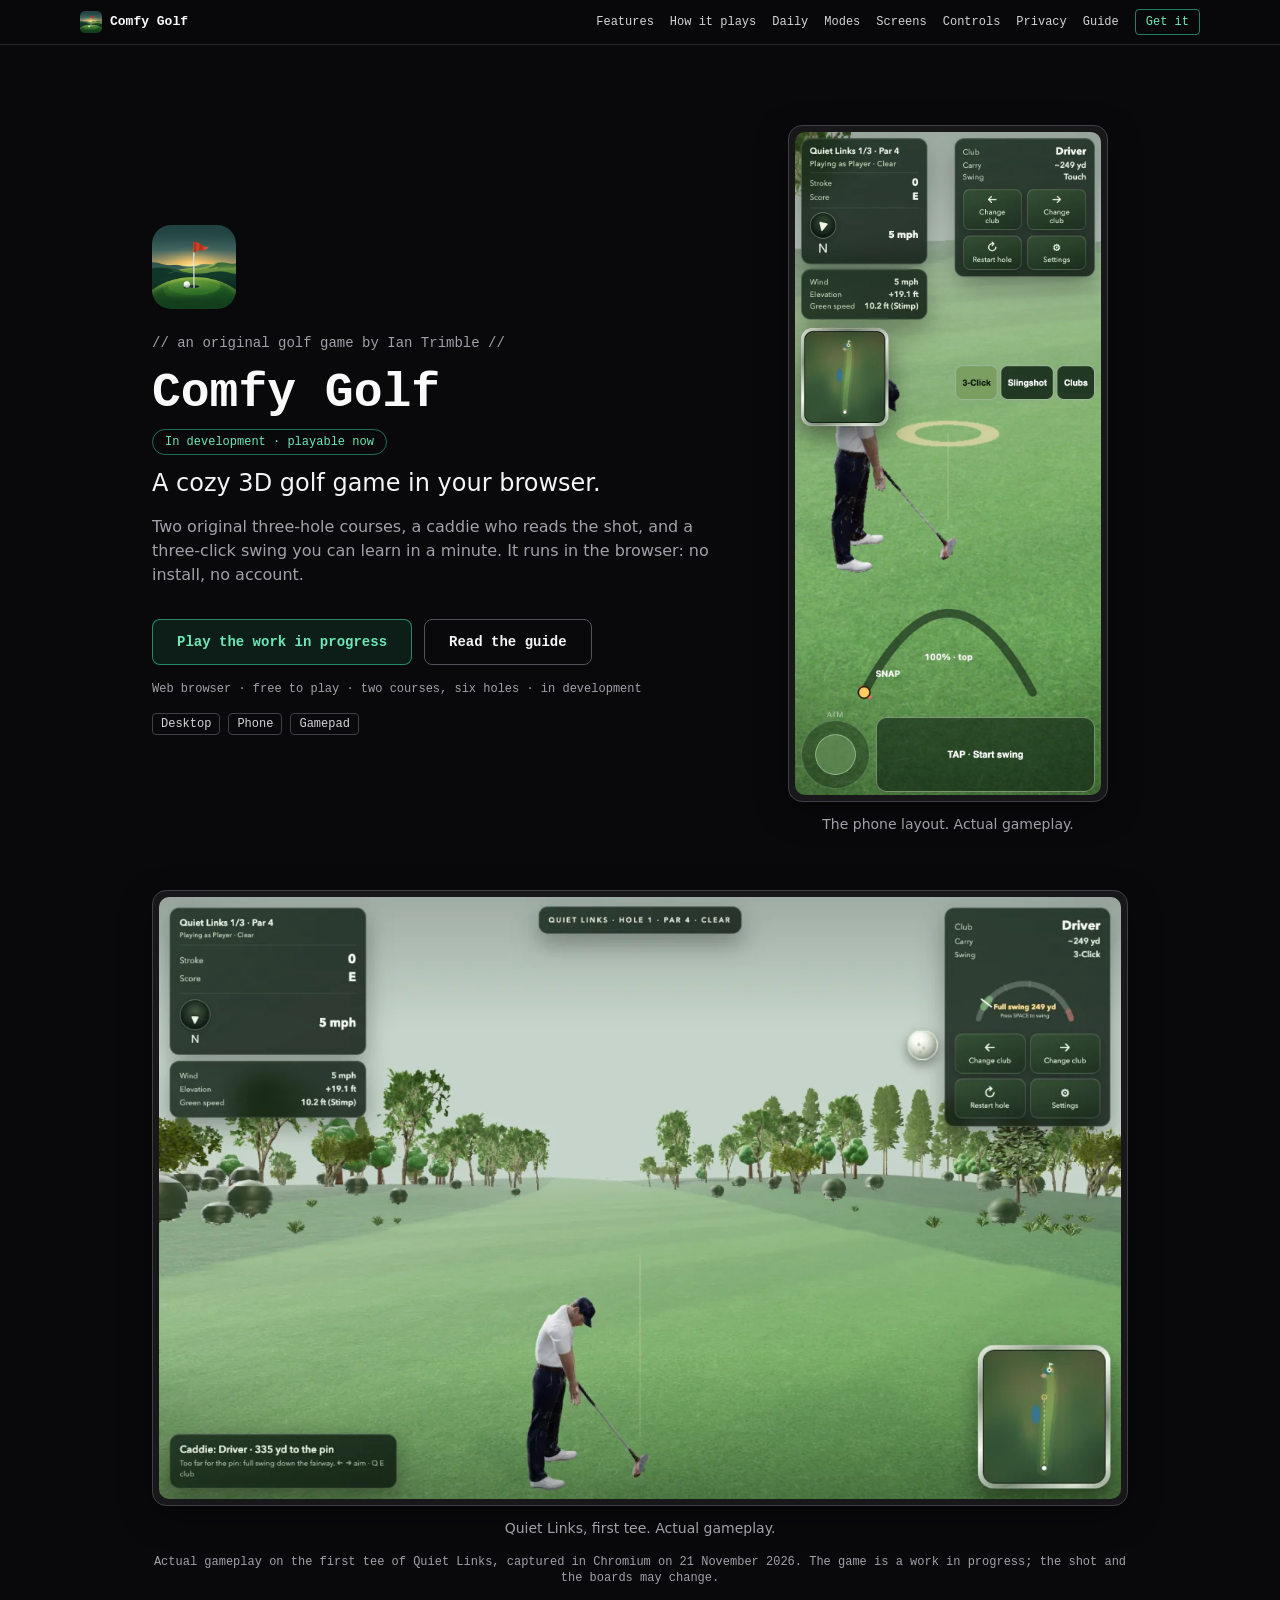
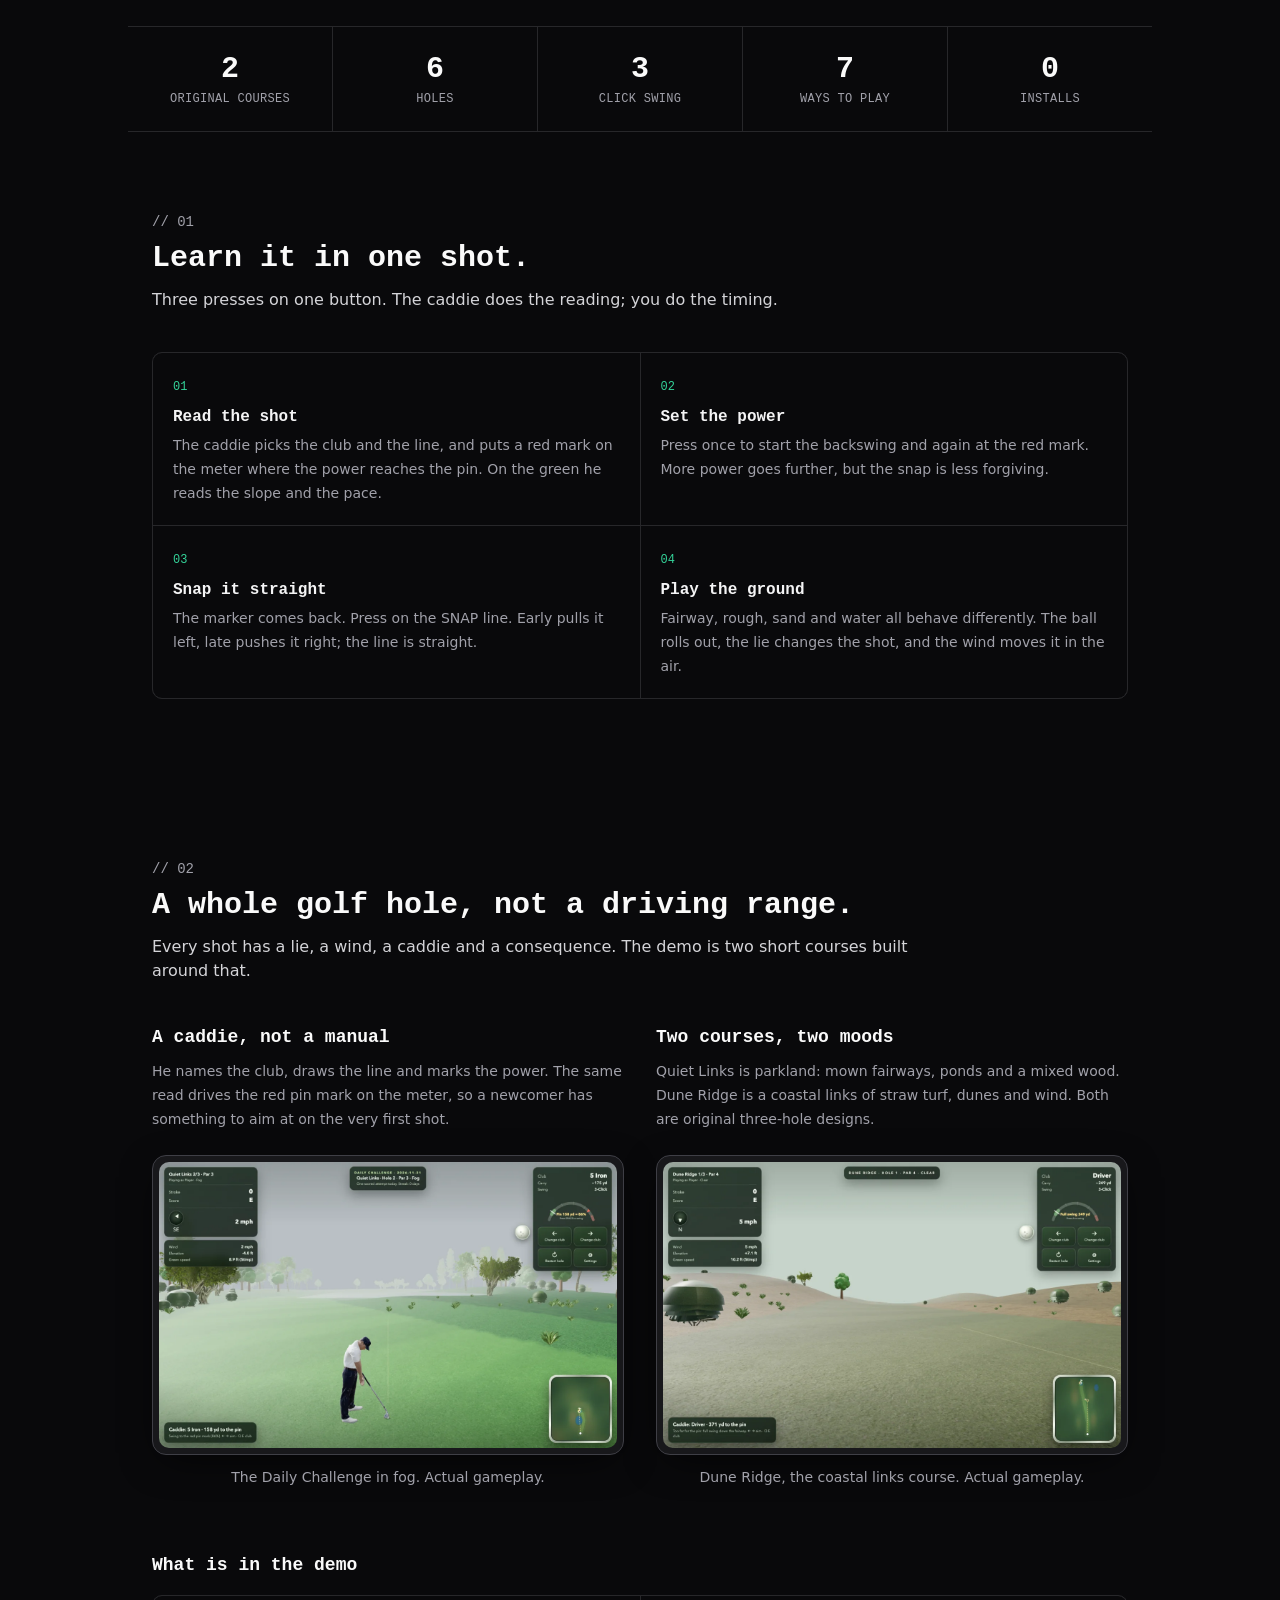
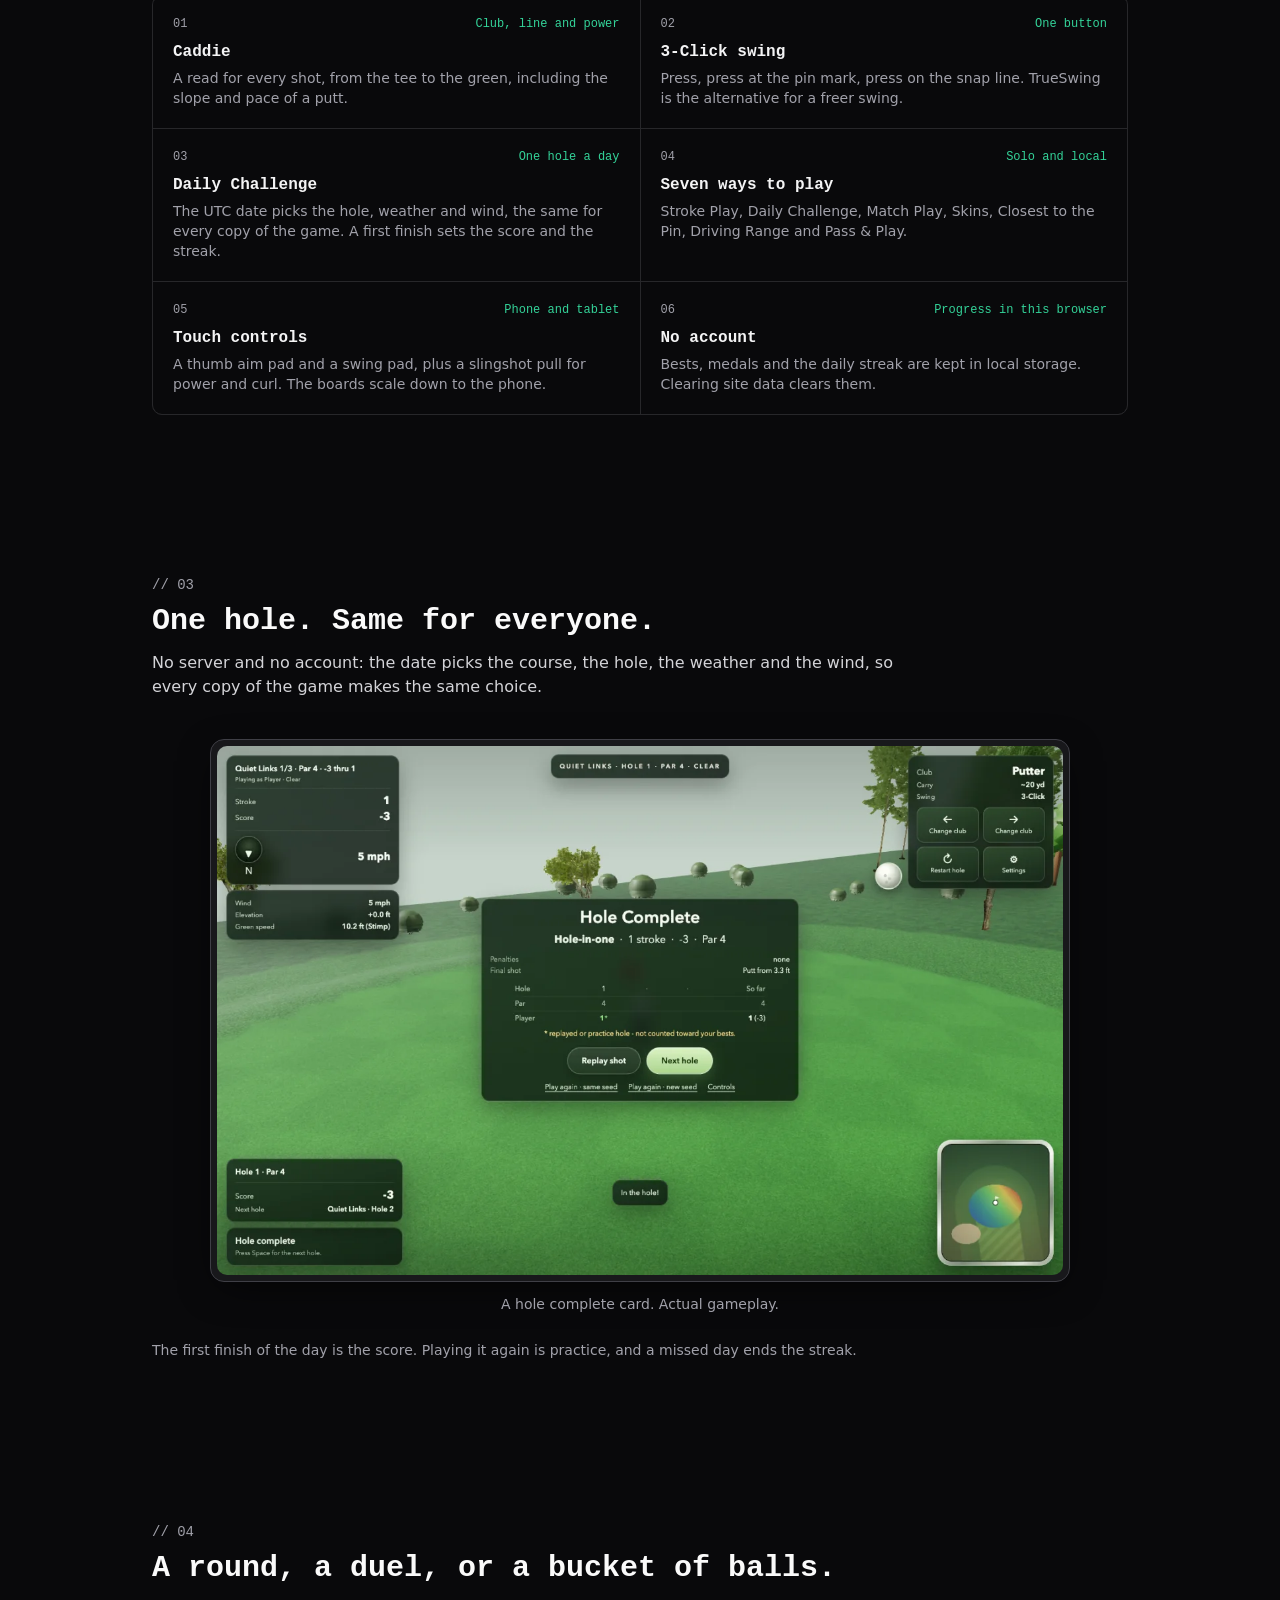
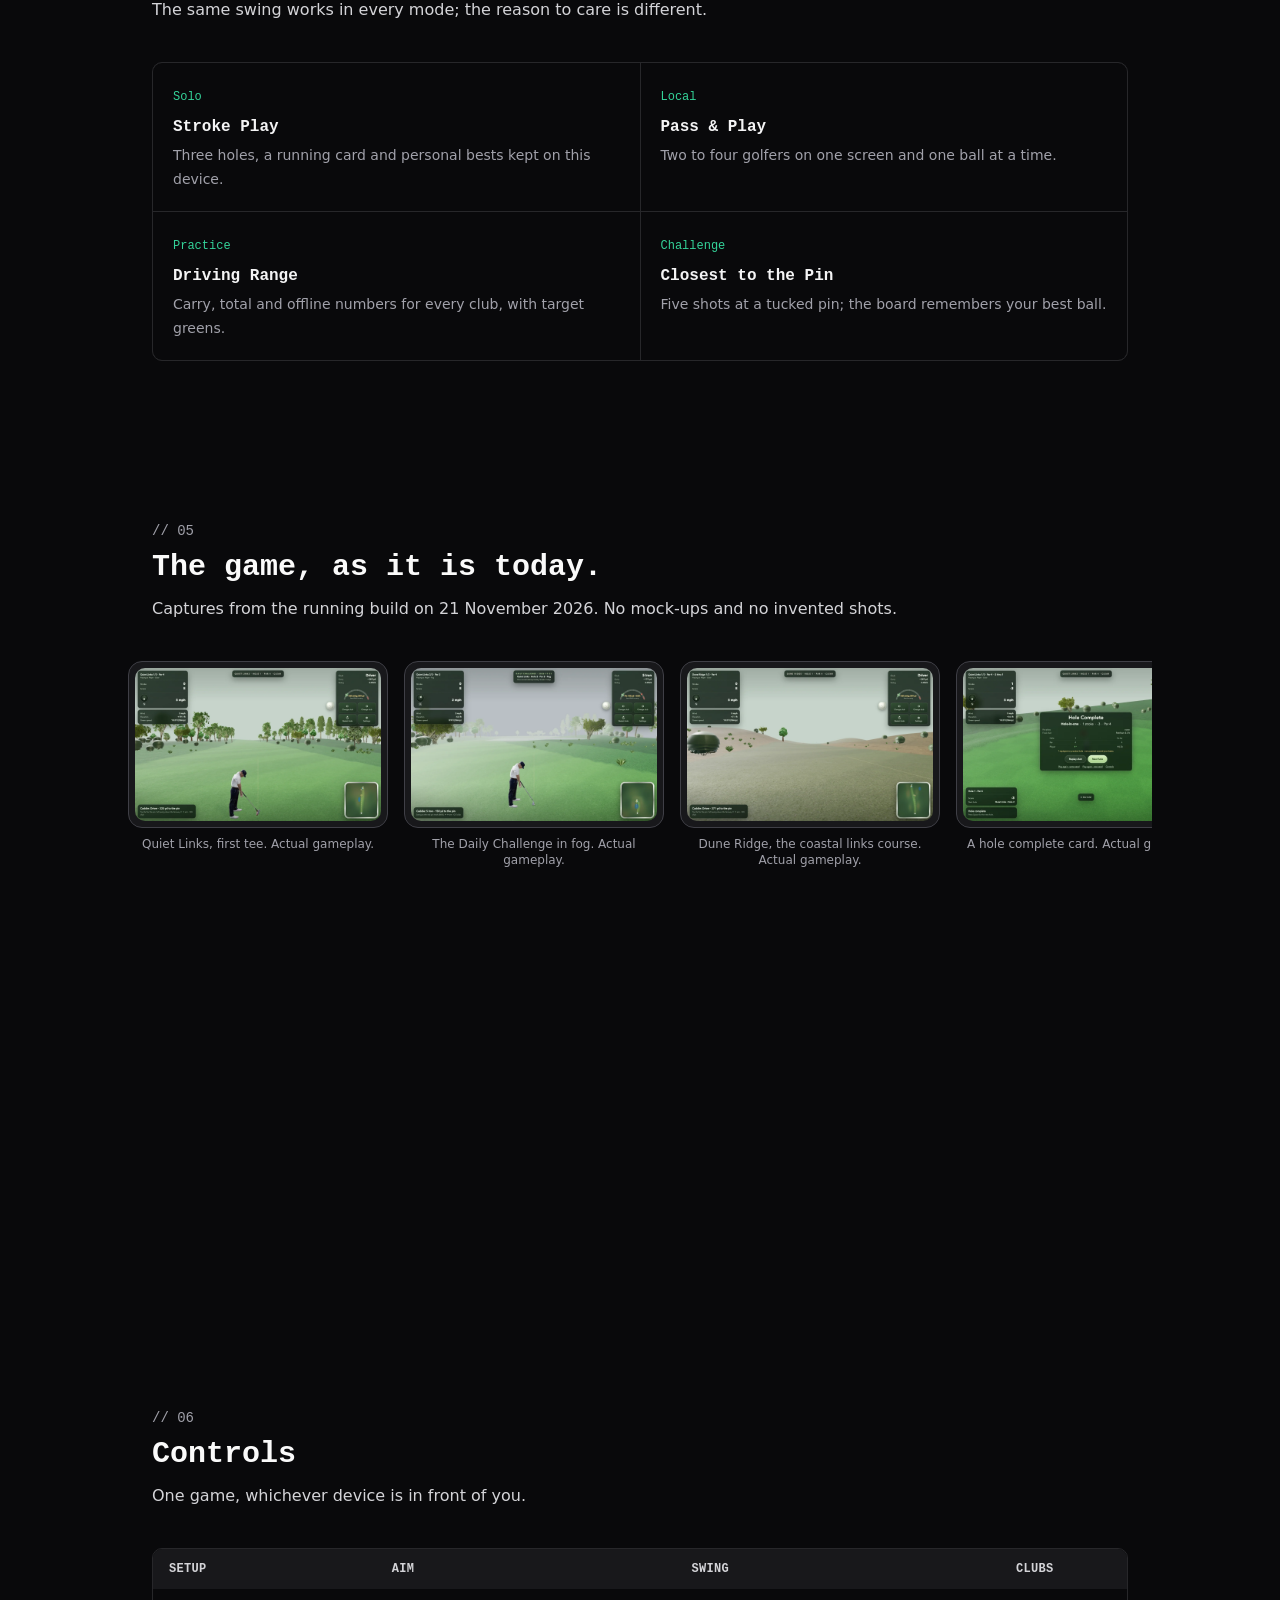
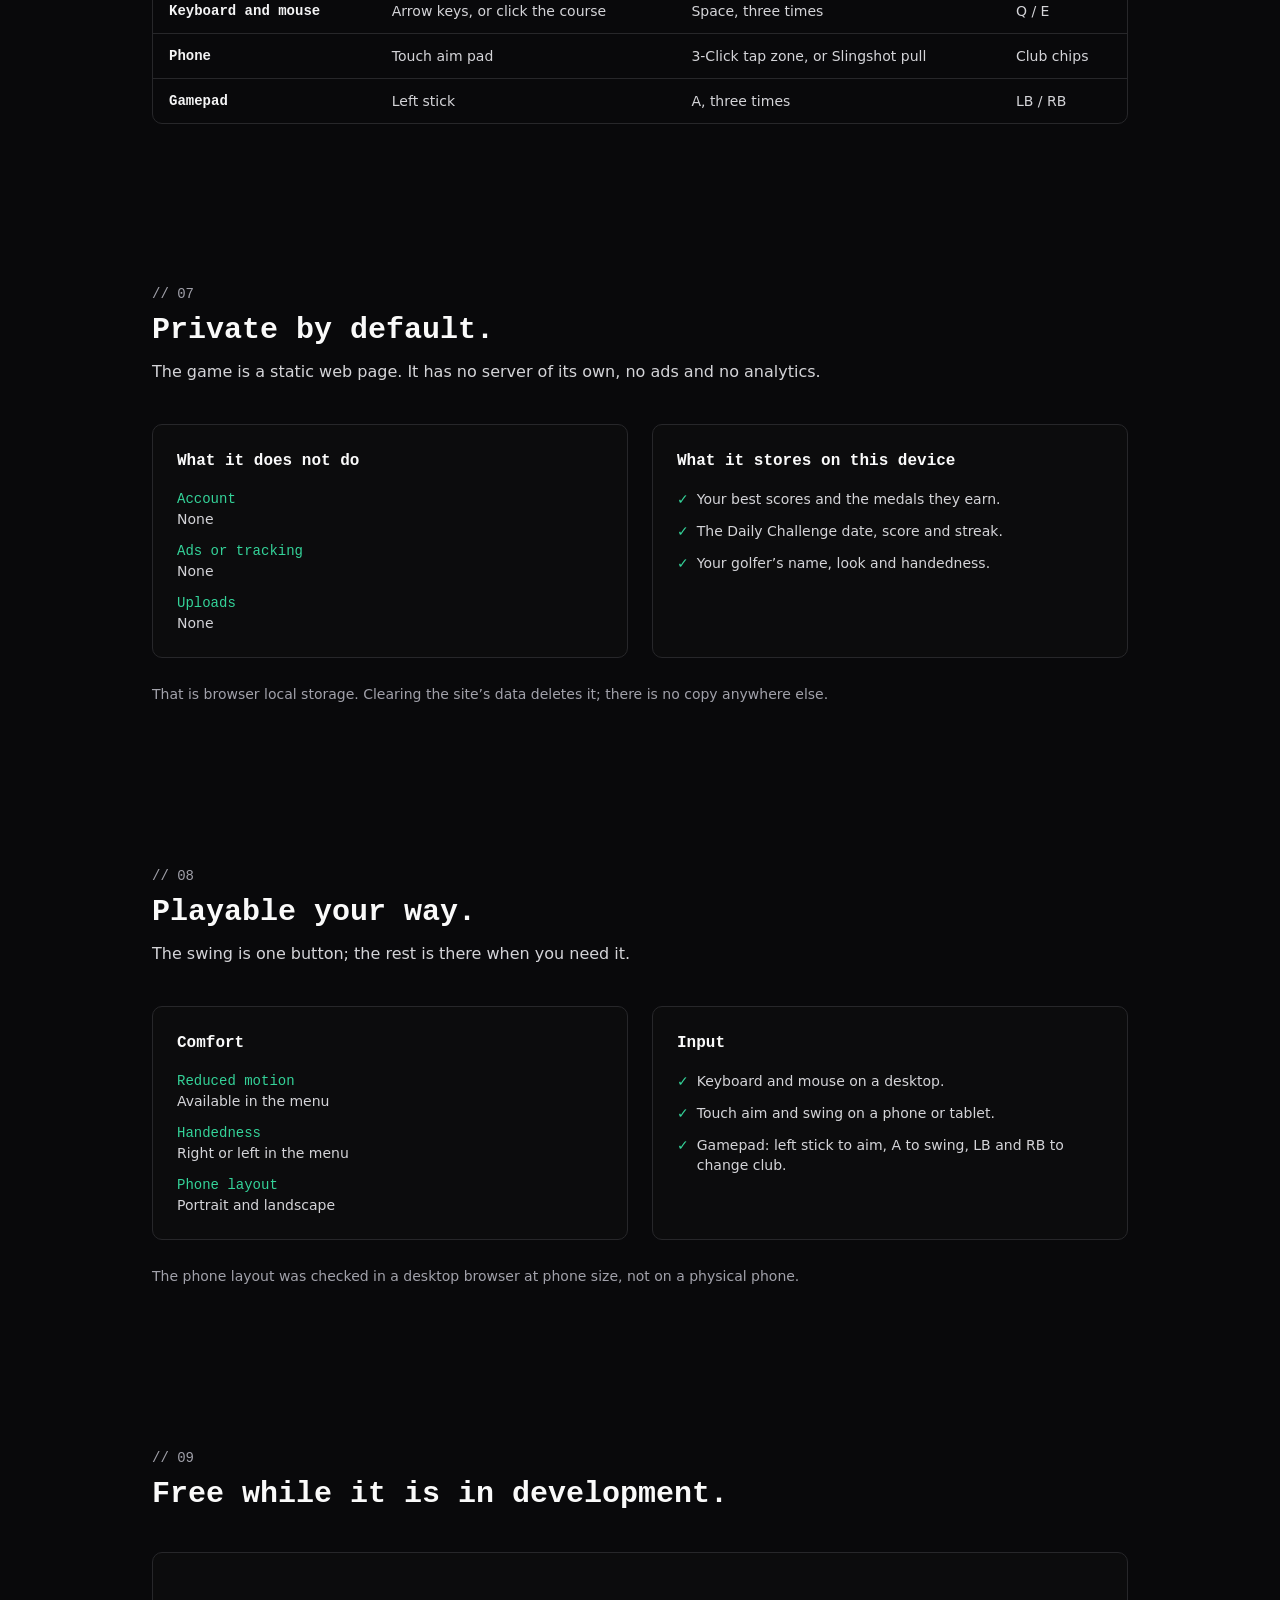
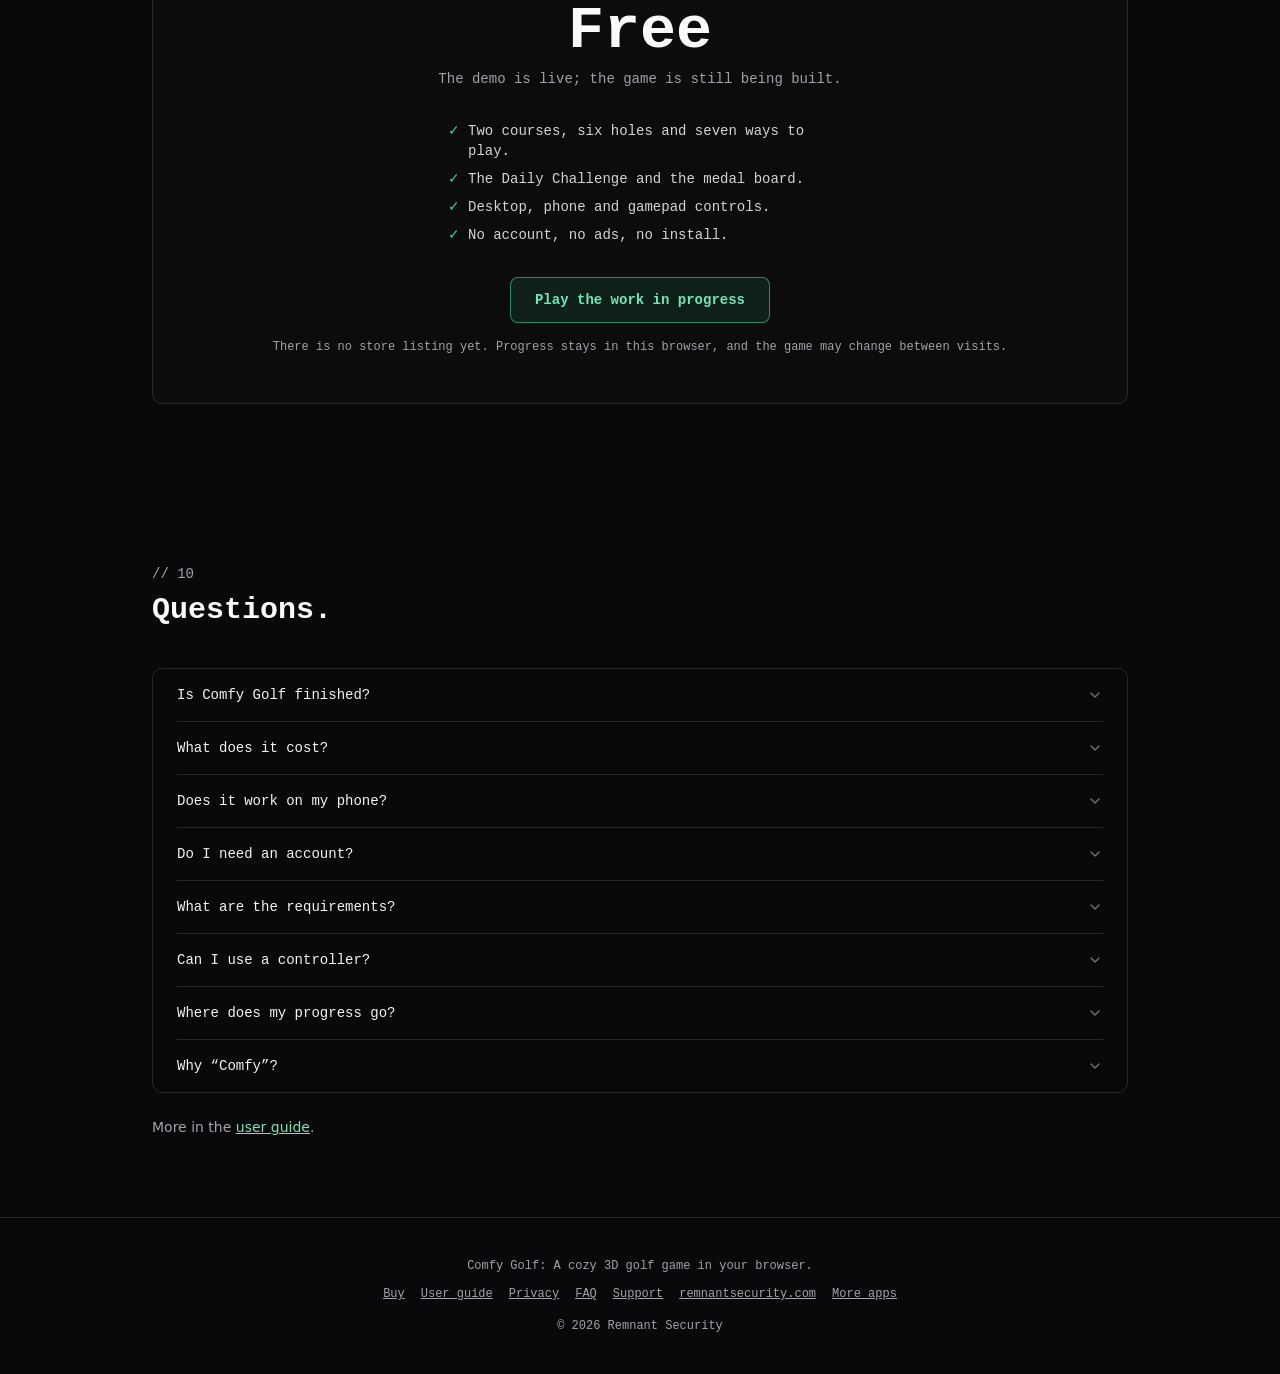
<file: index.html>
<!doctype html>
<html lang="en">
  <head>
    <meta charset="UTF-8" />
    <meta name="viewport" content="width=device-width, initial-scale=1.0, viewport-fit=cover" />
    <title>Comfy Golf: a cozy 3D browser golf game</title>
    <meta name="description" content="Comfy Golf is a work-in-progress 3D golf game you can play in the browser. Two original three-hole courses, a caddie who reads the shot, and a three-click swing. Free, no install, no account." />
    <link rel="canonical" href="https://comfygolf.remnantsecurity.com/" />
    <meta name="theme-color" content="#09090b" />
    <meta name="color-scheme" content="dark" />
    <link rel="icon" type="image/png" sizes="32x32" href="favicon.png" />
    <link rel="icon" type="image/png" sizes="512x512" href="icon-512.png" />
    <link rel="apple-touch-icon" href="apple-touch-icon.png" />

    <meta property="og:type" content="website" />
    <meta property="og:site_name" content="Remnant Security" />
    <meta property="og:url" content="https://comfygolf.remnantsecurity.com/" />
    <meta property="og:title" content="Comfy Golf: a cozy 3D browser golf game" />
    <meta property="og:description" content="Comfy Golf is a work-in-progress 3D golf game you can play in the browser. Two original three-hole courses, a caddie who reads the shot, and a three-click swing. Free, no install, no account." />
    <meta property="og:image" content="https://comfygolf.remnantsecurity.com/og-image.png" />
    <meta property="og:image:width" content="1200" />
    <meta property="og:image:height" content="630" />
    <meta property="og:image:alt" content="Comfy Golf app icon and name." />
    <meta name="twitter:card" content="summary_large_image" />
    <meta name="twitter:title" content="Comfy Golf: a cozy 3D browser golf game" />
    <meta name="twitter:description" content="A work-in-progress 3D browser golf game: two original courses, a caddie and a three-click swing. Free, no install." />
    <meta name="twitter:image" content="https://comfygolf.remnantsecurity.com/og-image.png" />
    <meta name="twitter:image:alt" content="Comfy Golf app icon and name." />

    <script type="application/ld+json">{"@context":"https://schema.org","@type":"VideoGame","name":"Comfy Golf","url":"https://comfygolf.remnantsecurity.com/","image":"https://comfygolf.remnantsecurity.com/og-image.png","applicationCategory":"GameApplication","operatingSystem":"Web browser (desktop, phone and gamepad)","description":"Comfy Golf is a work-in-progress 3D golf game you can play in the browser. Two original three-hole courses, a caddie who reads the shot, and a three-click swing. Free, no install, no account.","publisher":{"@type":"Organization","name":"Remnant Security","url":"https://remnantsecurity.com/"}}</script>
    <script type="module" crossorigin src="./assets/index-Dat_4XAk.js"></script>
    <link rel="stylesheet" crossorigin href="./assets/index-Dh9c6Lfe.css">
  <style>:root{--brand-300:110 231 183;--brand-400:52 211 153}</style></head>
  <body>
    <div id="root"><link rel="preload" as="image" href="icon-64.png"/><link rel="preload" as="image" href="icon-256.png"/><div class="min-h-screen bg-zinc-950 text-zinc-300 antialiased"><a href="#main" class="sr-only focus:not-sr-only focus:fixed focus:left-3 focus:top-3 focus:z-[60] focus:rounded focus:bg-zinc-100 focus:px-3 focus:py-2 focus:text-zinc-950 focus-visible:outline focus-visible:outline-2 focus-visible:outline-offset-2 focus-visible:outline-brand-300">Skip to content</a><header class="sticky top-0 z-50 border-b border-zinc-800 bg-zinc-950/90 backdrop-blur"><div class="mx-auto flex h-11 max-w-6xl items-center justify-between gap-4 px-4"><a href="#top" class="flex items-center gap-2 font-mono text-[13px] font-bold text-zinc-50 focus-visible:outline focus-visible:outline-2 focus-visible:outline-offset-2 focus-visible:outline-brand-300"><img src="icon-64.png" width="22" height="22" alt="" class="rounded-[5px]"/>Comfy Golf</a><nav aria-label="Primary" class="flex items-center gap-4 font-mono text-xs text-zinc-300"><a href="#features" class="hidden hover:text-white md:inline focus-visible:outline focus-visible:outline-2 focus-visible:outline-offset-2 focus-visible:outline-brand-300">Features</a><a href="#play" class="hidden hover:text-white md:inline focus-visible:outline focus-visible:outline-2 focus-visible:outline-offset-2 focus-visible:outline-brand-300">How it plays</a><a href="#daily" class="hidden hover:text-white md:inline focus-visible:outline focus-visible:outline-2 focus-visible:outline-offset-2 focus-visible:outline-brand-300">Daily</a><a href="#modes" class="hidden hover:text-white md:inline focus-visible:outline focus-visible:outline-2 focus-visible:outline-offset-2 focus-visible:outline-brand-300">Modes</a><a href="#screens" class="hidden hover:text-white md:inline focus-visible:outline focus-visible:outline-2 focus-visible:outline-offset-2 focus-visible:outline-brand-300">Screens</a><a href="#controls" class="hidden hover:text-white md:inline focus-visible:outline focus-visible:outline-2 focus-visible:outline-offset-2 focus-visible:outline-brand-300">Controls</a><a href="#privacy" class="hidden hover:text-white md:inline focus-visible:outline focus-visible:outline-2 focus-visible:outline-offset-2 focus-visible:outline-brand-300">Privacy</a><a href="guide/" class="hover:text-white focus-visible:outline focus-visible:outline-2 focus-visible:outline-offset-2 focus-visible:outline-brand-300">Guide</a><a href="#buy" class="rounded border border-brand-400/60 px-2.5 py-1 text-brand-300 hover:bg-brand-400/10 focus-visible:outline focus-visible:outline-2 focus-visible:outline-offset-2 focus-visible:outline-brand-300">Get it</a></nav></div></header><main id="main"><section id="top" class="mx-auto max-w-5xl px-4 pb-10 pt-14 sm:px-6 sm:pt-20"><div class="grid items-center gap-10 md:grid-cols-[1fr_minmax(0,360px)]"><div class="text-center md:text-left"><img src="icon-256.png" width="84" height="84" alt="Comfy Golf app icon" class="mx-auto rounded-[19px] md:mx-0"/><p class="mt-6 font-mono text-xs text-zinc-400 sm:text-sm">// an original golf game by Ian Trimble //</p><h1 class="mt-4 font-mono text-4xl font-bold leading-tight text-zinc-50 sm:text-5xl">Comfy Golf</h1><p class="mt-3 inline-block rounded-full border border-brand-400/50 px-3 py-1 font-mono text-xs text-brand-300">In development · playable now</p><p class="mt-3 text-xl text-zinc-100 sm:text-2xl">A cozy 3D golf game in your browser.</p><p class="mt-4 max-w-xl text-zinc-400 md:max-w-none">Two original three-hole courses, a caddie who reads the shot, and a three-click swing you can learn in a minute. It runs in the browser: no install, no account.</p><div class="mt-8 flex flex-wrap justify-center gap-3 md:justify-start"><a href="play/" class="inline-block rounded-md border border-brand-400/60 bg-brand-400/10 px-6 py-3 font-mono text-sm font-semibold text-brand-300  transition hover:bg-brand-400/20 focus-visible:outline focus-visible:outline-2 focus-visible:outline-offset-2 focus-visible:outline-brand-300">Play the work in progress</a><a href="guide/" class="inline-block rounded-md border border-zinc-600 px-6 py-3 font-mono text-sm font-semibold text-zinc-100 transition hover:border-zinc-400 hover:bg-zinc-800 focus-visible:outline focus-visible:outline-2 focus-visible:outline-offset-2 focus-visible:outline-brand-300 ">Read the guide</a></div><p class="mt-4 font-mono text-xs text-zinc-400">Web browser · free to play · two courses, six holes · in development</p><ul class="mt-4 flex flex-wrap justify-center gap-2 md:justify-start" aria-label="Platforms"><li class="rounded border border-zinc-700 px-2 py-0.5 font-mono text-xs text-zinc-300">Desktop</li><li class="rounded border border-zinc-700 px-2 py-0.5 font-mono text-xs text-zinc-300">Phone</li><li class="rounded border border-zinc-700 px-2 py-0.5 font-mono text-xs text-zinc-300">Gamepad</li></ul></div><figure class="m-0 mx-auto w-full max-w-[320px]"><div class="overflow-hidden rounded-xl border border-zinc-700 bg-zinc-900 p-1.5 shadow-[0_10px_40px_-12px_rgba(0,0,0,0.8)]"><img src="screens/phone-tee.webp" width="393" height="852" loading="lazy" decoding="async" alt="Comfy Golf in a 393 by 852 phone viewport: two score boards, the compass, the round minimap and the touch swing controls." style="aspect-ratio:393 / 852" class="block h-auto w-full rounded-lg object-contain"/></div><figcaption class="mt-3 text-center text-sm text-zinc-400">The phone layout. Actual gameplay.</figcaption></figure></div><div class="mt-14"><figure class="m-0 "><div class="overflow-hidden rounded-xl border border-zinc-700 bg-zinc-900 p-1.5 shadow-[0_10px_40px_-12px_rgba(0,0,0,0.8)]"><img src="screens/desktop-tee.webp" width="1280" height="800" loading="lazy" decoding="async" alt="Comfy Golf on a desktop browser at the first tee of Quiet Links: the score boards, wind rose and arc meter around a fairway lined with trees." style="aspect-ratio:1280 / 800" class="block h-auto w-full rounded-lg object-contain"/></div><figcaption class="mt-3 text-center text-sm text-zinc-400">Quiet Links, first tee. Actual gameplay.</figcaption></figure><p class="mt-4 text-center font-mono text-xs text-zinc-400">Actual gameplay on the first tee of Quiet Links, captured in Chromium on 21 November 2026. The game is a work in progress; the shot and the boards may change.</p></div></section><dl class="mx-auto grid max-w-5xl grid-cols-2 gap-px overflow-hidden border-y border-zinc-800 bg-zinc-800 px-0 sm:grid-cols-3 md:grid-cols-5"><div class="bg-zinc-950 px-4 py-6 text-center"><dd class="font-mono text-3xl font-bold text-zinc-50">2</dd><dt class="mt-1 font-mono text-xs uppercase tracking-wide text-zinc-400">Original courses</dt></div><div class="bg-zinc-950 px-4 py-6 text-center"><dd class="font-mono text-3xl font-bold text-zinc-50">6</dd><dt class="mt-1 font-mono text-xs uppercase tracking-wide text-zinc-400">Holes</dt></div><div class="bg-zinc-950 px-4 py-6 text-center"><dd class="font-mono text-3xl font-bold text-zinc-50">3</dd><dt class="mt-1 font-mono text-xs uppercase tracking-wide text-zinc-400">Click swing</dt></div><div class="bg-zinc-950 px-4 py-6 text-center"><dd class="font-mono text-3xl font-bold text-zinc-50">7</dd><dt class="mt-1 font-mono text-xs uppercase tracking-wide text-zinc-400">Ways to play</dt></div><div class="bg-zinc-950 px-4 py-6 text-center"><dd class="font-mono text-3xl font-bold text-zinc-50">0</dd><dt class="mt-1 font-mono text-xs uppercase tracking-wide text-zinc-400">Installs</dt></div></dl><section id="play" aria-labelledby="play-h" class="mx-auto max-w-5xl scroll-mt-14 px-4 py-16 sm:px-6 sm:py-20"><p class="font-mono text-sm text-zinc-400" aria-hidden="true">// <!-- -->01</p><h2 id="play-h" class="mt-2 font-mono text-2xl font-bold text-zinc-50 sm:text-3xl">Learn it in one shot.</h2><p class="mt-3 max-w-3xl text-zinc-300">Three presses on one button. The caddie does the reading; you do the timing.</p><div class="mt-10"><ol class="grid gap-px overflow-hidden rounded-lg border border-zinc-800 bg-zinc-800 sm:grid-cols-2"><li class="bg-zinc-950 p-5"><span class="font-mono text-xs text-brand-400" aria-hidden="true">01</span><h3 class="mt-2 font-mono text-base font-semibold text-zinc-100">Read the shot</h3><p class="mt-1 text-sm leading-6 text-zinc-400">The caddie picks the club and the line, and puts a red mark on the meter where the power reaches the pin. On the green he reads the slope and the pace.</p></li><li class="bg-zinc-950 p-5"><span class="font-mono text-xs text-brand-400" aria-hidden="true">02</span><h3 class="mt-2 font-mono text-base font-semibold text-zinc-100">Set the power</h3><p class="mt-1 text-sm leading-6 text-zinc-400">Press once to start the backswing and again at the red mark. More power goes further, but the snap is less forgiving.</p></li><li class="bg-zinc-950 p-5"><span class="font-mono text-xs text-brand-400" aria-hidden="true">03</span><h3 class="mt-2 font-mono text-base font-semibold text-zinc-100">Snap it straight</h3><p class="mt-1 text-sm leading-6 text-zinc-400">The marker comes back. Press on the SNAP line. Early pulls it left, late pushes it right; the line is straight.</p></li><li class="bg-zinc-950 p-5"><span class="font-mono text-xs text-brand-400" aria-hidden="true">04</span><h3 class="mt-2 font-mono text-base font-semibold text-zinc-100">Play the ground</h3><p class="mt-1 text-sm leading-6 text-zinc-400">Fairway, rough, sand and water all behave differently. The ball rolls out, the lie changes the shot, and the wind moves it in the air.</p></li></ol></div></section><section id="features" aria-labelledby="features-h" class="mx-auto max-w-5xl scroll-mt-14 px-4 py-16 sm:px-6 sm:py-20"><p class="font-mono text-sm text-zinc-400" aria-hidden="true">// <!-- -->02</p><h2 id="features-h" class="mt-2 font-mono text-2xl font-bold text-zinc-50 sm:text-3xl">A whole golf hole, not a driving range.</h2><p class="mt-3 max-w-3xl text-zinc-300">Every shot has a lie, a wind, a caddie and a consequence. The demo is two short courses built around that.</p><div class="mt-10"><div class="grid gap-8 md:grid-cols-2"><div><h3 class="font-mono text-lg font-semibold text-zinc-50">A caddie, not a manual</h3><p class="mt-2 text-sm leading-6 text-zinc-400">He names the club, draws the line and marks the power. The same read drives the red pin mark on the meter, so a newcomer has something to aim at on the very first shot.</p><figure class="m-0 mt-6"><div class="overflow-hidden rounded-xl border border-zinc-700 bg-zinc-900 p-1.5 shadow-[0_10px_40px_-12px_rgba(0,0,0,0.8)]"><img src="screens/daily.webp" width="1280" height="800" loading="lazy" decoding="async" alt="The Daily Challenge on Quiet Links hole 2 in fog, with the daily banner, the caddie line and the red pin mark on the arc meter." style="aspect-ratio:1280 / 800" class="block h-auto w-full rounded-lg object-contain"/></div><figcaption class="mt-3 text-center text-sm text-zinc-400">The Daily Challenge in fog. Actual gameplay.</figcaption></figure></div><div><h3 class="font-mono text-lg font-semibold text-zinc-50">Two courses, two moods</h3><p class="mt-2 text-sm leading-6 text-zinc-400">Quiet Links is parkland: mown fairways, ponds and a mixed wood. Dune Ridge is a coastal links of straw turf, dunes and wind. Both are original three-hole designs.</p><figure class="m-0 mt-6"><div class="overflow-hidden rounded-xl border border-zinc-700 bg-zinc-900 p-1.5 shadow-[0_10px_40px_-12px_rgba(0,0,0,0.8)]"><img src="screens/links-tee.webp" width="1280" height="800" loading="lazy" decoding="async" alt="Dune Ridge first tee: straw-coloured links turf, low dunes and the same score boards and arc meter." style="aspect-ratio:1280 / 800" class="block h-auto w-full rounded-lg object-contain"/></div><figcaption class="mt-3 text-center text-sm text-zinc-400">Dune Ridge, the coastal links course. Actual gameplay.</figcaption></figure></div></div><h3 class="mb-4 mt-16 font-mono text-lg font-semibold text-zinc-50">What is in the demo</h3><div class="grid grid-cols-1 gap-px overflow-hidden rounded-lg border border-zinc-800 bg-zinc-800 sm:grid-cols-2"><div class="bg-zinc-950 p-5"><div class="flex items-baseline justify-between gap-3"><span class="font-mono text-xs text-zinc-400" aria-hidden="true">01</span><span class="text-right font-mono text-xs text-brand-400">Club, line and power</span></div><h4 class="mt-2 font-mono text-base font-semibold text-zinc-100">Caddie</h4><p class="mt-1 text-sm text-zinc-400">A read for every shot, from the tee to the green, including the slope and pace of a putt.</p></div><div class="bg-zinc-950 p-5"><div class="flex items-baseline justify-between gap-3"><span class="font-mono text-xs text-zinc-400" aria-hidden="true">02</span><span class="text-right font-mono text-xs text-brand-400">One button</span></div><h4 class="mt-2 font-mono text-base font-semibold text-zinc-100">3-Click swing</h4><p class="mt-1 text-sm text-zinc-400">Press, press at the pin mark, press on the snap line. TrueSwing is the alternative for a freer swing.</p></div><div class="bg-zinc-950 p-5"><div class="flex items-baseline justify-between gap-3"><span class="font-mono text-xs text-zinc-400" aria-hidden="true">03</span><span class="text-right font-mono text-xs text-brand-400">One hole a day</span></div><h4 class="mt-2 font-mono text-base font-semibold text-zinc-100">Daily Challenge</h4><p class="mt-1 text-sm text-zinc-400">The UTC date picks the hole, weather and wind, the same for every copy of the game. A first finish sets the score and the streak.</p></div><div class="bg-zinc-950 p-5"><div class="flex items-baseline justify-between gap-3"><span class="font-mono text-xs text-zinc-400" aria-hidden="true">04</span><span class="text-right font-mono text-xs text-brand-400">Solo and local</span></div><h4 class="mt-2 font-mono text-base font-semibold text-zinc-100">Seven ways to play</h4><p class="mt-1 text-sm text-zinc-400">Stroke Play, Daily Challenge, Match Play, Skins, Closest to the Pin, Driving Range and Pass &amp; Play.</p></div><div class="bg-zinc-950 p-5"><div class="flex items-baseline justify-between gap-3"><span class="font-mono text-xs text-zinc-400" aria-hidden="true">05</span><span class="text-right font-mono text-xs text-brand-400">Phone and tablet</span></div><h4 class="mt-2 font-mono text-base font-semibold text-zinc-100">Touch controls</h4><p class="mt-1 text-sm text-zinc-400">A thumb aim pad and a swing pad, plus a slingshot pull for power and curl. The boards scale down to the phone.</p></div><div class="bg-zinc-950 p-5"><div class="flex items-baseline justify-between gap-3"><span class="font-mono text-xs text-zinc-400" aria-hidden="true">06</span><span class="text-right font-mono text-xs text-brand-400">Progress in this browser</span></div><h4 class="mt-2 font-mono text-base font-semibold text-zinc-100">No account</h4><p class="mt-1 text-sm text-zinc-400">Bests, medals and the daily streak are kept in local storage. Clearing site data clears them.</p></div></div></div></section><section id="daily" aria-labelledby="daily-h" class="mx-auto max-w-5xl scroll-mt-14 px-4 py-16 sm:px-6 sm:py-20"><p class="font-mono text-sm text-zinc-400" aria-hidden="true">// <!-- -->03</p><h2 id="daily-h" class="mt-2 font-mono text-2xl font-bold text-zinc-50 sm:text-3xl">One hole. Same for everyone.</h2><p class="mt-3 max-w-3xl text-zinc-300">No server and no account: the date picks the course, the hole, the weather and the wind, so every copy of the game makes the same choice.</p><div class="mt-10"><figure class="m-0 mx-auto mt-10 w-full" style="max-width:860px"><div class="overflow-hidden rounded-xl border border-zinc-700 bg-zinc-900 p-1.5 shadow-[0_10px_40px_-12px_rgba(0,0,0,0.8)]"><img src="screens/result.webp" width="1280" height="800" loading="lazy" decoding="async" alt="A hole complete card over the green: hole-in-one, one stroke, and the bottom-left summary with the next hole." style="aspect-ratio:1280 / 800" class="block h-auto w-full rounded-lg object-contain"/></div><figcaption class="mt-3 text-center text-sm text-zinc-400">A hole complete card. Actual gameplay.</figcaption></figure><p class="mt-6 max-w-3xl text-sm leading-6 text-zinc-400">The first finish of the day is the score. Playing it again is practice, and a missed day ends the streak.</p></div></section><section id="modes" aria-labelledby="modes-h" class="mx-auto max-w-5xl scroll-mt-14 px-4 py-16 sm:px-6 sm:py-20"><p class="font-mono text-sm text-zinc-400" aria-hidden="true">// <!-- -->04</p><h2 id="modes-h" class="mt-2 font-mono text-2xl font-bold text-zinc-50 sm:text-3xl">A round, a duel, or a bucket of balls.</h2><p class="mt-3 max-w-3xl text-zinc-300">The same swing works in every mode; the reason to care is different.</p><div class="mt-10"><div class="grid gap-px overflow-hidden rounded-lg border border-zinc-800 bg-zinc-800 sm:grid-cols-2"><div class="bg-zinc-950 p-5"><span class="font-mono text-xs text-brand-400">Solo</span><h3 class="mt-2 font-mono text-base font-semibold text-zinc-100">Stroke Play</h3><p class="mt-1 text-sm leading-6 text-zinc-400">Three holes, a running card and personal bests kept on this device.</p></div><div class="bg-zinc-950 p-5"><span class="font-mono text-xs text-brand-400">Local</span><h3 class="mt-2 font-mono text-base font-semibold text-zinc-100">Pass &amp; Play</h3><p class="mt-1 text-sm leading-6 text-zinc-400">Two to four golfers on one screen and one ball at a time.</p></div><div class="bg-zinc-950 p-5"><span class="font-mono text-xs text-brand-400">Practice</span><h3 class="mt-2 font-mono text-base font-semibold text-zinc-100">Driving Range</h3><p class="mt-1 text-sm leading-6 text-zinc-400">Carry, total and offline numbers for every club, with target greens.</p></div><div class="bg-zinc-950 p-5"><span class="font-mono text-xs text-brand-400">Challenge</span><h3 class="mt-2 font-mono text-base font-semibold text-zinc-100">Closest to the Pin</h3><p class="mt-1 text-sm leading-6 text-zinc-400">Five shots at a tucked pin; the board remembers your best ball.</p></div></div></div></section><section id="screens" aria-labelledby="screens-h" class="mx-auto max-w-5xl scroll-mt-14 px-4 py-16 sm:px-6 sm:py-20"><p class="font-mono text-sm text-zinc-400" aria-hidden="true">// <!-- -->05</p><h2 id="screens-h" class="mt-2 font-mono text-2xl font-bold text-zinc-50 sm:text-3xl">The game, as it is today.</h2><p class="mt-3 max-w-3xl text-zinc-300">Captures from the running build on 21 November 2026. No mock-ups and no invented shots.</p><div class="mt-10"><div role="region" aria-label="The game, as it is today." tabindex="0" class="-mx-4 flex snap-x snap-mandatory gap-4 overflow-x-auto px-4 pb-4 focus-visible:outline focus-visible:outline-2 focus-visible:outline-offset-2 focus-visible:outline-brand-300 sm:-mx-6 sm:px-6"><figure class="m-0 w-[220px] shrink-0 snap-start sm:w-[260px]"><div class="overflow-hidden rounded-xl border border-zinc-700 bg-zinc-900 p-1.5"><img src="screens/desktop-tee.webp" width="1280" height="800" loading="lazy" decoding="async" alt="Comfy Golf on a desktop browser at the first tee of Quiet Links: the score boards, wind rose and arc meter around a fairway lined with trees." style="aspect-ratio:1280 / 800" class="block h-auto w-full rounded-lg object-cover"/></div><figcaption class="mt-2 text-center text-xs text-zinc-400">Quiet Links, first tee. Actual gameplay.</figcaption></figure><figure class="m-0 w-[220px] shrink-0 snap-start sm:w-[260px]"><div class="overflow-hidden rounded-xl border border-zinc-700 bg-zinc-900 p-1.5"><img src="screens/daily.webp" width="1280" height="800" loading="lazy" decoding="async" alt="The Daily Challenge on Quiet Links hole 2 in fog, with the daily banner, the caddie line and the red pin mark on the arc meter." style="aspect-ratio:1280 / 800" class="block h-auto w-full rounded-lg object-cover"/></div><figcaption class="mt-2 text-center text-xs text-zinc-400">The Daily Challenge in fog. Actual gameplay.</figcaption></figure><figure class="m-0 w-[220px] shrink-0 snap-start sm:w-[260px]"><div class="overflow-hidden rounded-xl border border-zinc-700 bg-zinc-900 p-1.5"><img src="screens/links-tee.webp" width="1280" height="800" loading="lazy" decoding="async" alt="Dune Ridge first tee: straw-coloured links turf, low dunes and the same score boards and arc meter." style="aspect-ratio:1280 / 800" class="block h-auto w-full rounded-lg object-cover"/></div><figcaption class="mt-2 text-center text-xs text-zinc-400">Dune Ridge, the coastal links course. Actual gameplay.</figcaption></figure><figure class="m-0 w-[220px] shrink-0 snap-start sm:w-[260px]"><div class="overflow-hidden rounded-xl border border-zinc-700 bg-zinc-900 p-1.5"><img src="screens/result.webp" width="1280" height="800" loading="lazy" decoding="async" alt="A hole complete card over the green: hole-in-one, one stroke, and the bottom-left summary with the next hole." style="aspect-ratio:1280 / 800" class="block h-auto w-full rounded-lg object-cover"/></div><figcaption class="mt-2 text-center text-xs text-zinc-400">A hole complete card. Actual gameplay.</figcaption></figure><figure class="m-0 w-[220px] shrink-0 snap-start sm:w-[260px]"><div class="overflow-hidden rounded-xl border border-zinc-700 bg-zinc-900 p-1.5"><img src="screens/phone-tee.webp" width="393" height="852" loading="lazy" decoding="async" alt="Comfy Golf in a 393 by 852 phone viewport: two score boards, the compass, the round minimap and the touch swing controls." style="aspect-ratio:393 / 852" class="block h-auto w-full rounded-lg object-cover"/></div><figcaption class="mt-2 text-center text-xs text-zinc-400">The phone layout. Actual gameplay.</figcaption></figure><figure class="m-0 w-[220px] shrink-0 snap-start sm:w-[260px]"><div class="overflow-hidden rounded-xl border border-zinc-700 bg-zinc-900 p-1.5"><img src="screens/phone-green.webp" width="393" height="852" loading="lazy" decoding="async" alt="The phone view on the green: the minimap has closed in on a blue-to-red height map of the putting surface." style="aspect-ratio:393 / 852" class="block h-auto w-full rounded-lg object-cover"/></div><figcaption class="mt-2 text-center text-xs text-zinc-400">The green map, close up. Actual gameplay.</figcaption></figure></div></div></section><section id="controls" aria-labelledby="controls-h" class="mx-auto max-w-5xl scroll-mt-14 px-4 py-16 sm:px-6 sm:py-20"><p class="font-mono text-sm text-zinc-400" aria-hidden="true">// <!-- -->06</p><h2 id="controls-h" class="mt-2 font-mono text-2xl font-bold text-zinc-50 sm:text-3xl">Controls</h2><p class="mt-3 max-w-3xl text-zinc-300">One game, whichever device is in front of you.</p><div class="mt-10"><div class="overflow-x-auto rounded-lg border border-zinc-800" role="region" aria-label="Controls" tabindex="0"><table class="w-full text-left text-sm"><thead class="bg-zinc-900 font-mono text-xs uppercase tracking-wide text-zinc-300"><tr><th scope="col" class="px-4 py-3">Setup</th><th scope="col" class="px-4 py-3">Aim</th><th scope="col" class="px-4 py-3">Swing</th><th scope="col" class="px-4 py-3">Clubs</th></tr></thead><tbody class="divide-y divide-zinc-800 text-zinc-300"><tr><th scope="row" class="px-4 py-3 font-mono font-semibold text-zinc-100">Keyboard and mouse</th><td class="px-4 py-3">Arrow keys, or click the course</td><td class="px-4 py-3">Space, three times</td><td class="px-4 py-3">Q / E</td></tr><tr><th scope="row" class="px-4 py-3 font-mono font-semibold text-zinc-100">Phone</th><td class="px-4 py-3">Touch aim pad</td><td class="px-4 py-3">3-Click tap zone, or Slingshot pull</td><td class="px-4 py-3">Club chips</td></tr><tr><th scope="row" class="px-4 py-3 font-mono font-semibold text-zinc-100">Gamepad</th><td class="px-4 py-3">Left stick</td><td class="px-4 py-3">A, three times</td><td class="px-4 py-3">LB / RB</td></tr></tbody></table></div></div></section><section id="privacy" aria-labelledby="privacy-h" class="mx-auto max-w-5xl scroll-mt-14 px-4 py-16 sm:px-6 sm:py-20"><p class="font-mono text-sm text-zinc-400" aria-hidden="true">// <!-- -->07</p><h2 id="privacy-h" class="mt-2 font-mono text-2xl font-bold text-zinc-50 sm:text-3xl">Private by default.</h2><p class="mt-3 max-w-3xl text-zinc-300">The game is a static web page. It has no server of its own, no ads and no analytics.</p><div class="mt-10"><div class="grid gap-6 md:grid-cols-2"><div class="rounded-lg border border-zinc-800 bg-[#0c0c0d] p-6"><h3 class="font-mono text-base font-semibold text-zinc-50">What it does not do</h3><dl class="mt-4 space-y-3 text-sm"><div><dt class="font-mono text-brand-400">Account</dt><dd class="text-zinc-300">None</dd></div><div><dt class="font-mono text-brand-400">Ads or tracking</dt><dd class="text-zinc-300">None</dd></div><div><dt class="font-mono text-brand-400">Uploads</dt><dd class="text-zinc-300">None</dd></div></dl></div><div class="rounded-lg border border-zinc-800 bg-[#0c0c0d] p-6"><h3 class="font-mono text-base font-semibold text-zinc-50">What it stores on this device</h3><ul class="mt-4 space-y-3 text-sm text-zinc-300"><li class="flex gap-2"><span class="text-brand-400" aria-hidden="true">✓</span><span>Your best scores and the medals they earn.</span></li><li class="flex gap-2"><span class="text-brand-400" aria-hidden="true">✓</span><span>The Daily Challenge date, score and streak.</span></li><li class="flex gap-2"><span class="text-brand-400" aria-hidden="true">✓</span><span>Your golfer’s name, look and handedness.</span></li></ul></div></div><p class="mt-6 max-w-3xl text-sm leading-6 text-zinc-400">That is browser local storage. Clearing the site’s data deletes it; there is no copy anywhere else.</p></div></section><section id="accessibility" aria-labelledby="accessibility-h" class="mx-auto max-w-5xl scroll-mt-14 px-4 py-16 sm:px-6 sm:py-20"><p class="font-mono text-sm text-zinc-400" aria-hidden="true">// <!-- -->08</p><h2 id="accessibility-h" class="mt-2 font-mono text-2xl font-bold text-zinc-50 sm:text-3xl">Playable your way.</h2><p class="mt-3 max-w-3xl text-zinc-300">The swing is one button; the rest is there when you need it.</p><div class="mt-10"><div class="grid gap-6 md:grid-cols-2"><div class="rounded-lg border border-zinc-800 bg-[#0c0c0d] p-6"><h3 class="font-mono text-base font-semibold text-zinc-50">Comfort</h3><dl class="mt-4 space-y-3 text-sm"><div><dt class="font-mono text-brand-400">Reduced motion</dt><dd class="text-zinc-300">Available in the menu</dd></div><div><dt class="font-mono text-brand-400">Handedness</dt><dd class="text-zinc-300">Right or left in the menu</dd></div><div><dt class="font-mono text-brand-400">Phone layout</dt><dd class="text-zinc-300">Portrait and landscape</dd></div></dl></div><div class="rounded-lg border border-zinc-800 bg-[#0c0c0d] p-6"><h3 class="font-mono text-base font-semibold text-zinc-50">Input</h3><ul class="mt-4 space-y-3 text-sm text-zinc-300"><li class="flex gap-2"><span class="text-brand-400" aria-hidden="true">✓</span><span>Keyboard and mouse on a desktop.</span></li><li class="flex gap-2"><span class="text-brand-400" aria-hidden="true">✓</span><span>Touch aim and swing on a phone or tablet.</span></li><li class="flex gap-2"><span class="text-brand-400" aria-hidden="true">✓</span><span>Gamepad: left stick to aim, A to swing, LB and RB to change club.</span></li></ul></div></div><p class="mt-6 max-w-3xl text-sm leading-6 text-zinc-400">The phone layout was checked in a desktop browser at phone size, not on a physical phone.</p></div></section><section id="buy" aria-labelledby="buy-h" class="mx-auto max-w-5xl scroll-mt-14 px-4 py-16 sm:px-6 sm:py-20"><p class="font-mono text-sm text-zinc-400" aria-hidden="true">// <!-- -->09</p><h2 id="buy-h" class="mt-2 font-mono text-2xl font-bold text-zinc-50 sm:text-3xl">Free while it is in development.</h2><div class="mt-10"><div class="rounded-lg border border-zinc-800 bg-[#0c0c0d] p-8 text-center sm:p-12"><p class="font-mono text-6xl font-bold text-zinc-50">Free</p><p class="mt-2 font-mono text-sm text-zinc-400">The demo is live; the game is still being built.</p><ul class="mx-auto mt-8 max-w-sm space-y-2 text-left font-mono text-sm text-zinc-300"><li class="flex gap-2"><span class="text-brand-400" aria-hidden="true">✓</span><span>Two courses, six holes and seven ways to play.</span></li><li class="flex gap-2"><span class="text-brand-400" aria-hidden="true">✓</span><span>The Daily Challenge and the medal board.</span></li><li class="flex gap-2"><span class="text-brand-400" aria-hidden="true">✓</span><span>Desktop, phone and gamepad controls.</span></li><li class="flex gap-2"><span class="text-brand-400" aria-hidden="true">✓</span><span>No account, no ads, no install.</span></li></ul><a href="play/" class="inline-block rounded-md border border-brand-400/60 bg-brand-400/10 px-6 py-3 font-mono text-sm font-semibold text-brand-300 mt-8 transition hover:bg-brand-400/20 focus-visible:outline focus-visible:outline-2 focus-visible:outline-offset-2 focus-visible:outline-brand-300">Play the work in progress</a><p class="mt-4 font-mono text-xs text-zinc-400">There is no store listing yet. Progress stays in this browser, and the game may change between visits.</p></div></div></section><section id="faq" aria-labelledby="faq-h" class="mx-auto max-w-5xl scroll-mt-14 px-4 py-16 sm:px-6 sm:py-20"><p class="font-mono text-sm text-zinc-400" aria-hidden="true">// <!-- -->10</p><h2 id="faq-h" class="mt-2 font-mono text-2xl font-bold text-zinc-50 sm:text-3xl">Questions.</h2><div class="mt-10"><div data-slot="accordion" class="rounded-lg border border-zinc-800 px-4 sm:px-6" data-orientation="vertical"><div data-state="closed" data-orientation="vertical" data-slot="accordion-item" class="border-b last:border-b-0 border-zinc-800"><h3 data-orientation="vertical" data-state="closed" class="flex"><button type="button" aria-controls="radix-_R_25ir_" aria-expanded="false" data-state="closed" data-orientation="vertical" id="radix-_R_5ir_" data-slot="accordion-trigger" class="focus-visible:border-ring focus-visible:ring-ring/50 flex flex-1 items-start justify-between gap-4 rounded-md py-4 font-medium transition-all outline-none focus-visible:ring-[3px] disabled:pointer-events-none disabled:opacity-50 [&amp;[data-state=open]&gt;svg]:rotate-180 text-left font-mono text-sm text-zinc-100 hover:no-underline focus-visible:outline-2 focus-visible:outline-offset-2 focus-visible:outline-brand-300" data-radix-collection-item="">Is Comfy Golf finished?<svg xmlns="http://www.w3.org/2000/svg" width="24" height="24" viewBox="0 0 24 24" fill="none" stroke="currentColor" stroke-width="2" stroke-linecap="round" stroke-linejoin="round" class="lucide lucide-chevron-down text-muted-foreground pointer-events-none size-4 shrink-0 translate-y-0.5 transition-transform duration-200" aria-hidden="true"><path d="m6 9 6 6 6-6"></path></svg></button></h3><div data-state="closed" id="radix-_R_25ir_" hidden="" role="region" aria-labelledby="radix-_R_5ir_" data-orientation="vertical" data-slot="accordion-content" class="data-[state=closed]:animate-accordion-up data-[state=open]:animate-accordion-down overflow-hidden text-sm" style="--radix-accordion-content-height:var(--radix-collapsible-content-height);--radix-accordion-content-width:var(--radix-collapsible-content-width)"></div></div><div data-state="closed" data-orientation="vertical" data-slot="accordion-item" class="border-b last:border-b-0 border-zinc-800"><h3 data-orientation="vertical" data-state="closed" class="flex"><button type="button" aria-controls="radix-_R_29ir_" aria-expanded="false" data-state="closed" data-orientation="vertical" id="radix-_R_9ir_" data-slot="accordion-trigger" class="focus-visible:border-ring focus-visible:ring-ring/50 flex flex-1 items-start justify-between gap-4 rounded-md py-4 font-medium transition-all outline-none focus-visible:ring-[3px] disabled:pointer-events-none disabled:opacity-50 [&amp;[data-state=open]&gt;svg]:rotate-180 text-left font-mono text-sm text-zinc-100 hover:no-underline focus-visible:outline-2 focus-visible:outline-offset-2 focus-visible:outline-brand-300" data-radix-collection-item="">What does it cost?<svg xmlns="http://www.w3.org/2000/svg" width="24" height="24" viewBox="0 0 24 24" fill="none" stroke="currentColor" stroke-width="2" stroke-linecap="round" stroke-linejoin="round" class="lucide lucide-chevron-down text-muted-foreground pointer-events-none size-4 shrink-0 translate-y-0.5 transition-transform duration-200" aria-hidden="true"><path d="m6 9 6 6 6-6"></path></svg></button></h3><div data-state="closed" id="radix-_R_29ir_" hidden="" role="region" aria-labelledby="radix-_R_9ir_" data-orientation="vertical" data-slot="accordion-content" class="data-[state=closed]:animate-accordion-up data-[state=open]:animate-accordion-down overflow-hidden text-sm" style="--radix-accordion-content-height:var(--radix-collapsible-content-height);--radix-accordion-content-width:var(--radix-collapsible-content-width)"></div></div><div data-state="closed" data-orientation="vertical" data-slot="accordion-item" class="border-b last:border-b-0 border-zinc-800"><h3 data-orientation="vertical" data-state="closed" class="flex"><button type="button" aria-controls="radix-_R_2dir_" aria-expanded="false" data-state="closed" data-orientation="vertical" id="radix-_R_dir_" data-slot="accordion-trigger" class="focus-visible:border-ring focus-visible:ring-ring/50 flex flex-1 items-start justify-between gap-4 rounded-md py-4 font-medium transition-all outline-none focus-visible:ring-[3px] disabled:pointer-events-none disabled:opacity-50 [&amp;[data-state=open]&gt;svg]:rotate-180 text-left font-mono text-sm text-zinc-100 hover:no-underline focus-visible:outline-2 focus-visible:outline-offset-2 focus-visible:outline-brand-300" data-radix-collection-item="">Does it work on my phone?<svg xmlns="http://www.w3.org/2000/svg" width="24" height="24" viewBox="0 0 24 24" fill="none" stroke="currentColor" stroke-width="2" stroke-linecap="round" stroke-linejoin="round" class="lucide lucide-chevron-down text-muted-foreground pointer-events-none size-4 shrink-0 translate-y-0.5 transition-transform duration-200" aria-hidden="true"><path d="m6 9 6 6 6-6"></path></svg></button></h3><div data-state="closed" id="radix-_R_2dir_" hidden="" role="region" aria-labelledby="radix-_R_dir_" data-orientation="vertical" data-slot="accordion-content" class="data-[state=closed]:animate-accordion-up data-[state=open]:animate-accordion-down overflow-hidden text-sm" style="--radix-accordion-content-height:var(--radix-collapsible-content-height);--radix-accordion-content-width:var(--radix-collapsible-content-width)"></div></div><div data-state="closed" data-orientation="vertical" data-slot="accordion-item" class="border-b last:border-b-0 border-zinc-800"><h3 data-orientation="vertical" data-state="closed" class="flex"><button type="button" aria-controls="radix-_R_2hir_" aria-expanded="false" data-state="closed" data-orientation="vertical" id="radix-_R_hir_" data-slot="accordion-trigger" class="focus-visible:border-ring focus-visible:ring-ring/50 flex flex-1 items-start justify-between gap-4 rounded-md py-4 font-medium transition-all outline-none focus-visible:ring-[3px] disabled:pointer-events-none disabled:opacity-50 [&amp;[data-state=open]&gt;svg]:rotate-180 text-left font-mono text-sm text-zinc-100 hover:no-underline focus-visible:outline-2 focus-visible:outline-offset-2 focus-visible:outline-brand-300" data-radix-collection-item="">Do I need an account?<svg xmlns="http://www.w3.org/2000/svg" width="24" height="24" viewBox="0 0 24 24" fill="none" stroke="currentColor" stroke-width="2" stroke-linecap="round" stroke-linejoin="round" class="lucide lucide-chevron-down text-muted-foreground pointer-events-none size-4 shrink-0 translate-y-0.5 transition-transform duration-200" aria-hidden="true"><path d="m6 9 6 6 6-6"></path></svg></button></h3><div data-state="closed" id="radix-_R_2hir_" hidden="" role="region" aria-labelledby="radix-_R_hir_" data-orientation="vertical" data-slot="accordion-content" class="data-[state=closed]:animate-accordion-up data-[state=open]:animate-accordion-down overflow-hidden text-sm" style="--radix-accordion-content-height:var(--radix-collapsible-content-height);--radix-accordion-content-width:var(--radix-collapsible-content-width)"></div></div><div data-state="closed" data-orientation="vertical" data-slot="accordion-item" class="border-b last:border-b-0 border-zinc-800"><h3 data-orientation="vertical" data-state="closed" class="flex"><button type="button" aria-controls="radix-_R_2lir_" aria-expanded="false" data-state="closed" data-orientation="vertical" id="radix-_R_lir_" data-slot="accordion-trigger" class="focus-visible:border-ring focus-visible:ring-ring/50 flex flex-1 items-start justify-between gap-4 rounded-md py-4 font-medium transition-all outline-none focus-visible:ring-[3px] disabled:pointer-events-none disabled:opacity-50 [&amp;[data-state=open]&gt;svg]:rotate-180 text-left font-mono text-sm text-zinc-100 hover:no-underline focus-visible:outline-2 focus-visible:outline-offset-2 focus-visible:outline-brand-300" data-radix-collection-item="">What are the requirements?<svg xmlns="http://www.w3.org/2000/svg" width="24" height="24" viewBox="0 0 24 24" fill="none" stroke="currentColor" stroke-width="2" stroke-linecap="round" stroke-linejoin="round" class="lucide lucide-chevron-down text-muted-foreground pointer-events-none size-4 shrink-0 translate-y-0.5 transition-transform duration-200" aria-hidden="true"><path d="m6 9 6 6 6-6"></path></svg></button></h3><div data-state="closed" id="radix-_R_2lir_" hidden="" role="region" aria-labelledby="radix-_R_lir_" data-orientation="vertical" data-slot="accordion-content" class="data-[state=closed]:animate-accordion-up data-[state=open]:animate-accordion-down overflow-hidden text-sm" style="--radix-accordion-content-height:var(--radix-collapsible-content-height);--radix-accordion-content-width:var(--radix-collapsible-content-width)"></div></div><div data-state="closed" data-orientation="vertical" data-slot="accordion-item" class="border-b last:border-b-0 border-zinc-800"><h3 data-orientation="vertical" data-state="closed" class="flex"><button type="button" aria-controls="radix-_R_2pir_" aria-expanded="false" data-state="closed" data-orientation="vertical" id="radix-_R_pir_" data-slot="accordion-trigger" class="focus-visible:border-ring focus-visible:ring-ring/50 flex flex-1 items-start justify-between gap-4 rounded-md py-4 font-medium transition-all outline-none focus-visible:ring-[3px] disabled:pointer-events-none disabled:opacity-50 [&amp;[data-state=open]&gt;svg]:rotate-180 text-left font-mono text-sm text-zinc-100 hover:no-underline focus-visible:outline-2 focus-visible:outline-offset-2 focus-visible:outline-brand-300" data-radix-collection-item="">Can I use a controller?<svg xmlns="http://www.w3.org/2000/svg" width="24" height="24" viewBox="0 0 24 24" fill="none" stroke="currentColor" stroke-width="2" stroke-linecap="round" stroke-linejoin="round" class="lucide lucide-chevron-down text-muted-foreground pointer-events-none size-4 shrink-0 translate-y-0.5 transition-transform duration-200" aria-hidden="true"><path d="m6 9 6 6 6-6"></path></svg></button></h3><div data-state="closed" id="radix-_R_2pir_" hidden="" role="region" aria-labelledby="radix-_R_pir_" data-orientation="vertical" data-slot="accordion-content" class="data-[state=closed]:animate-accordion-up data-[state=open]:animate-accordion-down overflow-hidden text-sm" style="--radix-accordion-content-height:var(--radix-collapsible-content-height);--radix-accordion-content-width:var(--radix-collapsible-content-width)"></div></div><div data-state="closed" data-orientation="vertical" data-slot="accordion-item" class="border-b last:border-b-0 border-zinc-800"><h3 data-orientation="vertical" data-state="closed" class="flex"><button type="button" aria-controls="radix-_R_2tir_" aria-expanded="false" data-state="closed" data-orientation="vertical" id="radix-_R_tir_" data-slot="accordion-trigger" class="focus-visible:border-ring focus-visible:ring-ring/50 flex flex-1 items-start justify-between gap-4 rounded-md py-4 font-medium transition-all outline-none focus-visible:ring-[3px] disabled:pointer-events-none disabled:opacity-50 [&amp;[data-state=open]&gt;svg]:rotate-180 text-left font-mono text-sm text-zinc-100 hover:no-underline focus-visible:outline-2 focus-visible:outline-offset-2 focus-visible:outline-brand-300" data-radix-collection-item="">Where does my progress go?<svg xmlns="http://www.w3.org/2000/svg" width="24" height="24" viewBox="0 0 24 24" fill="none" stroke="currentColor" stroke-width="2" stroke-linecap="round" stroke-linejoin="round" class="lucide lucide-chevron-down text-muted-foreground pointer-events-none size-4 shrink-0 translate-y-0.5 transition-transform duration-200" aria-hidden="true"><path d="m6 9 6 6 6-6"></path></svg></button></h3><div data-state="closed" id="radix-_R_2tir_" hidden="" role="region" aria-labelledby="radix-_R_tir_" data-orientation="vertical" data-slot="accordion-content" class="data-[state=closed]:animate-accordion-up data-[state=open]:animate-accordion-down overflow-hidden text-sm" style="--radix-accordion-content-height:var(--radix-collapsible-content-height);--radix-accordion-content-width:var(--radix-collapsible-content-width)"></div></div><div data-state="closed" data-orientation="vertical" data-slot="accordion-item" class="border-b last:border-b-0 border-zinc-800"><h3 data-orientation="vertical" data-state="closed" class="flex"><button type="button" aria-controls="radix-_R_31ir_" aria-expanded="false" data-state="closed" data-orientation="vertical" id="radix-_R_11ir_" data-slot="accordion-trigger" class="focus-visible:border-ring focus-visible:ring-ring/50 flex flex-1 items-start justify-between gap-4 rounded-md py-4 font-medium transition-all outline-none focus-visible:ring-[3px] disabled:pointer-events-none disabled:opacity-50 [&amp;[data-state=open]&gt;svg]:rotate-180 text-left font-mono text-sm text-zinc-100 hover:no-underline focus-visible:outline-2 focus-visible:outline-offset-2 focus-visible:outline-brand-300" data-radix-collection-item="">Why “Comfy”?<svg xmlns="http://www.w3.org/2000/svg" width="24" height="24" viewBox="0 0 24 24" fill="none" stroke="currentColor" stroke-width="2" stroke-linecap="round" stroke-linejoin="round" class="lucide lucide-chevron-down text-muted-foreground pointer-events-none size-4 shrink-0 translate-y-0.5 transition-transform duration-200" aria-hidden="true"><path d="m6 9 6 6 6-6"></path></svg></button></h3><div data-state="closed" id="radix-_R_31ir_" hidden="" role="region" aria-labelledby="radix-_R_11ir_" data-orientation="vertical" data-slot="accordion-content" class="data-[state=closed]:animate-accordion-up data-[state=open]:animate-accordion-down overflow-hidden text-sm" style="--radix-accordion-content-height:var(--radix-collapsible-content-height);--radix-accordion-content-width:var(--radix-collapsible-content-width)"></div></div></div><p class="mt-6 text-sm text-zinc-400">More in the <a class="text-brand-300 underline focus-visible:outline focus-visible:outline-2 focus-visible:outline-offset-2 focus-visible:outline-brand-300" href="guide/">user guide</a>.</p></div></section></main><footer class="border-t border-zinc-800 px-4 py-10 text-center font-mono text-xs text-zinc-400"><p>Comfy Golf<!-- -->: <!-- -->A cozy 3D golf game in your browser.</p><p class="mt-3 flex flex-wrap justify-center gap-x-4 gap-y-2"><a href="#buy" class="underline hover:text-zinc-200 focus-visible:outline focus-visible:outline-2 focus-visible:outline-offset-2 focus-visible:outline-brand-300">Buy</a><a href="guide/" class="underline hover:text-zinc-200 focus-visible:outline focus-visible:outline-2 focus-visible:outline-offset-2 focus-visible:outline-brand-300">User guide</a><a href="#privacy" class="underline hover:text-zinc-200 focus-visible:outline focus-visible:outline-2 focus-visible:outline-offset-2 focus-visible:outline-brand-300">Privacy</a><a href="#faq" class="underline hover:text-zinc-200 focus-visible:outline focus-visible:outline-2 focus-visible:outline-offset-2 focus-visible:outline-brand-300">FAQ</a><a href="mailto:iantrimble@remnantsecurity.com" class="underline hover:text-zinc-200 focus-visible:outline focus-visible:outline-2 focus-visible:outline-offset-2 focus-visible:outline-brand-300">Support</a><a href="https://remnantsecurity.com/" class="underline hover:text-zinc-200 focus-visible:outline focus-visible:outline-2 focus-visible:outline-offset-2 focus-visible:outline-brand-300">remnantsecurity.com</a><a href="https://apps.remnantsecurity.com/" class="underline hover:text-zinc-200 focus-visible:outline focus-visible:outline-2 focus-visible:outline-offset-2 focus-visible:outline-brand-300">More apps</a></p><p class="mt-4">© <!-- -->2026<!-- --> <!-- -->Remnant Security</p></footer></div></div>
    <noscript>
      <h1>Comfy Golf</h1>
      <p>A cozy 3D golf game in your browser. A work-in-progress 3D browser golf game: two original courses, a caddie and a three-click swing. Free, no install. Web browser (desktop, phone and gamepad), Free to play.</p>
      <p><a href="guide/">User guide</a> · <a href="https://remnantsecurity.com/">Remnant Security</a></p>
    </noscript>
    <script src="ct.js"></script>
    <script src="posthog.js"></script>
  </body>
</html>
</file>
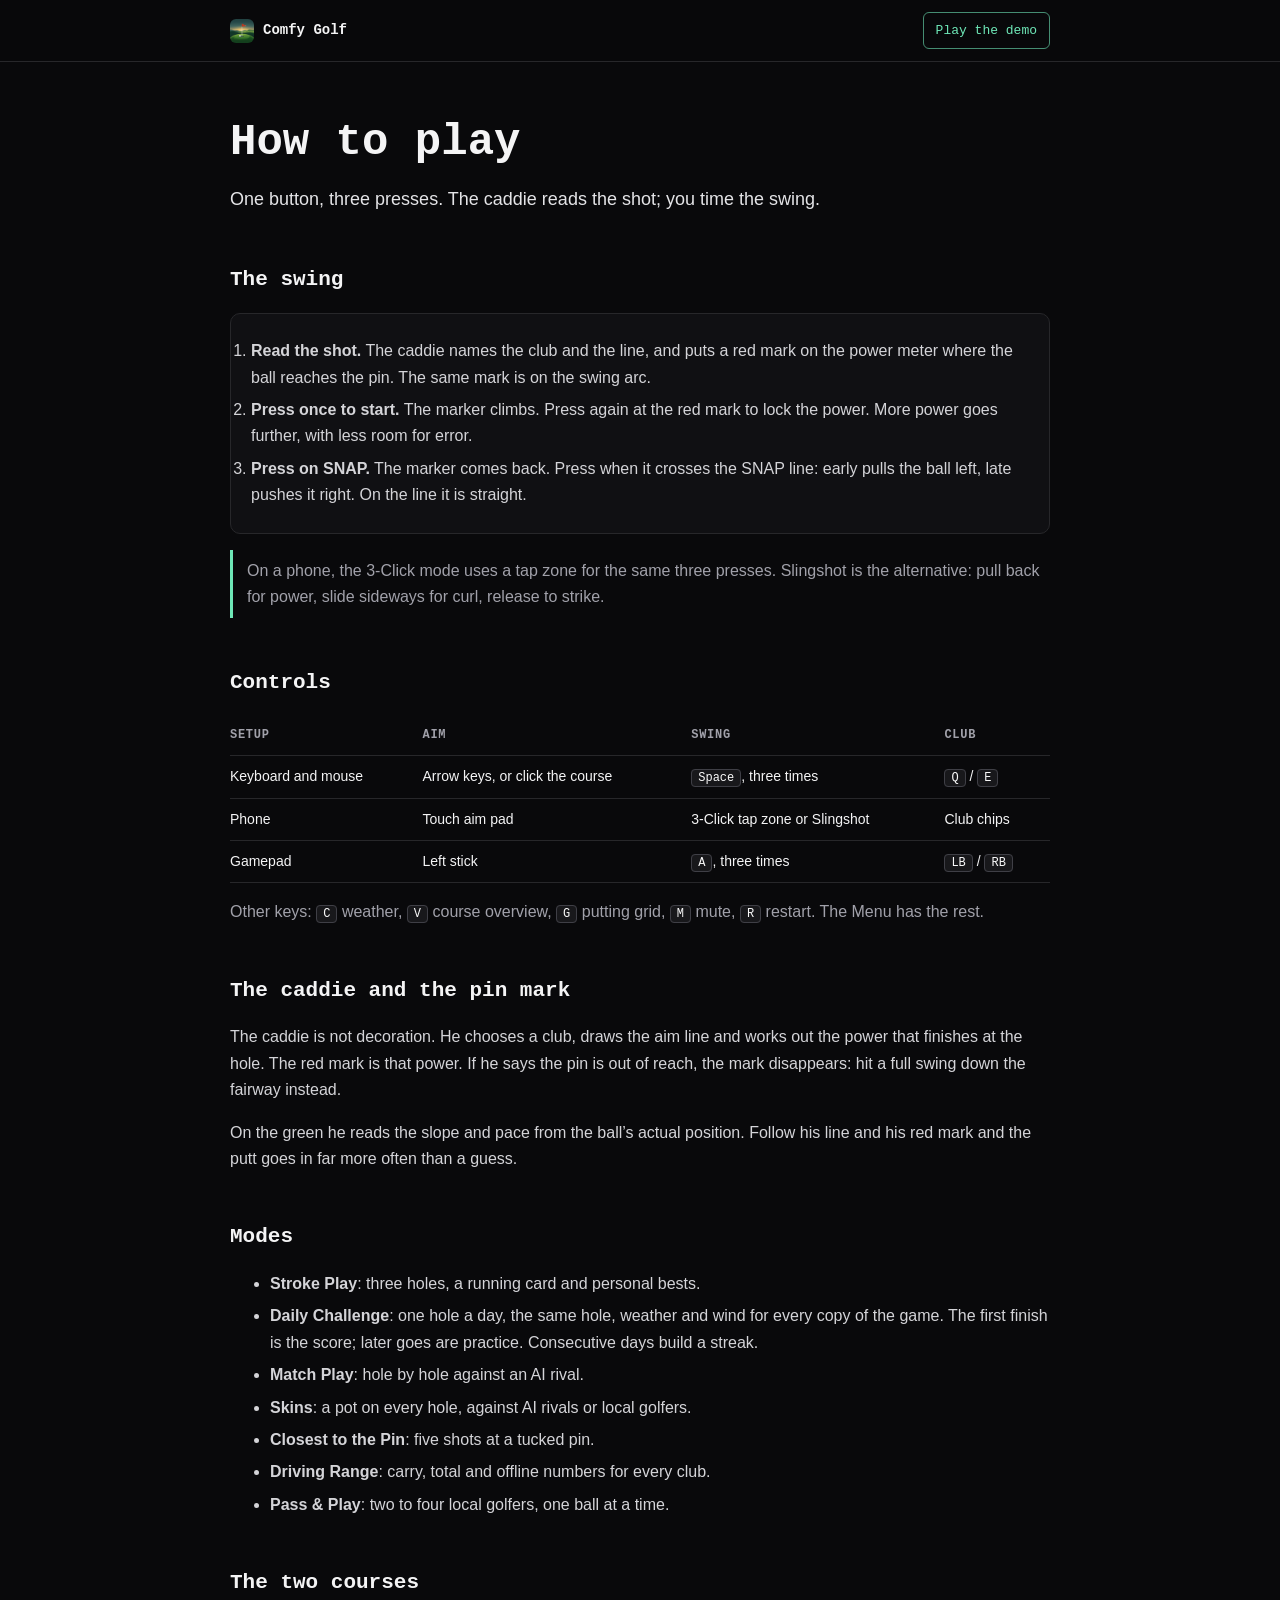
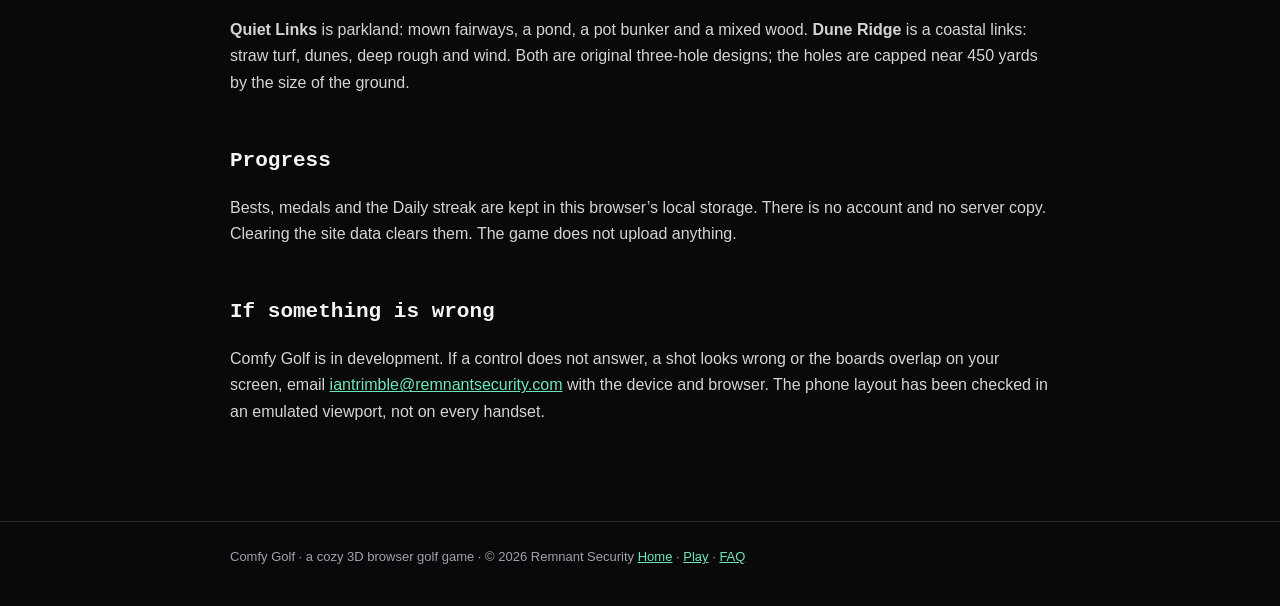
<file: guide/index.html>
<!doctype html>
<html lang="en">
<head>
  <meta charset="utf-8" />
  <meta name="viewport" content="width=device-width, initial-scale=1.0, viewport-fit=cover" />
  <title>How to play Comfy Golf</title>
  <meta name="description" content="The controls, the three-click swing, the caddie and the modes in Comfy Golf, the cozy 3D browser golf game." />
  <link rel="canonical" href="https://comfygolf.remnantsecurity.com/guide/" />
  <meta name="theme-color" content="#09090b" />
  <link rel="icon" type="image/png" sizes="32x32" href="../icon-32.png" />
  <style>
    :root { color-scheme: dark; --bg:#09090b; --panel:#101013; --line:#27272a; --ink:#f4f4f5; --dim:#a1a1aa; --green:#6ee7b7; }
    * { box-sizing:border-box; }
    html,body { margin:0; background:var(--bg); color:var(--ink); }
    body { font:16px/1.65 -apple-system,BlinkMacSystemFont,"Segoe UI",sans-serif; }
    a { color:var(--green); }
    header { position:sticky; top:0; z-index:2; background:rgba(9,9,11,.92); border-bottom:1px solid var(--line); backdrop-filter:blur(10px); }
    .bar { max-width:860px; margin:0 auto; padding:12px 20px; display:flex; align-items:center; justify-content:space-between; gap:16px; }
    .brand { display:flex; align-items:center; gap:9px; color:var(--ink); text-decoration:none; font-weight:700; font-family:ui-monospace,SFMono-Regular,Menlo,monospace; font-size:14px; }
    .brand img { width:24px; height:24px; border-radius:6px; }
    .bar a.play { font-family:ui-monospace,SFMono-Regular,Menlo,monospace; font-size:13px; text-decoration:none; border:1px solid rgba(110,231,183,.6); border-radius:6px; padding:7px 12px; }
    main { max-width:860px; margin:0 auto; padding:56px 20px 80px; }
    h1 { font-family:ui-monospace,SFMono-Regular,Menlo,monospace; font-size:clamp(30px,6vw,44px); line-height:1.1; margin:0 0 14px; }
    h2 { font-family:ui-monospace,SFMono-Regular,Menlo,monospace; font-size:21px; margin:48px 0 12px; }
    h3 { font-family:ui-monospace,SFMono-Regular,Menlo,monospace; font-size:16px; margin:24px 0 6px; }
    p, li { color:#d4d4d8; }
    .lede { font-size:18px; color:#e4e4e7; }
    .dim { color:var(--dim); }
    .card { border:1px solid var(--line); background:var(--panel); border-radius:10px; padding:18px 20px; }
    ol { padding-left:22px; }
    li { margin:6px 0; }
    table { width:100%; border-collapse:collapse; margin:16px 0 8px; font-size:14px; }
    th,td { text-align:left; border-bottom:1px solid var(--line); padding:9px 10px 9px 0; vertical-align:top; }
    th { color:var(--dim); font-weight:600; font-family:ui-monospace,SFMono-Regular,Menlo,monospace; font-size:12px; text-transform:uppercase; letter-spacing:.06em; }
    kbd { font-family:ui-monospace,SFMono-Regular,Menlo,monospace; font-size:12px; background:#18181b; border:1px solid #3f3f46; border-radius:4px; padding:1px 6px; color:#fafafa; }
    .note { border-left:3px solid var(--green); padding:8px 0 8px 14px; color:var(--dim); }
    footer { border-top:1px solid var(--line); color:var(--dim); font-size:13px; }
    footer .bar { display:block; padding-top:24px; padding-bottom:40px; }
  </style>
</head>
<body>
  <header>
    <div class="bar">
      <a class="brand" href="../"><img src="../icon-64.png" alt="" /> Comfy Golf</a>
      <a class="play" href="../play/">Play the demo</a>
    </div>
  </header>
  <main>
    <h1>How to play</h1>
    <p class="lede">One button, three presses. The caddie reads the shot; you time the swing.</p>

    <h2>The swing</h2>
    <ol class="card">
      <li><strong>Read the shot.</strong> The caddie names the club and the line, and puts a red mark on the power meter where the ball reaches the pin. The same mark is on the swing arc.</li>
      <li><strong>Press once to start.</strong> The marker climbs. Press again at the red mark to lock the power. More power goes further, with less room for error.</li>
      <li><strong>Press on SNAP.</strong> The marker comes back. Press when it crosses the SNAP line: early pulls the ball left, late pushes it right. On the line it is straight.</li>
    </ol>
    <p class="note">On a phone, the 3-Click mode uses a tap zone for the same three presses. Slingshot is the alternative: pull back for power, slide sideways for curl, release to strike.</p>

    <h2>Controls</h2>
    <table>
      <thead><tr><th>Setup</th><th>Aim</th><th>Swing</th><th>Club</th></tr></thead>
      <tbody>
        <tr><td>Keyboard and mouse</td><td>Arrow keys, or click the course</td><td><kbd>Space</kbd>, three times</td><td><kbd>Q</kbd> / <kbd>E</kbd></td></tr>
        <tr><td>Phone</td><td>Touch aim pad</td><td>3-Click tap zone or Slingshot</td><td>Club chips</td></tr>
        <tr><td>Gamepad</td><td>Left stick</td><td><kbd>A</kbd>, three times</td><td><kbd>LB</kbd> / <kbd>RB</kbd></td></tr>
      </tbody>
    </table>
    <p class="dim">Other keys: <kbd>C</kbd> weather, <kbd>V</kbd> course overview, <kbd>G</kbd> putting grid, <kbd>M</kbd> mute, <kbd>R</kbd> restart. The Menu has the rest.</p>

    <h2>The caddie and the pin mark</h2>
    <p>The caddie is not decoration. He chooses a club, draws the aim line and works out the power that finishes at the hole. The red mark is that power. If he says the pin is out of reach, the mark disappears: hit a full swing down the fairway instead.</p>
    <p>On the green he reads the slope and pace from the ball’s actual position. Follow his line and his red mark and the putt goes in far more often than a guess.</p>

    <h2>Modes</h2>
    <ul>
      <li><strong>Stroke Play</strong>: three holes, a running card and personal bests.</li>
      <li><strong>Daily Challenge</strong>: one hole a day, the same hole, weather and wind for every copy of the game. The first finish is the score; later goes are practice. Consecutive days build a streak.</li>
      <li><strong>Match Play</strong>: hole by hole against an AI rival.</li>
      <li><strong>Skins</strong>: a pot on every hole, against AI rivals or local golfers.</li>
      <li><strong>Closest to the Pin</strong>: five shots at a tucked pin.</li>
      <li><strong>Driving Range</strong>: carry, total and offline numbers for every club.</li>
      <li><strong>Pass &amp; Play</strong>: two to four local golfers, one ball at a time.</li>
    </ul>

    <h2>The two courses</h2>
    <p><strong>Quiet Links</strong> is parkland: mown fairways, a pond, a pot bunker and a mixed wood. <strong>Dune Ridge</strong> is a coastal links: straw turf, dunes, deep rough and wind. Both are original three-hole designs; the holes are capped near 450 yards by the size of the ground.</p>

    <h2>Progress</h2>
    <p>Bests, medals and the Daily streak are kept in this browser’s local storage. There is no account and no server copy. Clearing the site data clears them. The game does not upload anything.</p>

    <h2>If something is wrong</h2>
    <p>Comfy Golf is in development. If a control does not answer, a shot looks wrong or the boards overlap on your screen, email <a href="mailto:iantrimble@remnantsecurity.com">iantrimble@remnantsecurity.com</a> with the device and browser. The phone layout has been checked in an emulated viewport, not on every handset.</p>
  </main>
  <footer>
    <div class="bar">
      <span>Comfy Golf · a cozy 3D browser golf game · © 2026 Remnant Security</span>
      <span><a href="../">Home</a> · <a href="../play/">Play</a> · <a href="../#faq">FAQ</a></span>
    </div>
  </footer>
  <script src="../ct.js"></script>
  <script src="../posthog.js"></script>
</body>
</html>
</file>
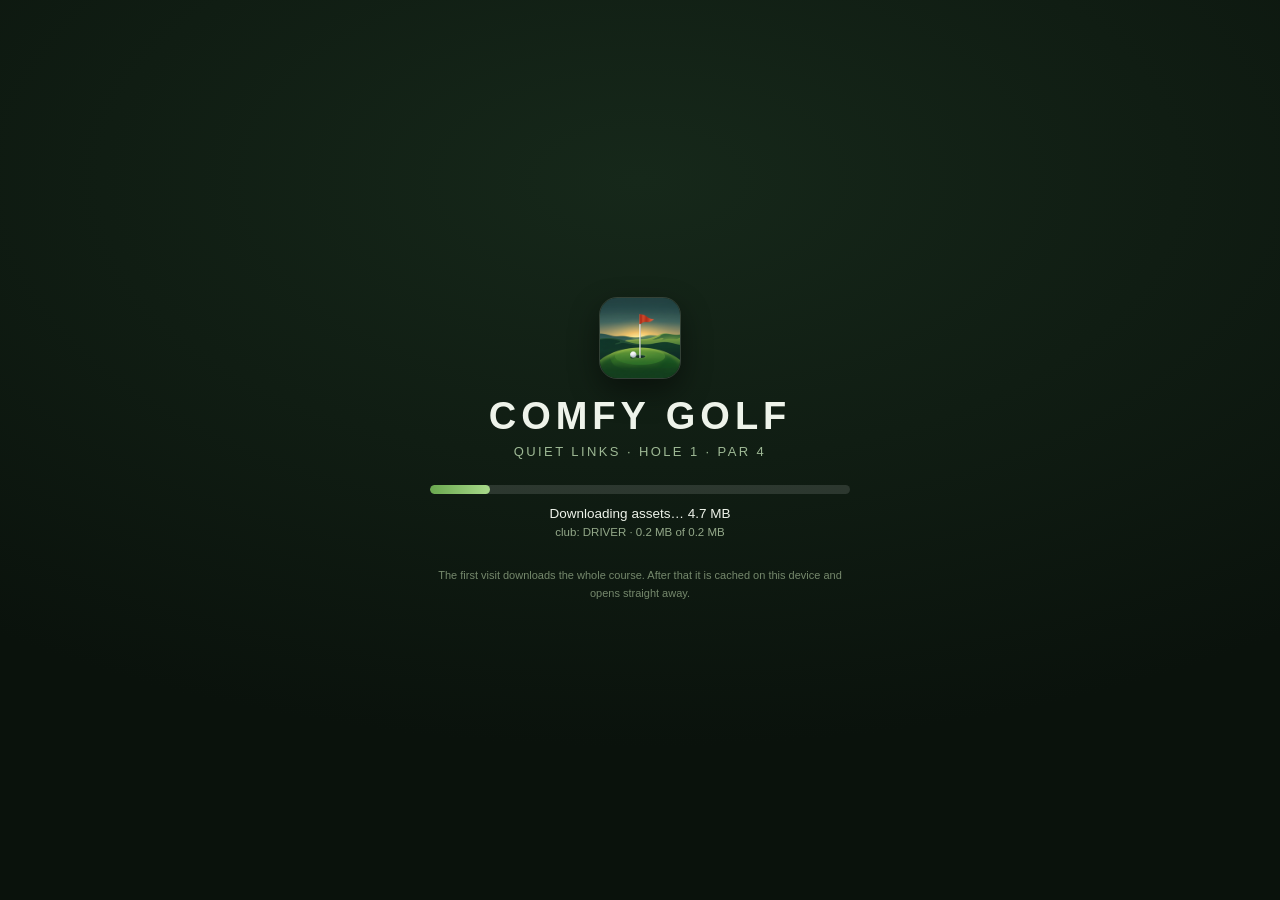
<file: play/index.html>
<!doctype html>
<html lang="en">
  <head>
    <meta charset="utf-8" />
    <!-- viewport-fit=cover so the HUD can sit under the notch; the
         maximum-scale/user-scalable pair stops a double tap on the game
         from zooming the page instead of reaching the control. -->
    <meta name="viewport" content="width=device-width, initial-scale=1, maximum-scale=1, user-scalable=no, viewport-fit=cover" />
    <meta name="apple-mobile-web-app-capable" content="yes" />
    <meta name="mobile-web-app-capable" content="yes" />
    <meta name="apple-mobile-web-app-status-bar-style" content="black-translucent" />
    <meta name="apple-mobile-web-app-title" content="Comfy Golf" />
    <meta name="theme-color" content="#0a120c" />
    <title>Comfy Golf</title>
    <link rel="icon" href="./favicon.svg" type="image/svg+xml" />
    <link rel="icon" href="./favicon.ico" sizes="any" />
    <link rel="icon" type="image/png" sizes="32x32" href="./icons/favicon-32x32.png" />
    <link rel="icon" type="image/png" sizes="16x16" href="./icons/favicon-16x16.png" />
    <link rel="apple-touch-icon" sizes="180x180" href="./icons/apple-touch-icon.png" />
    <link rel="manifest" href="./manifest.webmanifest" />
    <style>
      html, body { margin:0; padding:0; height:100%; overflow:hidden; background:#0a120c; }
      /* The page never scrolls: a drag on the game is a gesture, not a
         scroll, and iOS would otherwise rubber-band the page. */
      body { overscroll-behavior:none; -webkit-user-select:none; user-select:none; -webkit-touch-callout:none;
             font-family:-apple-system,BlinkMacSystemFont,"Segoe UI",sans-serif; color:#eef3ea; }
      #app { position:fixed; inset:0; }
      #viewport { display:block; width:100%; height:100%; touch-action:none; user-select:none; -webkit-user-select:none; -webkit-touch-callout:none; }

      /* The loading screen is STATIC: it lives in the markup, not in the
         script, so it is on screen while the JS bundle itself is still
         downloading - the part a player on a phone waits through with no
         feedback at all. */
      #loading { position:fixed; inset:0; z-index:60; display:flex; align-items:center; justify-content:center;
                 background:radial-gradient(120% 90% at 50% 20%, #16281a 0%, #0a120c 70%);
                 padding:calc(env(safe-area-inset-top, 0px) + 20px) 24px calc(env(safe-area-inset-bottom, 0px) + 20px); }
      #loading.done { opacity:0; pointer-events:none; transition:opacity .32s ease; }
      .ld-wrap { width:min(420px, 100%); text-align:center; }
      .ld-icon { display:block; width:80px; height:80px; margin:0 auto 16px; border-radius:18px;
                 border:1px solid rgba(255,255,255,.14); box-shadow:0 12px 30px rgba(0,0,0,.45); }
      .ld-brand { font-size:clamp(26px, 8vw, 38px); font-weight:800; letter-spacing:5px; margin-bottom:6px; }
      .ld-hole { color:#9db894; font-size:13px; letter-spacing:2.4px; margin-bottom:26px; }
      .ld-bar { height:9px; border-radius:5px; background:rgba(255,255,255,.12); overflow:hidden; }
      .ld-bar i { display:block; height:100%; width:0%; border-radius:5px;
                  background:linear-gradient(90deg, #6aa84f, #a8d98a); transition:width .25s ease; }
      .ld-line { margin-top:12px; font-size:13.5px; }
      .ld-detail { margin-top:5px; font-size:11.5px; color:#93a889; min-height:15px;
                   overflow:hidden; text-overflow:ellipsis; white-space:nowrap; }
      .ld-foot { margin-top:26px; font-size:11px; color:#75886c; line-height:1.6; }
      .ld-err { margin-top:14px; font-size:12px; color:#ffb347; }
      @media (prefers-reduced-motion: reduce) { .ld-bar i { transition:none; } }
    </style>
    <script type="module" crossorigin src="./assets/index-VPKOZjaS.js"></script>
  </head>
  <body>
    <div id="app">
      <canvas id="viewport"></canvas>
      <div id="hud"></div>
    </div>

    <div id="loading">
      <div class="ld-wrap">
        <img class="ld-icon" src="./icons/icon-192.png" alt="Comfy Golf" width="80" height="80" />
        <div class="ld-brand">COMFY GOLF</div>
        <!-- Filled in by LoadingScreen.setHole once the script knows which
             hole the URL asked for. Until then it must not name one: it
             used to say "HOLE 1 · PAR 4" over ?course=dune-ridge&hole=2. -->
        <div class="ld-hole" id="ldHole">PARKLAND &amp; LINKS GOLF</div>
        <div class="ld-bar"><i id="ldFill"></i></div>
        <div class="ld-line" id="ldLine">Starting…</div>
        <div class="ld-detail" id="ldDetail"></div>
        <div class="ld-err" id="ldErr" hidden></div>
        <div class="ld-foot">The first visit downloads the whole course. After that it is
          cached on this device and opens straight away.</div>
      </div>
    </div>

    <script src="../posthog.js"></script>
  </body>
</html>
</file>
<file: assets/index-Dh9c6Lfe.css>
*,:before,:after{--tw-border-spacing-x: 0;--tw-border-spacing-y: 0;--tw-translate-x: 0;--tw-translate-y: 0;--tw-rotate: 0;--tw-skew-x: 0;--tw-skew-y: 0;--tw-scale-x: 1;--tw-scale-y: 1;--tw-pan-x: ;--tw-pan-y: ;--tw-pinch-zoom: ;--tw-scroll-snap-strictness: proximity;--tw-gradient-from-position: ;--tw-gradient-via-position: ;--tw-gradient-to-position: ;--tw-ordinal: ;--tw-slashed-zero: ;--tw-numeric-figure: ;--tw-numeric-spacing: ;--tw-numeric-fraction: ;--tw-ring-inset: ;--tw-ring-offset-width: 0px;--tw-ring-offset-color: #fff;--tw-ring-color: rgb(59 130 246 / .5);--tw-ring-offset-shadow: 0 0 #0000;--tw-ring-shadow: 0 0 #0000;--tw-shadow: 0 0 #0000;--tw-shadow-colored: 0 0 #0000;--tw-blur: ;--tw-brightness: ;--tw-contrast: ;--tw-grayscale: ;--tw-hue-rotate: ;--tw-invert: ;--tw-saturate: ;--tw-sepia: ;--tw-drop-shadow: ;--tw-backdrop-blur: ;--tw-backdrop-brightness: ;--tw-backdrop-contrast: ;--tw-backdrop-grayscale: ;--tw-backdrop-hue-rotate: ;--tw-backdrop-invert: ;--tw-backdrop-opacity: ;--tw-backdrop-saturate: ;--tw-backdrop-sepia: ;--tw-contain-size: ;--tw-contain-layout: ;--tw-contain-paint: ;--tw-contain-style: }::backdrop{--tw-border-spacing-x: 0;--tw-border-spacing-y: 0;--tw-translate-x: 0;--tw-translate-y: 0;--tw-rotate: 0;--tw-skew-x: 0;--tw-skew-y: 0;--tw-scale-x: 1;--tw-scale-y: 1;--tw-pan-x: ;--tw-pan-y: ;--tw-pinch-zoom: ;--tw-scroll-snap-strictness: proximity;--tw-gradient-from-position: ;--tw-gradient-via-position: ;--tw-gradient-to-position: ;--tw-ordinal: ;--tw-slashed-zero: ;--tw-numeric-figure: ;--tw-numeric-spacing: ;--tw-numeric-fraction: ;--tw-ring-inset: ;--tw-ring-offset-width: 0px;--tw-ring-offset-color: #fff;--tw-ring-color: rgb(59 130 246 / .5);--tw-ring-offset-shadow: 0 0 #0000;--tw-ring-shadow: 0 0 #0000;--tw-shadow: 0 0 #0000;--tw-shadow-colored: 0 0 #0000;--tw-blur: ;--tw-brightness: ;--tw-contrast: ;--tw-grayscale: ;--tw-hue-rotate: ;--tw-invert: ;--tw-saturate: ;--tw-sepia: ;--tw-drop-shadow: ;--tw-backdrop-blur: ;--tw-backdrop-brightness: ;--tw-backdrop-contrast: ;--tw-backdrop-grayscale: ;--tw-backdrop-hue-rotate: ;--tw-backdrop-invert: ;--tw-backdrop-opacity: ;--tw-backdrop-saturate: ;--tw-backdrop-sepia: ;--tw-contain-size: ;--tw-contain-layout: ;--tw-contain-paint: ;--tw-contain-style: }*,:before,:after{box-sizing:border-box;border-width:0;border-style:solid;border-color:#e5e7eb}:before,:after{--tw-content: ""}html,:host{line-height:1.5;-webkit-text-size-adjust:100%;-moz-tab-size:4;-o-tab-size:4;tab-size:4;font-family:ui-sans-serif,system-ui,sans-serif,"Apple Color Emoji","Segoe UI Emoji",Segoe UI Symbol,"Noto Color Emoji";font-feature-settings:normal;font-variation-settings:normal;-webkit-tap-highlight-color:transparent}body{margin:0;line-height:inherit}hr{height:0;color:inherit;border-top-width:1px}abbr:where([title]){-webkit-text-decoration:underline dotted;text-decoration:underline dotted}h1,h2,h3,h4,h5,h6{font-size:inherit;font-weight:inherit}a{color:inherit;text-decoration:inherit}b,strong{font-weight:bolder}code,kbd,samp,pre{font-family:ui-monospace,SFMono-Regular,Menlo,Monaco,Consolas,Liberation Mono,Courier New,monospace;font-feature-settings:normal;font-variation-settings:normal;font-size:1em}small{font-size:80%}sub,sup{font-size:75%;line-height:0;position:relative;vertical-align:baseline}sub{bottom:-.25em}sup{top:-.5em}table{text-indent:0;border-color:inherit;border-collapse:collapse}button,input,optgroup,select,textarea{font-family:inherit;font-feature-settings:inherit;font-variation-settings:inherit;font-size:100%;font-weight:inherit;line-height:inherit;letter-spacing:inherit;color:inherit;margin:0;padding:0}button,select{text-transform:none}button,input:where([type=button]),input:where([type=reset]),input:where([type=submit]){-webkit-appearance:button;background-color:transparent;background-image:none}:-moz-focusring{outline:auto}:-moz-ui-invalid{box-shadow:none}progress{vertical-align:baseline}::-webkit-inner-spin-button,::-webkit-outer-spin-button{height:auto}[type=search]{-webkit-appearance:textfield;outline-offset:-2px}::-webkit-search-decoration{-webkit-appearance:none}::-webkit-file-upload-button{-webkit-appearance:button;font:inherit}summary{display:list-item}blockquote,dl,dd,h1,h2,h3,h4,h5,h6,hr,figure,p,pre{margin:0}fieldset{margin:0;padding:0}legend{padding:0}ol,ul,menu{list-style:none;margin:0;padding:0}dialog{padding:0}textarea{resize:vertical}input::-moz-placeholder,textarea::-moz-placeholder{opacity:1;color:#9ca3af}input::placeholder,textarea::placeholder{opacity:1;color:#9ca3af}button,[role=button]{cursor:pointer}:disabled{cursor:default}img,svg,video,canvas,audio,iframe,embed,object{display:block;vertical-align:middle}img,video{max-width:100%;height:auto}[hidden]:where(:not([hidden=until-found])){display:none}:root{--brand-300: 110 231 183;--brand-400: 52 211 153;--background: 0 0% 100%;--foreground: 240 10% 3.9%;--card: 0 0% 100%;--card-foreground: 240 10% 3.9%;--popover: 0 0% 100%;--popover-foreground: 240 10% 3.9%;--primary: 240 5.9% 10%;--primary-foreground: 0 0% 98%;--secondary: 240 4.8% 95.9%;--secondary-foreground: 240 5.9% 10%;--muted: 240 4.8% 95.9%;--muted-foreground: 240 3.8% 46.1%;--accent: 240 4.8% 95.9%;--accent-foreground: 240 5.9% 10%;--destructive: 0 84.2% 60.2%;--destructive-foreground: 0 0% 98%;--border: 240 5.9% 90%;--input: 240 5.9% 90%;--ring: 240 5.9% 10%;--radius: .625rem;--sidebar-background: 0 0% 98%;--sidebar-foreground: 240 5.3% 26.1%;--sidebar-primary: 240 5.9% 10%;--sidebar-primary-foreground: 0 0% 98%;--sidebar-accent: 240 4.8% 95.9%;--sidebar-accent-foreground: 240 5.9% 10%;--sidebar-border: 220 13% 91%;--sidebar-ring: 217.2 91.2% 59.8%}.dark{--background: 240 10% 3.9%;--foreground: 0 0% 98%;--card: 240 10% 3.9%;--card-foreground: 0 0% 98%;--popover: 240 10% 3.9%;--popover-foreground: 0 0% 98%;--primary: 0 0% 98%;--primary-foreground: 240 5.9% 10%;--secondary: 240 3.7% 15.9%;--secondary-foreground: 0 0% 98%;--muted: 240 3.7% 15.9%;--muted-foreground: 240 5% 64.9%;--accent: 240 3.7% 15.9%;--accent-foreground: 0 0% 98%;--destructive: 0 62.8% 30.6%;--destructive-foreground: 0 0% 98%;--border: 240 3.7% 15.9%;--input: 240 3.7% 15.9%;--ring: 240 4.9% 83.9%;--sidebar-background: 240 5.9% 10%;--sidebar-foreground: 240 4.8% 95.9%;--sidebar-primary: 224.3 76.3% 48%;--sidebar-primary-foreground: 0 0% 100%;--sidebar-accent: 240 3.7% 15.9%;--sidebar-accent-foreground: 240 4.8% 95.9%;--sidebar-border: 240 3.7% 15.9%;--sidebar-ring: 217.2 91.2% 59.8%}*{border-color:hsl(var(--border))}body{background-color:hsl(var(--background));color:hsl(var(--foreground))}.sr-only{position:absolute;width:1px;height:1px;padding:0;margin:-1px;overflow:hidden;clip:rect(0,0,0,0);white-space:nowrap;border-width:0}.pointer-events-none{pointer-events:none}.visible{visibility:visible}.invisible{visibility:hidden}.collapse{visibility:collapse}.static{position:static}.fixed{position:fixed}.absolute{position:absolute}.relative{position:relative}.sticky{position:sticky}.inset-0{inset:0}.inset-x-0{left:0;right:0}.inset-y-0{top:0;bottom:0}.-bottom-12{bottom:-3rem}.-left-12{left:-3rem}.-right-12{right:-3rem}.-top-12{top:-3rem}.bottom-0{bottom:0}.bottom-4{bottom:1rem}.left-0{left:0}.left-1\/2{left:50%}.left-2{left:.5rem}.left-\[50\%\]{left:50%}.right-0{right:0}.right-1{right:.25rem}.right-2{right:.5rem}.right-3{right:.75rem}.right-4{right:1rem}.top-0{top:0}.top-1\.5{top:.375rem}.top-1\/2{top:50%}.top-3\.5{top:.875rem}.top-4{top:1rem}.top-\[1px\]{top:1px}.top-\[50\%\]{top:50%}.top-\[60\%\]{top:60%}.top-full{top:100%}.isolate{isolation:isolate}.z-10{z-index:10}.z-20{z-index:20}.z-50{z-index:50}.z-\[1\]{z-index:1}.order-first{order:-9999}.order-last{order:9999}.col-start-2{grid-column-start:2}.row-span-2{grid-row:span 2 / span 2}.row-start-1{grid-row-start:1}.\!m-0{margin:0!important}.m-0{margin:0}.-mx-1{margin-left:-.25rem;margin-right:-.25rem}.-mx-4{margin-left:-1rem;margin-right:-1rem}.-my-2{margin-top:-.5rem;margin-bottom:-.5rem}.mx-2{margin-left:.5rem;margin-right:.5rem}.mx-3\.5{margin-left:.875rem;margin-right:.875rem}.mx-auto{margin-left:auto;margin-right:auto}.my-0{margin-top:0;margin-bottom:0}.my-0\.5{margin-top:.125rem;margin-bottom:.125rem}.my-1{margin-top:.25rem;margin-bottom:.25rem}.-ml-4{margin-left:-1rem}.-mt-4{margin-top:-1rem}.mb-2{margin-bottom:.5rem}.mb-3{margin-bottom:.75rem}.mb-4{margin-bottom:1rem}.ml-1{margin-left:.25rem}.ml-4{margin-left:1rem}.ml-auto{margin-left:auto}.mt-1{margin-top:.25rem}.mt-1\.5{margin-top:.375rem}.mt-10{margin-top:2.5rem}.mt-14{margin-top:3.5rem}.mt-16{margin-top:4rem}.mt-2{margin-top:.5rem}.mt-3{margin-top:.75rem}.mt-4{margin-top:1rem}.mt-5{margin-top:1.25rem}.mt-6{margin-top:1.5rem}.mt-8{margin-top:2rem}.mt-auto{margin-top:auto}.line-clamp-1{overflow:hidden;display:-webkit-box;-webkit-box-orient:vertical;-webkit-line-clamp:1}.line-clamp-2{overflow:hidden;display:-webkit-box;-webkit-box-orient:vertical;-webkit-line-clamp:2}.block{display:block}.inline-block{display:inline-block}.flex{display:flex}.inline-flex{display:inline-flex}.table{display:table}.table-caption{display:table-caption}.table-cell{display:table-cell}.table-row{display:table-row}.grid{display:grid}.hidden{display:none}.aspect-square{aspect-ratio:1 / 1}.aspect-video{aspect-ratio:16 / 9}.size-10{width:2.5rem;height:2.5rem}.size-2{width:.5rem;height:.5rem}.size-2\.5{width:.625rem;height:.625rem}.size-3{width:.75rem;height:.75rem}.size-3\.5{width:.875rem;height:.875rem}.size-4{width:1rem;height:1rem}.size-6{width:1.5rem;height:1.5rem}.size-7{width:1.75rem;height:1.75rem}.size-8{width:2rem;height:2rem}.size-9{width:2.25rem;height:2.25rem}.size-auto{width:auto;height:auto}.size-full{width:100%;height:100%}.h-1\.5{height:.375rem}.h-10{height:2.5rem}.h-11{height:2.75rem}.h-12{height:3rem}.h-2{height:.5rem}.h-2\.5{height:.625rem}.h-4{height:1rem}.h-5{height:1.25rem}.h-6{height:1.5rem}.h-7{height:1.75rem}.h-8{height:2rem}.h-9{height:2.25rem}.h-\[1\.15rem\]{height:1.15rem}.h-\[calc\(100\%-1px\)\]{height:calc(100% - 1px)}.h-\[var\(--radix-navigation-menu-viewport-height\)\]{height:var(--radix-navigation-menu-viewport-height)}.h-\[var\(--radix-select-trigger-height\)\]{height:var(--radix-select-trigger-height)}.h-auto{height:auto}.h-full{height:100%}.h-px{height:1px}.h-svh{height:100svh}.max-h-\[300px\]{max-height:300px}.min-h-0{min-height:0px}.min-h-16{min-height:4rem}.min-h-4{min-height:1rem}.min-h-screen{min-height:100vh}.min-h-svh{min-height:100svh}.w-0{width:0px}.w-1{width:.25rem}.w-2{width:.5rem}.w-2\.5{width:.625rem}.w-3{width:.75rem}.w-3\/4{width:75%}.w-4{width:1rem}.w-5{width:1.25rem}.w-64{width:16rem}.w-72{width:18rem}.w-8{width:2rem}.w-9{width:2.25rem}.w-\[100px\]{width:100px}.w-\[220px\]{width:220px}.w-auto{width:auto}.w-fit{width:-moz-fit-content;width:fit-content}.w-full{width:100%}.w-max{width:-moz-max-content;width:max-content}.w-px{width:1px}.min-w-0{min-width:0px}.min-w-10{min-width:2.5rem}.min-w-5{min-width:1.25rem}.min-w-8{min-width:2rem}.min-w-9{min-width:2.25rem}.min-w-\[12rem\]{min-width:12rem}.min-w-\[8rem\]{min-width:8rem}.min-w-\[var\(--radix-select-trigger-width\)\]{min-width:var(--radix-select-trigger-width)}.max-w-3xl{max-width:48rem}.max-w-5xl{max-width:64rem}.max-w-6xl{max-width:72rem}.max-w-\[320px\]{max-width:320px}.max-w-\[calc\(100\%-2rem\)\]{max-width:calc(100% - 2rem)}.max-w-max{max-width:-moz-max-content;max-width:max-content}.max-w-sm{max-width:24rem}.max-w-xl{max-width:36rem}.flex-1{flex:1 1 0%}.shrink-0{flex-shrink:0}.grow{flex-grow:1}.grow-0{flex-grow:0}.basis-full{flex-basis:100%}.caption-bottom{caption-side:bottom}.border-collapse{border-collapse:collapse}.-translate-x-1\/2{--tw-translate-x: -50%;transform:translate(var(--tw-translate-x),var(--tw-translate-y)) rotate(var(--tw-rotate)) skew(var(--tw-skew-x)) skewY(var(--tw-skew-y)) scaleX(var(--tw-scale-x)) scaleY(var(--tw-scale-y))}.-translate-x-px{--tw-translate-x: -1px;transform:translate(var(--tw-translate-x),var(--tw-translate-y)) rotate(var(--tw-rotate)) skew(var(--tw-skew-x)) skewY(var(--tw-skew-y)) scaleX(var(--tw-scale-x)) scaleY(var(--tw-scale-y))}.-translate-y-1\/2{--tw-translate-y: -50%;transform:translate(var(--tw-translate-x),var(--tw-translate-y)) rotate(var(--tw-rotate)) skew(var(--tw-skew-x)) skewY(var(--tw-skew-y)) scaleX(var(--tw-scale-x)) scaleY(var(--tw-scale-y))}.translate-x-\[-50\%\]{--tw-translate-x: -50%;transform:translate(var(--tw-translate-x),var(--tw-translate-y)) rotate(var(--tw-rotate)) skew(var(--tw-skew-x)) skewY(var(--tw-skew-y)) scaleX(var(--tw-scale-x)) scaleY(var(--tw-scale-y))}.translate-x-px{--tw-translate-x: 1px;transform:translate(var(--tw-translate-x),var(--tw-translate-y)) rotate(var(--tw-rotate)) skew(var(--tw-skew-x)) skewY(var(--tw-skew-y)) scaleX(var(--tw-scale-x)) scaleY(var(--tw-scale-y))}.translate-y-0\.5{--tw-translate-y: .125rem;transform:translate(var(--tw-translate-x),var(--tw-translate-y)) rotate(var(--tw-rotate)) skew(var(--tw-skew-x)) skewY(var(--tw-skew-y)) scaleX(var(--tw-scale-x)) scaleY(var(--tw-scale-y))}.translate-y-\[-50\%\]{--tw-translate-y: -50%;transform:translate(var(--tw-translate-x),var(--tw-translate-y)) rotate(var(--tw-rotate)) skew(var(--tw-skew-x)) skewY(var(--tw-skew-y)) scaleX(var(--tw-scale-x)) scaleY(var(--tw-scale-y))}.translate-y-\[calc\(-50\%_-_2px\)\]{--tw-translate-y: calc(-50% - 2px) ;transform:translate(var(--tw-translate-x),var(--tw-translate-y)) rotate(var(--tw-rotate)) skew(var(--tw-skew-x)) skewY(var(--tw-skew-y)) scaleX(var(--tw-scale-x)) scaleY(var(--tw-scale-y))}.rotate-45{--tw-rotate: 45deg;transform:translate(var(--tw-translate-x),var(--tw-translate-y)) rotate(var(--tw-rotate)) skew(var(--tw-skew-x)) skewY(var(--tw-skew-y)) scaleX(var(--tw-scale-x)) scaleY(var(--tw-scale-y))}.rotate-90{--tw-rotate: 90deg;transform:translate(var(--tw-translate-x),var(--tw-translate-y)) rotate(var(--tw-rotate)) skew(var(--tw-skew-x)) skewY(var(--tw-skew-y)) scaleX(var(--tw-scale-x)) scaleY(var(--tw-scale-y))}.transform{transform:translate(var(--tw-translate-x),var(--tw-translate-y)) rotate(var(--tw-rotate)) skew(var(--tw-skew-x)) skewY(var(--tw-skew-y)) scaleX(var(--tw-scale-x)) scaleY(var(--tw-scale-y))}@keyframes caret-blink{0%,70%,to{opacity:1}20%,50%{opacity:0}}.animate-caret-blink{animation:caret-blink 1.25s ease-out infinite}@keyframes pulse{50%{opacity:.5}}.animate-pulse{animation:pulse 2s cubic-bezier(.4,0,.6,1) infinite}@keyframes spin{to{transform:rotate(360deg)}}.animate-spin{animation:spin 1s linear infinite}.cursor-default{cursor:default}.cursor-text{cursor:text}.touch-none{touch-action:none}.select-none{-webkit-user-select:none;-moz-user-select:none;user-select:none}.resize-none{resize:none}.snap-x{scroll-snap-type:x var(--tw-scroll-snap-strictness)}.snap-mandatory{--tw-scroll-snap-strictness: mandatory}.snap-start{scroll-snap-align:start}.scroll-my-1{scroll-margin-top:.25rem;scroll-margin-bottom:.25rem}.scroll-mt-14{scroll-margin-top:3.5rem}.scroll-py-1{scroll-padding-top:.25rem;scroll-padding-bottom:.25rem}.list-disc{list-style-type:disc}.list-none{list-style-type:none}.auto-rows-min{grid-auto-rows:min-content}.grid-cols-1{grid-template-columns:repeat(1,minmax(0,1fr))}.grid-cols-2{grid-template-columns:repeat(2,minmax(0,1fr))}.grid-cols-\[0_1fr\]{grid-template-columns:0 1fr}.grid-rows-\[auto_auto\]{grid-template-rows:auto auto}.flex-row{flex-direction:row}.flex-col{flex-direction:column}.flex-col-reverse{flex-direction:column-reverse}.flex-wrap{flex-wrap:wrap}.place-content-center{place-content:center}.items-start{align-items:flex-start}.items-end{align-items:flex-end}.items-center{align-items:center}.items-baseline{align-items:baseline}.items-stretch{align-items:stretch}.justify-start{justify-content:flex-start}.justify-center{justify-content:center}.justify-between{justify-content:space-between}.justify-items-start{justify-items:start}.gap-0\.5{gap:.125rem}.gap-1{gap:.25rem}.gap-1\.5{gap:.375rem}.gap-10{gap:2.5rem}.gap-2{gap:.5rem}.gap-2\.5{gap:.625rem}.gap-3{gap:.75rem}.gap-4{gap:1rem}.gap-6{gap:1.5rem}.gap-7{gap:1.75rem}.gap-8{gap:2rem}.gap-\[--spacing\(var\(--gap\)\)\]{gap:var(--spacing(var(--gap)))}.gap-px{gap:1px}.gap-x-4{-moz-column-gap:1rem;column-gap:1rem}.gap-y-0\.5{row-gap:.125rem}.gap-y-2{row-gap:.5rem}.space-y-16>:not([hidden])~:not([hidden]){--tw-space-y-reverse: 0;margin-top:calc(4rem * calc(1 - var(--tw-space-y-reverse)));margin-bottom:calc(4rem * var(--tw-space-y-reverse))}.space-y-2>:not([hidden])~:not([hidden]){--tw-space-y-reverse: 0;margin-top:calc(.5rem * calc(1 - var(--tw-space-y-reverse)));margin-bottom:calc(.5rem * var(--tw-space-y-reverse))}.space-y-3>:not([hidden])~:not([hidden]){--tw-space-y-reverse: 0;margin-top:calc(.75rem * calc(1 - var(--tw-space-y-reverse)));margin-bottom:calc(.75rem * var(--tw-space-y-reverse))}.space-y-4>:not([hidden])~:not([hidden]){--tw-space-y-reverse: 0;margin-top:calc(1rem * calc(1 - var(--tw-space-y-reverse)));margin-bottom:calc(1rem * var(--tw-space-y-reverse))}.divide-y>:not([hidden])~:not([hidden]){--tw-divide-y-reverse: 0;border-top-width:calc(1px * calc(1 - var(--tw-divide-y-reverse)));border-bottom-width:calc(1px * var(--tw-divide-y-reverse))}.divide-zinc-800>:not([hidden])~:not([hidden]){--tw-divide-opacity: 1;border-color:rgb(39 39 42 / var(--tw-divide-opacity, 1))}.self-start{align-self:flex-start}.self-stretch{align-self:stretch}.justify-self-end{justify-self:end}.overflow-auto{overflow:auto}.overflow-hidden{overflow:hidden}.overflow-x-auto{overflow-x:auto}.overflow-y-auto{overflow-y:auto}.overflow-x-hidden{overflow-x:hidden}.whitespace-nowrap{white-space:nowrap}.text-balance{text-wrap:balance}.break-words{overflow-wrap:break-word}.rounded{border-radius:.25rem}.rounded-\[19px\]{border-radius:19px}.rounded-\[2px\]{border-radius:2px}.rounded-\[4px\]{border-radius:4px}.rounded-\[5px\]{border-radius:5px}.rounded-\[calc\(var\(--radius\)-5px\)\]{border-radius:calc(var(--radius) - 5px)}.rounded-\[inherit\]{border-radius:inherit}.rounded-full{border-radius:9999px}.rounded-lg{border-radius:var(--radius)}.rounded-md{border-radius:calc(var(--radius) - 2px)}.rounded-none{border-radius:0}.rounded-sm{border-radius:calc(var(--radius) - 4px)}.rounded-xl{border-radius:calc(var(--radius) + 4px)}.rounded-xs{border-radius:calc(var(--radius) - 6px)}.rounded-l-md{border-top-left-radius:calc(var(--radius) - 2px);border-bottom-left-radius:calc(var(--radius) - 2px)}.rounded-r-md{border-top-right-radius:calc(var(--radius) - 2px);border-bottom-right-radius:calc(var(--radius) - 2px)}.rounded-tl-sm{border-top-left-radius:calc(var(--radius) - 4px)}.border{border-width:1px}.border-0{border-width:0px}.border-\[1\.5px\]{border-width:1.5px}.border-y{border-top-width:1px;border-bottom-width:1px}.border-b{border-bottom-width:1px}.border-l{border-left-width:1px}.border-r{border-right-width:1px}.border-t{border-top-width:1px}.border-dashed{border-style:dashed}.border-border{border-color:hsl(var(--border))}.border-border\/50{border-color:hsl(var(--border) / .5)}.border-brand-400\/50{border-color:rgb(var(--brand-400) / .5)}.border-brand-400\/60{border-color:rgb(var(--brand-400) / .6)}.border-input{border-color:hsl(var(--input))}.border-primary{border-color:hsl(var(--primary))}.border-sidebar-border{border-color:hsl(var(--sidebar-border))}.border-transparent{border-color:transparent}.border-zinc-600{--tw-border-opacity: 1;border-color:rgb(82 82 91 / var(--tw-border-opacity, 1))}.border-zinc-700{--tw-border-opacity: 1;border-color:rgb(63 63 70 / var(--tw-border-opacity, 1))}.border-zinc-800{--tw-border-opacity: 1;border-color:rgb(39 39 42 / var(--tw-border-opacity, 1))}.border-l-transparent{border-left-color:transparent}.border-t-transparent{border-top-color:transparent}.bg-\[\#0c0c0d\]{--tw-bg-opacity: 1;background-color:rgb(12 12 13 / var(--tw-bg-opacity, 1))}.bg-accent{background-color:hsl(var(--accent))}.bg-background{background-color:hsl(var(--background))}.bg-black{--tw-bg-opacity: 1;background-color:rgb(0 0 0 / var(--tw-bg-opacity, 1))}.bg-black\/50{background-color:#00000080}.bg-border{background-color:hsl(var(--border))}.bg-brand-400\/10{background-color:rgb(var(--brand-400) / .1)}.bg-card{background-color:hsl(var(--card))}.bg-destructive{--tw-bg-opacity: 1;background-color:hsl(var(--destructive) / var(--tw-bg-opacity, 1))}.bg-foreground{background-color:hsl(var(--foreground))}.bg-input{background-color:hsl(var(--input))}.bg-muted{background-color:hsl(var(--muted))}.bg-muted\/50{background-color:hsl(var(--muted) / .5)}.bg-popover{background-color:hsl(var(--popover))}.bg-primary{background-color:hsl(var(--primary))}.bg-primary\/20{background-color:hsl(var(--primary) / .2)}.bg-secondary{background-color:hsl(var(--secondary))}.bg-sidebar{background-color:hsl(var(--sidebar-background))}.bg-sidebar-border{background-color:hsl(var(--sidebar-border))}.bg-transparent{background-color:transparent}.bg-white{--tw-bg-opacity: 1;background-color:rgb(255 255 255 / var(--tw-bg-opacity, 1))}.bg-zinc-800{--tw-bg-opacity: 1;background-color:rgb(39 39 42 / var(--tw-bg-opacity, 1))}.bg-zinc-900{--tw-bg-opacity: 1;background-color:rgb(24 24 27 / var(--tw-bg-opacity, 1))}.bg-zinc-950{--tw-bg-opacity: 1;background-color:rgb(9 9 11 / var(--tw-bg-opacity, 1))}.bg-zinc-950\/80{background-color:#09090bcc}.bg-zinc-950\/90{background-color:#09090be6}.fill-current{fill:currentColor}.fill-foreground{fill:hsl(var(--foreground))}.fill-primary{fill:hsl(var(--primary))}.object-contain{-o-object-fit:contain;object-fit:contain}.object-cover{-o-object-fit:cover;object-fit:cover}.p-0{padding:0}.p-1{padding:.25rem}.p-1\.5{padding:.375rem}.p-2{padding:.5rem}.p-3{padding:.75rem}.p-4{padding:1rem}.p-5{padding:1.25rem}.p-6{padding:1.5rem}.p-8{padding:2rem}.p-\[3px\]{padding:3px}.p-px{padding:1px}.px-0{padding-left:0;padding-right:0}.px-1{padding-left:.25rem;padding-right:.25rem}.px-1\.5{padding-left:.375rem;padding-right:.375rem}.px-2{padding-left:.5rem;padding-right:.5rem}.px-2\.5{padding-left:.625rem;padding-right:.625rem}.px-3{padding-left:.75rem;padding-right:.75rem}.px-4{padding-left:1rem;padding-right:1rem}.px-6{padding-left:1.5rem;padding-right:1.5rem}.py-0\.5{padding-top:.125rem;padding-bottom:.125rem}.py-1{padding-top:.25rem;padding-bottom:.25rem}.py-1\.5{padding-top:.375rem;padding-bottom:.375rem}.py-10{padding-top:2.5rem;padding-bottom:2.5rem}.py-16{padding-top:4rem;padding-bottom:4rem}.py-2{padding-top:.5rem;padding-bottom:.5rem}.py-3{padding-top:.75rem;padding-bottom:.75rem}.py-4{padding-top:1rem;padding-bottom:1rem}.py-6{padding-top:1.5rem;padding-bottom:1.5rem}.pb-10{padding-bottom:2.5rem}.pb-3{padding-bottom:.75rem}.pb-4{padding-bottom:1rem}.pl-2{padding-left:.5rem}.pl-3{padding-left:.75rem}.pl-4{padding-left:1rem}.pl-8{padding-left:2rem}.pr-1{padding-right:.25rem}.pr-2{padding-right:.5rem}.pr-2\.5{padding-right:.625rem}.pr-3{padding-right:.75rem}.pr-8{padding-right:2rem}.pt-0{padding-top:0}.pt-14{padding-top:3.5rem}.pt-3{padding-top:.75rem}.pt-4{padding-top:1rem}.text-left{text-align:left}.text-center{text-align:center}.text-right{text-align:right}.align-middle{vertical-align:middle}.font-mono{font-family:ui-monospace,SFMono-Regular,Menlo,Monaco,Consolas,Liberation Mono,Courier New,monospace}.font-sans{font-family:ui-sans-serif,system-ui,sans-serif,"Apple Color Emoji","Segoe UI Emoji",Segoe UI Symbol,"Noto Color Emoji"}.text-2xl{font-size:1.5rem;line-height:2rem}.text-3xl{font-size:1.875rem;line-height:2.25rem}.text-4xl{font-size:2.25rem;line-height:2.5rem}.text-6xl{font-size:3.75rem;line-height:1}.text-\[0\.8rem\]{font-size:.8rem}.text-\[13px\]{font-size:13px}.text-base{font-size:1rem;line-height:1.5rem}.text-lg{font-size:1.125rem;line-height:1.75rem}.text-sm{font-size:.875rem;line-height:1.25rem}.text-sm\/relaxed{font-size:.875rem;line-height:1.625}.text-xl{font-size:1.25rem;line-height:1.75rem}.text-xs{font-size:.75rem;line-height:1rem}.font-bold{font-weight:700}.font-medium{font-weight:500}.font-normal{font-weight:400}.font-semibold{font-weight:600}.uppercase{text-transform:uppercase}.tabular-nums{--tw-numeric-spacing: tabular-nums;font-variant-numeric:var(--tw-ordinal) var(--tw-slashed-zero) var(--tw-numeric-figure) var(--tw-numeric-spacing) var(--tw-numeric-fraction)}.leading-6{line-height:1.5rem}.leading-7{line-height:1.75rem}.leading-none{line-height:1}.leading-normal{line-height:1.5}.leading-snug{line-height:1.375}.leading-tight{line-height:1.25}.tracking-tight{letter-spacing:-.025em}.tracking-wide{letter-spacing:.025em}.tracking-widest{letter-spacing:.1em}.text-accent-foreground{color:hsl(var(--accent-foreground))}.text-background{color:hsl(var(--background))}.text-brand-300{--tw-text-opacity: 1;color:rgb(var(--brand-300) / var(--tw-text-opacity, 1))}.text-brand-400{--tw-text-opacity: 1;color:rgb(var(--brand-400) / var(--tw-text-opacity, 1))}.text-card-foreground{color:hsl(var(--card-foreground))}.text-current{color:currentColor}.text-destructive{--tw-text-opacity: 1;color:hsl(var(--destructive) / var(--tw-text-opacity, 1))}.text-foreground{color:hsl(var(--foreground))}.text-muted-foreground{color:hsl(var(--muted-foreground))}.text-popover-foreground{color:hsl(var(--popover-foreground))}.text-primary{color:hsl(var(--primary))}.text-primary-foreground{color:hsl(var(--primary-foreground))}.text-secondary-foreground{color:hsl(var(--secondary-foreground))}.text-sidebar-foreground{color:hsl(var(--sidebar-foreground))}.text-sidebar-foreground\/70{color:hsl(var(--sidebar-foreground) / .7)}.text-white{--tw-text-opacity: 1;color:rgb(255 255 255 / var(--tw-text-opacity, 1))}.text-zinc-100{--tw-text-opacity: 1;color:rgb(244 244 245 / var(--tw-text-opacity, 1))}.text-zinc-300{--tw-text-opacity: 1;color:rgb(212 212 216 / var(--tw-text-opacity, 1))}.text-zinc-400{--tw-text-opacity: 1;color:rgb(161 161 170 / var(--tw-text-opacity, 1))}.text-zinc-50{--tw-text-opacity: 1;color:rgb(250 250 250 / var(--tw-text-opacity, 1))}.underline{text-decoration-line:underline}.underline-offset-4{text-underline-offset:4px}.antialiased{-webkit-font-smoothing:antialiased;-moz-osx-font-smoothing:grayscale}.opacity-0{opacity:0}.opacity-50{opacity:.5}.opacity-70{opacity:.7}.opacity-80{opacity:.8}.shadow{--tw-shadow: 0 1px 3px 0 rgb(0 0 0 / .1), 0 1px 2px -1px rgb(0 0 0 / .1);--tw-shadow-colored: 0 1px 3px 0 var(--tw-shadow-color), 0 1px 2px -1px var(--tw-shadow-color);box-shadow:var(--tw-ring-offset-shadow, 0 0 #0000),var(--tw-ring-shadow, 0 0 #0000),var(--tw-shadow)}.shadow-\[0_0_0_1px_hsl\(var\(--sidebar-border\)\)\]{--tw-shadow: 0 0 0 1px hsl(var(--sidebar-border));--tw-shadow-colored: 0 0 0 1px var(--tw-shadow-color);box-shadow:var(--tw-ring-offset-shadow, 0 0 #0000),var(--tw-ring-shadow, 0 0 #0000),var(--tw-shadow)}.shadow-\[0_10px_40px_-12px_rgba\(0\,0\,0\,0\.8\)\]{--tw-shadow: 0 10px 40px -12px rgba(0,0,0,.8);--tw-shadow-colored: 0 10px 40px -12px var(--tw-shadow-color);box-shadow:var(--tw-ring-offset-shadow, 0 0 #0000),var(--tw-ring-shadow, 0 0 #0000),var(--tw-shadow)}.shadow-lg{--tw-shadow: 0 10px 15px -3px rgb(0 0 0 / .1), 0 4px 6px -4px rgb(0 0 0 / .1);--tw-shadow-colored: 0 10px 15px -3px var(--tw-shadow-color), 0 4px 6px -4px var(--tw-shadow-color);box-shadow:var(--tw-ring-offset-shadow, 0 0 #0000),var(--tw-ring-shadow, 0 0 #0000),var(--tw-shadow)}.shadow-md{--tw-shadow: 0 4px 6px -1px rgb(0 0 0 / .1), 0 2px 4px -2px rgb(0 0 0 / .1);--tw-shadow-colored: 0 4px 6px -1px var(--tw-shadow-color), 0 2px 4px -2px var(--tw-shadow-color);box-shadow:var(--tw-ring-offset-shadow, 0 0 #0000),var(--tw-ring-shadow, 0 0 #0000),var(--tw-shadow)}.shadow-none{--tw-shadow: 0 0 #0000;--tw-shadow-colored: 0 0 #0000;box-shadow:var(--tw-ring-offset-shadow, 0 0 #0000),var(--tw-ring-shadow, 0 0 #0000),var(--tw-shadow)}.shadow-sm{--tw-shadow: 0 1px 2px 0 rgb(0 0 0 / .05);--tw-shadow-colored: 0 1px 2px 0 var(--tw-shadow-color);box-shadow:var(--tw-ring-offset-shadow, 0 0 #0000),var(--tw-ring-shadow, 0 0 #0000),var(--tw-shadow)}.shadow-xl{--tw-shadow: 0 20px 25px -5px rgb(0 0 0 / .1), 0 8px 10px -6px rgb(0 0 0 / .1);--tw-shadow-colored: 0 20px 25px -5px var(--tw-shadow-color), 0 8px 10px -6px var(--tw-shadow-color);box-shadow:var(--tw-ring-offset-shadow, 0 0 #0000),var(--tw-ring-shadow, 0 0 #0000),var(--tw-shadow)}.shadow-xs{--tw-shadow: 0 1px 2px 0 rgb(0 0 0 / .05);--tw-shadow-colored: 0 1px 2px 0 var(--tw-shadow-color);box-shadow:var(--tw-ring-offset-shadow, 0 0 #0000),var(--tw-ring-shadow, 0 0 #0000),var(--tw-shadow)}.outline-none{outline:2px solid transparent;outline-offset:2px}.outline{outline-style:solid}.ring-0{--tw-ring-offset-shadow: var(--tw-ring-inset) 0 0 0 var(--tw-ring-offset-width) var(--tw-ring-offset-color);--tw-ring-shadow: var(--tw-ring-inset) 0 0 0 calc(0px + var(--tw-ring-offset-width)) var(--tw-ring-color);box-shadow:var(--tw-ring-offset-shadow),var(--tw-ring-shadow),var(--tw-shadow, 0 0 #0000)}.ring-ring\/50{--tw-ring-color: hsl(var(--ring) / .5)}.ring-sidebar-ring{--tw-ring-color: hsl(var(--sidebar-ring))}.ring-offset-background{--tw-ring-offset-color: hsl(var(--background))}.filter{filter:var(--tw-blur) var(--tw-brightness) var(--tw-contrast) var(--tw-grayscale) var(--tw-hue-rotate) var(--tw-invert) var(--tw-saturate) var(--tw-sepia) var(--tw-drop-shadow)}.backdrop-blur{--tw-backdrop-blur: blur(8px);-webkit-backdrop-filter:var(--tw-backdrop-blur) var(--tw-backdrop-brightness) var(--tw-backdrop-contrast) var(--tw-backdrop-grayscale) var(--tw-backdrop-hue-rotate) var(--tw-backdrop-invert) var(--tw-backdrop-opacity) var(--tw-backdrop-saturate) var(--tw-backdrop-sepia);backdrop-filter:var(--tw-backdrop-blur) var(--tw-backdrop-brightness) var(--tw-backdrop-contrast) var(--tw-backdrop-grayscale) var(--tw-backdrop-hue-rotate) var(--tw-backdrop-invert) var(--tw-backdrop-opacity) var(--tw-backdrop-saturate) var(--tw-backdrop-sepia)}.transition{transition-property:color,background-color,border-color,text-decoration-color,fill,stroke,opacity,box-shadow,transform,filter,backdrop-filter;transition-timing-function:cubic-bezier(.4,0,.2,1);transition-duration:.15s}.transition-\[color\,box-shadow\]{transition-property:color,box-shadow;transition-timing-function:cubic-bezier(.4,0,.2,1);transition-duration:.15s}.transition-\[left\,right\,width\]{transition-property:left,right,width;transition-timing-function:cubic-bezier(.4,0,.2,1);transition-duration:.15s}.transition-\[margin\,opacity\]{transition-property:margin,opacity;transition-timing-function:cubic-bezier(.4,0,.2,1);transition-duration:.15s}.transition-\[width\,height\,padding\]{transition-property:width,height,padding;transition-timing-function:cubic-bezier(.4,0,.2,1);transition-duration:.15s}.transition-\[width\]{transition-property:width;transition-timing-function:cubic-bezier(.4,0,.2,1);transition-duration:.15s}.transition-all{transition-property:all;transition-timing-function:cubic-bezier(.4,0,.2,1);transition-duration:.15s}.transition-colors{transition-property:color,background-color,border-color,text-decoration-color,fill,stroke;transition-timing-function:cubic-bezier(.4,0,.2,1);transition-duration:.15s}.transition-none{transition-property:none}.transition-opacity{transition-property:opacity;transition-timing-function:cubic-bezier(.4,0,.2,1);transition-duration:.15s}.transition-shadow{transition-property:box-shadow;transition-timing-function:cubic-bezier(.4,0,.2,1);transition-duration:.15s}.transition-transform{transition-property:transform;transition-timing-function:cubic-bezier(.4,0,.2,1);transition-duration:.15s}.duration-100{transition-duration:.1s}.duration-1000{transition-duration:1s}.duration-200{transition-duration:.2s}.duration-300{transition-duration:.3s}.ease-in-out{transition-timing-function:cubic-bezier(.4,0,.2,1)}.ease-linear{transition-timing-function:linear}@keyframes enter{0%{opacity:var(--tw-enter-opacity, 1);transform:translate3d(var(--tw-enter-translate-x, 0),var(--tw-enter-translate-y, 0),0) scale3d(var(--tw-enter-scale, 1),var(--tw-enter-scale, 1),var(--tw-enter-scale, 1)) rotate(var(--tw-enter-rotate, 0))}}@keyframes exit{to{opacity:var(--tw-exit-opacity, 1);transform:translate3d(var(--tw-exit-translate-x, 0),var(--tw-exit-translate-y, 0),0) scale3d(var(--tw-exit-scale, 1),var(--tw-exit-scale, 1),var(--tw-exit-scale, 1)) rotate(var(--tw-exit-rotate, 0))}}.animate-in{animation-name:enter;animation-duration:.15s;--tw-enter-opacity: initial;--tw-enter-scale: initial;--tw-enter-rotate: initial;--tw-enter-translate-x: initial;--tw-enter-translate-y: initial}.fade-in-0{--tw-enter-opacity: 0}.zoom-in-95{--tw-enter-scale: .95}.duration-100{animation-duration:.1s}.duration-1000{animation-duration:1s}.duration-200{animation-duration:.2s}.duration-300{animation-duration:.3s}.ease-in-out{animation-timing-function:cubic-bezier(.4,0,.2,1)}.ease-linear{animation-timing-function:linear}.running{animation-play-state:running}.paused{animation-play-state:paused}.\[--cell-size\:--spacing\(8\)\]{--cell-size: var(--spacing(8))}html{background:#09090b;color-scheme:dark;scroll-behavior:smooth}@media(prefers-reduced-motion:reduce){html{scroll-behavior:auto}*,*:before,*:after{animation-duration:.01ms!important;animation-iteration-count:1!important;transition-duration:.01ms!important}}.selection\:bg-primary *::-moz-selection{background-color:hsl(var(--primary))}.selection\:bg-primary *::selection{background-color:hsl(var(--primary))}.selection\:text-primary-foreground *::-moz-selection{color:hsl(var(--primary-foreground))}.selection\:text-primary-foreground *::selection{color:hsl(var(--primary-foreground))}.selection\:bg-primary::-moz-selection{background-color:hsl(var(--primary))}.selection\:bg-primary::selection{background-color:hsl(var(--primary))}.selection\:text-primary-foreground::-moz-selection{color:hsl(var(--primary-foreground))}.selection\:text-primary-foreground::selection{color:hsl(var(--primary-foreground))}.file\:inline-flex::file-selector-button{display:inline-flex}.file\:h-7::file-selector-button{height:1.75rem}.file\:border-0::file-selector-button{border-width:0px}.file\:bg-transparent::file-selector-button{background-color:transparent}.file\:text-sm::file-selector-button{font-size:.875rem;line-height:1.25rem}.file\:font-medium::file-selector-button{font-weight:500}.file\:text-foreground::file-selector-button{color:hsl(var(--foreground))}.placeholder\:text-muted-foreground::-moz-placeholder{color:hsl(var(--muted-foreground))}.placeholder\:text-muted-foreground::placeholder{color:hsl(var(--muted-foreground))}.after\:absolute:after{content:var(--tw-content);position:absolute}.after\:-inset-2:after{content:var(--tw-content);inset:-.5rem}.after\:inset-y-0:after{content:var(--tw-content);top:0;bottom:0}.after\:left-1\/2:after{content:var(--tw-content);left:50%}.after\:w-1:after{content:var(--tw-content);width:.25rem}.after\:w-\[2px\]:after{content:var(--tw-content);width:2px}.after\:-translate-x-1\/2:after{content:var(--tw-content);--tw-translate-x: -50%;transform:translate(var(--tw-translate-x),var(--tw-translate-y)) rotate(var(--tw-rotate)) skew(var(--tw-skew-x)) skewY(var(--tw-skew-y)) scaleX(var(--tw-scale-x)) scaleY(var(--tw-scale-y))}.first\:rounded-l-md:first-child{border-top-left-radius:calc(var(--radius) - 2px);border-bottom-left-radius:calc(var(--radius) - 2px)}.first\:border-l:first-child{border-left-width:1px}.last\:mt-0:last-child{margin-top:0}.last\:rounded-r-md:last-child{border-top-right-radius:calc(var(--radius) - 2px);border-bottom-right-radius:calc(var(--radius) - 2px)}.last\:border-b-0:last-child{border-bottom-width:0px}.hover\:border-zinc-400:hover{--tw-border-opacity: 1;border-color:rgb(161 161 170 / var(--tw-border-opacity, 1))}.hover\:bg-accent:hover{background-color:hsl(var(--accent))}.hover\:bg-brand-400\/10:hover{background-color:rgb(var(--brand-400) / .1)}.hover\:bg-brand-400\/20:hover{background-color:rgb(var(--brand-400) / .2)}.hover\:bg-destructive\/90:hover{background-color:hsl(var(--destructive) / .9)}.hover\:bg-muted:hover{background-color:hsl(var(--muted))}.hover\:bg-muted\/50:hover{background-color:hsl(var(--muted) / .5)}.hover\:bg-primary\/90:hover{background-color:hsl(var(--primary) / .9)}.hover\:bg-secondary\/80:hover{background-color:hsl(var(--secondary) / .8)}.hover\:bg-sidebar-accent:hover{background-color:hsl(var(--sidebar-accent))}.hover\:bg-zinc-800:hover{--tw-bg-opacity: 1;background-color:rgb(39 39 42 / var(--tw-bg-opacity, 1))}.hover\:bg-zinc-900:hover{--tw-bg-opacity: 1;background-color:rgb(24 24 27 / var(--tw-bg-opacity, 1))}.hover\:text-accent-foreground:hover{color:hsl(var(--accent-foreground))}.hover\:text-foreground:hover{color:hsl(var(--foreground))}.hover\:text-muted-foreground:hover{color:hsl(var(--muted-foreground))}.hover\:text-sidebar-accent-foreground:hover{color:hsl(var(--sidebar-accent-foreground))}.hover\:text-white:hover{--tw-text-opacity: 1;color:rgb(255 255 255 / var(--tw-text-opacity, 1))}.hover\:text-zinc-200:hover{--tw-text-opacity: 1;color:rgb(228 228 231 / var(--tw-text-opacity, 1))}.hover\:underline:hover{text-decoration-line:underline}.hover\:no-underline:hover{text-decoration-line:none}.hover\:opacity-100:hover{opacity:1}.hover\:shadow-\[0_0_0_1px_hsl\(var\(--sidebar-accent\)\)\]:hover{--tw-shadow: 0 0 0 1px hsl(var(--sidebar-accent));--tw-shadow-colored: 0 0 0 1px var(--tw-shadow-color);box-shadow:var(--tw-ring-offset-shadow, 0 0 #0000),var(--tw-ring-shadow, 0 0 #0000),var(--tw-shadow)}.hover\:ring-4:hover{--tw-ring-offset-shadow: var(--tw-ring-inset) 0 0 0 var(--tw-ring-offset-width) var(--tw-ring-offset-color);--tw-ring-shadow: var(--tw-ring-inset) 0 0 0 calc(4px + var(--tw-ring-offset-width)) var(--tw-ring-color);box-shadow:var(--tw-ring-offset-shadow),var(--tw-ring-shadow),var(--tw-shadow, 0 0 #0000)}.hover\:after\:bg-sidebar-border:hover:after{content:var(--tw-content);background-color:hsl(var(--sidebar-border))}.focus\:not-sr-only:focus{position:static;width:auto;height:auto;padding:0;margin:0;overflow:visible;clip:auto;white-space:normal}.focus\:fixed:focus{position:fixed}.focus\:left-3:focus{left:.75rem}.focus\:top-3:focus{top:.75rem}.focus\:z-10:focus{z-index:10}.focus\:z-\[60\]:focus{z-index:60}.focus\:rounded:focus{border-radius:.25rem}.focus\:bg-accent:focus{background-color:hsl(var(--accent))}.focus\:bg-zinc-100:focus{--tw-bg-opacity: 1;background-color:rgb(244 244 245 / var(--tw-bg-opacity, 1))}.focus\:px-3:focus{padding-left:.75rem;padding-right:.75rem}.focus\:py-2:focus{padding-top:.5rem;padding-bottom:.5rem}.focus\:text-accent-foreground:focus{color:hsl(var(--accent-foreground))}.focus\:text-zinc-950:focus{--tw-text-opacity: 1;color:rgb(9 9 11 / var(--tw-text-opacity, 1))}.focus\:ring-2:focus{--tw-ring-offset-shadow: var(--tw-ring-inset) 0 0 0 var(--tw-ring-offset-width) var(--tw-ring-offset-color);--tw-ring-shadow: var(--tw-ring-inset) 0 0 0 calc(2px + var(--tw-ring-offset-width)) var(--tw-ring-color);box-shadow:var(--tw-ring-offset-shadow),var(--tw-ring-shadow),var(--tw-shadow, 0 0 #0000)}.focus\:ring-ring:focus{--tw-ring-color: hsl(var(--ring))}.focus\:ring-offset-2:focus{--tw-ring-offset-width: 2px}.focus-visible\:z-10:focus-visible{z-index:10}.focus-visible\:border-ring:focus-visible{border-color:hsl(var(--ring))}.focus-visible\:outline:focus-visible{outline-style:solid}.focus-visible\:outline-1:focus-visible{outline-width:1px}.focus-visible\:outline-2:focus-visible{outline-width:2px}.focus-visible\:-outline-offset-2:focus-visible{outline-offset:-2px}.focus-visible\:outline-offset-2:focus-visible{outline-offset:2px}.focus-visible\:outline-brand-300:focus-visible{outline-color:rgb(var(--brand-300) / 1)}.focus-visible\:outline-ring:focus-visible{outline-color:hsl(var(--ring))}.focus-visible\:ring-0:focus-visible{--tw-ring-offset-shadow: var(--tw-ring-inset) 0 0 0 var(--tw-ring-offset-width) var(--tw-ring-offset-color);--tw-ring-shadow: var(--tw-ring-inset) 0 0 0 calc(0px + var(--tw-ring-offset-width)) var(--tw-ring-color);box-shadow:var(--tw-ring-offset-shadow),var(--tw-ring-shadow),var(--tw-shadow, 0 0 #0000)}.focus-visible\:ring-1:focus-visible{--tw-ring-offset-shadow: var(--tw-ring-inset) 0 0 0 var(--tw-ring-offset-width) var(--tw-ring-offset-color);--tw-ring-shadow: var(--tw-ring-inset) 0 0 0 calc(1px + var(--tw-ring-offset-width)) var(--tw-ring-color);box-shadow:var(--tw-ring-offset-shadow),var(--tw-ring-shadow),var(--tw-shadow, 0 0 #0000)}.focus-visible\:ring-2:focus-visible{--tw-ring-offset-shadow: var(--tw-ring-inset) 0 0 0 var(--tw-ring-offset-width) var(--tw-ring-offset-color);--tw-ring-shadow: var(--tw-ring-inset) 0 0 0 calc(2px + var(--tw-ring-offset-width)) var(--tw-ring-color);box-shadow:var(--tw-ring-offset-shadow),var(--tw-ring-shadow),var(--tw-shadow, 0 0 #0000)}.focus-visible\:ring-4:focus-visible{--tw-ring-offset-shadow: var(--tw-ring-inset) 0 0 0 var(--tw-ring-offset-width) var(--tw-ring-offset-color);--tw-ring-shadow: var(--tw-ring-inset) 0 0 0 calc(4px + var(--tw-ring-offset-width)) var(--tw-ring-color);box-shadow:var(--tw-ring-offset-shadow),var(--tw-ring-shadow),var(--tw-shadow, 0 0 #0000)}.focus-visible\:ring-\[3px\]:focus-visible{--tw-ring-offset-shadow: var(--tw-ring-inset) 0 0 0 var(--tw-ring-offset-width) var(--tw-ring-offset-color);--tw-ring-shadow: var(--tw-ring-inset) 0 0 0 calc(3px + var(--tw-ring-offset-width)) var(--tw-ring-color);box-shadow:var(--tw-ring-offset-shadow),var(--tw-ring-shadow),var(--tw-shadow, 0 0 #0000)}.focus-visible\:ring-destructive\/20:focus-visible{--tw-ring-color: hsl(var(--destructive) / .2)}.focus-visible\:ring-ring:focus-visible{--tw-ring-color: hsl(var(--ring))}.focus-visible\:ring-ring\/50:focus-visible{--tw-ring-color: hsl(var(--ring) / .5)}.focus-visible\:ring-offset-1:focus-visible{--tw-ring-offset-width: 1px}.active\:bg-sidebar-accent:active{background-color:hsl(var(--sidebar-accent))}.active\:text-sidebar-accent-foreground:active{color:hsl(var(--sidebar-accent-foreground))}.disabled\:pointer-events-none:disabled{pointer-events:none}.disabled\:cursor-not-allowed:disabled{cursor:not-allowed}.disabled\:opacity-50:disabled{opacity:.5}.group\/menu-item:focus-within .group-focus-within\/menu-item\:opacity-100{opacity:1}.group\/menu-item:hover .group-hover\/menu-item\:opacity-100{opacity:1}.peer\/menu-button:hover~.peer-hover\/menu-button\:text-sidebar-accent-foreground{color:hsl(var(--sidebar-accent-foreground))}.peer:disabled~.peer-disabled\:cursor-not-allowed{cursor:not-allowed}.peer:disabled~.peer-disabled\:opacity-50{opacity:.5}.has-\[\>button\]\:ml-\[-0\.45rem\]:has(>button){margin-left:-.45rem}.has-\[\>button\]\:mr-\[-0\.45rem\]:has(>button){margin-right:-.45rem}.has-\[\>kbd\]\:ml-\[-0\.35rem\]:has(>kbd){margin-left:-.35rem}.has-\[\>kbd\]\:mr-\[-0\.35rem\]:has(>kbd){margin-right:-.35rem}.has-\[\>\[data-align\=block-end\]\]\:h-auto:has(>[data-align=block-end]){height:auto}.has-\[\>\[data-align\=block-start\]\]\:h-auto:has(>[data-align=block-start]){height:auto}.has-\[\>textarea\]\:h-auto:has(>textarea){height:auto}.has-\[\>\[data-slot\=field\]\]\:w-full:has(>[data-slot=field]){width:100%}.has-\[\>svg\]\:grid-cols-\[calc\(var\(--spacing\)\*4\)_1fr\]:has(>svg){grid-template-columns:calc(var(--spacing) * 4) 1fr}.has-\[\>\[data-align\=block-end\]\]\:flex-col:has(>[data-align=block-end]){flex-direction:column}.has-\[\>\[data-align\=block-start\]\]\:flex-col:has(>[data-align=block-start]){flex-direction:column}.has-\[\>\[data-slot\=field\]\]\:flex-col:has(>[data-slot=field]){flex-direction:column}.has-\[\>\[data-slot\=field-content\]\]\:items-start:has(>[data-slot=field-content]){align-items:flex-start}.has-\[\>\[data-slot\=button-group\]\]\:gap-2:has(>[data-slot=button-group]){gap:.5rem}.has-\[\>\[data-slot\=checkbox-group\]\]\:gap-3:has(>[data-slot=checkbox-group]){gap:.75rem}.has-\[\>\[data-slot\=radio-group\]\]\:gap-3:has(>[data-slot=radio-group]){gap:.75rem}.has-\[\>svg\]\:gap-x-3:has(>svg){-moz-column-gap:.75rem;column-gap:.75rem}.has-\[\>\[data-slot\=field\]\]\:rounded-md:has(>[data-slot=field]){border-radius:calc(var(--radius) - 2px)}.has-\[\>\[data-slot\=field\]\]\:border:has(>[data-slot=field]){border-width:1px}.has-\[\[data-slot\=input-group-control\]\:focus-visible\]\:border-ring:has([data-slot=input-group-control]:focus-visible){border-color:hsl(var(--ring))}.has-\[\[data-slot\]\[aria-invalid\=true\]\]\:border-destructive:has([data-slot][aria-invalid=true]){--tw-border-opacity: 1;border-color:hsl(var(--destructive) / var(--tw-border-opacity, 1))}.has-\[\>svg\]\:p-0:has(>svg){padding:0}.has-\[\>svg\]\:px-2:has(>svg){padding-left:.5rem;padding-right:.5rem}.has-\[\>svg\]\:px-2\.5:has(>svg){padding-left:.625rem;padding-right:.625rem}.has-\[\>svg\]\:px-3:has(>svg){padding-left:.75rem;padding-right:.75rem}.has-\[\>svg\]\:px-4:has(>svg){padding-left:1rem;padding-right:1rem}.has-\[\[data-slot\=input-group-control\]\:focus-visible\]\:ring-\[3px\]:has([data-slot=input-group-control]:focus-visible){--tw-ring-offset-shadow: var(--tw-ring-inset) 0 0 0 var(--tw-ring-offset-width) var(--tw-ring-offset-color);--tw-ring-shadow: var(--tw-ring-inset) 0 0 0 calc(3px + var(--tw-ring-offset-width)) var(--tw-ring-color);box-shadow:var(--tw-ring-offset-shadow),var(--tw-ring-shadow),var(--tw-shadow, 0 0 #0000)}.has-\[\[data-slot\=input-group-control\]\:focus-visible\]\:ring-ring\/50:has([data-slot=input-group-control]:focus-visible){--tw-ring-color: hsl(var(--ring) / .5)}.has-\[\[data-slot\]\[aria-invalid\=true\]\]\:ring-destructive\/20:has([data-slot][aria-invalid=true]){--tw-ring-color: hsl(var(--destructive) / .2)}.group\/item:has([data-slot=item-description]) .group-has-\[\[data-slot\=item-description\]\]\/item\:translate-y-0\.5{--tw-translate-y: .125rem;transform:translate(var(--tw-translate-x),var(--tw-translate-y)) rotate(var(--tw-rotate)) skew(var(--tw-skew-x)) skewY(var(--tw-skew-y)) scaleX(var(--tw-scale-x)) scaleY(var(--tw-scale-y))}.group\/item:has([data-slot=item-description]) .group-has-\[\[data-slot\=item-description\]\]\/item\:self-start{align-self:flex-start}.group\/field:has([data-orientation=horizontal]) .group-has-\[\[data-orientation\=horizontal\]\]\/field\:text-balance{text-wrap:balance}.group\/input-group:has(>input) .group-has-\[\>input\]\/input-group\:pb-2\.5{padding-bottom:.625rem}.group\/input-group:has(>input) .group-has-\[\>input\]\/input-group\:pt-2\.5{padding-top:.625rem}.aria-disabled\:pointer-events-none[aria-disabled=true]{pointer-events:none}.aria-disabled\:opacity-50[aria-disabled=true]{opacity:.5}.aria-selected\:text-muted-foreground[aria-selected=true]{color:hsl(var(--muted-foreground))}.data-\[disabled\=true\]\:pointer-events-none[data-disabled=true],.data-\[disabled\]\:pointer-events-none[data-disabled]{pointer-events:none}.data-\[vaul-drawer-direction\=bottom\]\:inset-x-0[data-vaul-drawer-direction=bottom]{left:0;right:0}.data-\[vaul-drawer-direction\=left\]\:inset-y-0[data-vaul-drawer-direction=left],.data-\[vaul-drawer-direction\=right\]\:inset-y-0[data-vaul-drawer-direction=right]{top:0;bottom:0}.data-\[vaul-drawer-direction\=top\]\:inset-x-0[data-vaul-drawer-direction=top]{left:0;right:0}.data-\[vaul-drawer-direction\=bottom\]\:bottom-0[data-vaul-drawer-direction=bottom]{bottom:0}.data-\[vaul-drawer-direction\=left\]\:left-0[data-vaul-drawer-direction=left]{left:0}.data-\[vaul-drawer-direction\=right\]\:right-0[data-vaul-drawer-direction=right]{right:0}.data-\[vaul-drawer-direction\=top\]\:top-0[data-vaul-drawer-direction=top]{top:0}.data-\[active\=true\]\:z-10[data-active=true]{z-index:10}.data-\[vaul-drawer-direction\=bottom\]\:mt-24[data-vaul-drawer-direction=bottom]{margin-top:6rem}.data-\[vaul-drawer-direction\=top\]\:mb-24[data-vaul-drawer-direction=top]{margin-bottom:6rem}.data-\[orientation\=horizontal\]\:h-1\.5[data-orientation=horizontal]{height:.375rem}.data-\[orientation\=horizontal\]\:h-full[data-orientation=horizontal]{height:100%}.data-\[orientation\=horizontal\]\:h-px[data-orientation=horizontal]{height:1px}.data-\[orientation\=vertical\]\:h-auto[data-orientation=vertical]{height:auto}.data-\[orientation\=vertical\]\:h-full[data-orientation=vertical]{height:100%}.data-\[panel-group-direction\=vertical\]\:h-px[data-panel-group-direction=vertical]{height:1px}.data-\[size\=default\]\:h-9[data-size=default]{height:2.25rem}.data-\[size\=sm\]\:h-8[data-size=sm]{height:2rem}.data-\[vaul-drawer-direction\=bottom\]\:max-h-\[80vh\][data-vaul-drawer-direction=bottom],.data-\[vaul-drawer-direction\=top\]\:max-h-\[80vh\][data-vaul-drawer-direction=top]{max-height:80vh}.data-\[orientation\=vertical\]\:min-h-44[data-orientation=vertical]{min-height:11rem}.data-\[orientation\=horizontal\]\:w-full[data-orientation=horizontal]{width:100%}.data-\[orientation\=vertical\]\:w-1\.5[data-orientation=vertical]{width:.375rem}.data-\[orientation\=vertical\]\:w-auto[data-orientation=vertical]{width:auto}.data-\[orientation\=vertical\]\:w-full[data-orientation=vertical]{width:100%}.data-\[orientation\=vertical\]\:w-px[data-orientation=vertical]{width:1px}.data-\[panel-group-direction\=vertical\]\:w-full[data-panel-group-direction=vertical]{width:100%}.data-\[vaul-drawer-direction\=left\]\:w-3\/4[data-vaul-drawer-direction=left],.data-\[vaul-drawer-direction\=right\]\:w-3\/4[data-vaul-drawer-direction=right]{width:75%}.data-\[side\=bottom\]\:translate-y-1[data-side=bottom]{--tw-translate-y: .25rem;transform:translate(var(--tw-translate-x),var(--tw-translate-y)) rotate(var(--tw-rotate)) skew(var(--tw-skew-x)) skewY(var(--tw-skew-y)) scaleX(var(--tw-scale-x)) scaleY(var(--tw-scale-y))}.data-\[side\=left\]\:-translate-x-1[data-side=left]{--tw-translate-x: -.25rem;transform:translate(var(--tw-translate-x),var(--tw-translate-y)) rotate(var(--tw-rotate)) skew(var(--tw-skew-x)) skewY(var(--tw-skew-y)) scaleX(var(--tw-scale-x)) scaleY(var(--tw-scale-y))}.data-\[side\=right\]\:translate-x-1[data-side=right]{--tw-translate-x: .25rem;transform:translate(var(--tw-translate-x),var(--tw-translate-y)) rotate(var(--tw-rotate)) skew(var(--tw-skew-x)) skewY(var(--tw-skew-y)) scaleX(var(--tw-scale-x)) scaleY(var(--tw-scale-y))}.data-\[side\=top\]\:-translate-y-1[data-side=top]{--tw-translate-y: -.25rem;transform:translate(var(--tw-translate-x),var(--tw-translate-y)) rotate(var(--tw-rotate)) skew(var(--tw-skew-x)) skewY(var(--tw-skew-y)) scaleX(var(--tw-scale-x)) scaleY(var(--tw-scale-y))}.data-\[state\=checked\]\:translate-x-\[calc\(100\%-2px\)\][data-state=checked]{--tw-translate-x: calc(100% - 2px) ;transform:translate(var(--tw-translate-x),var(--tw-translate-y)) rotate(var(--tw-rotate)) skew(var(--tw-skew-x)) skewY(var(--tw-skew-y)) scaleX(var(--tw-scale-x)) scaleY(var(--tw-scale-y))}.data-\[state\=unchecked\]\:translate-x-0[data-state=unchecked]{--tw-translate-x: 0px;transform:translate(var(--tw-translate-x),var(--tw-translate-y)) rotate(var(--tw-rotate)) skew(var(--tw-skew-x)) skewY(var(--tw-skew-y)) scaleX(var(--tw-scale-x)) scaleY(var(--tw-scale-y))}@keyframes accordion-up{0%{height:var(--radix-accordion-content-height)}to{height:0}}.data-\[state\=closed\]\:animate-accordion-up[data-state=closed]{animation:accordion-up .2s ease-out}@keyframes accordion-down{0%{height:0}to{height:var(--radix-accordion-content-height)}}.data-\[state\=open\]\:animate-accordion-down[data-state=open]{animation:accordion-down .2s ease-out}.data-\[orientation\=vertical\]\:flex-col[data-orientation=vertical],.data-\[panel-group-direction\=vertical\]\:flex-col[data-panel-group-direction=vertical]{flex-direction:column}.data-\[slot\=checkbox-group\]\:gap-3[data-slot=checkbox-group]{gap:.75rem}.data-\[range-end\=true\]\:rounded-md[data-range-end=true]{border-radius:calc(var(--radius) - 2px)}.data-\[range-middle\=true\]\:rounded-none[data-range-middle=true]{border-radius:0}.data-\[range-start\=true\]\:rounded-md[data-range-start=true]{border-radius:calc(var(--radius) - 2px)}.data-\[selected\=true\]\:rounded-none[data-selected=true],.data-\[spacing\=0\]\:rounded-none[data-spacing="0"]{border-radius:0}.data-\[range-end\=true\]\:rounded-r-md[data-range-end=true]{border-top-right-radius:calc(var(--radius) - 2px);border-bottom-right-radius:calc(var(--radius) - 2px)}.data-\[range-start\=true\]\:rounded-l-md[data-range-start=true]{border-top-left-radius:calc(var(--radius) - 2px);border-bottom-left-radius:calc(var(--radius) - 2px)}.data-\[vaul-drawer-direction\=bottom\]\:rounded-t-lg[data-vaul-drawer-direction=bottom]{border-top-left-radius:var(--radius);border-top-right-radius:var(--radius)}.data-\[vaul-drawer-direction\=top\]\:rounded-b-lg[data-vaul-drawer-direction=top]{border-bottom-right-radius:var(--radius);border-bottom-left-radius:var(--radius)}.data-\[spacing\=0\]\:data-\[variant\=outline\]\:border-l-0[data-variant=outline][data-spacing="0"]{border-left-width:0px}.data-\[vaul-drawer-direction\=bottom\]\:border-t[data-vaul-drawer-direction=bottom]{border-top-width:1px}.data-\[vaul-drawer-direction\=left\]\:border-r[data-vaul-drawer-direction=left]{border-right-width:1px}.data-\[vaul-drawer-direction\=right\]\:border-l[data-vaul-drawer-direction=right]{border-left-width:1px}.data-\[vaul-drawer-direction\=top\]\:border-b[data-vaul-drawer-direction=top]{border-bottom-width:1px}.data-\[active\=true\]\:border-ring[data-active=true]{border-color:hsl(var(--ring))}.data-\[state\=checked\]\:border-primary[data-state=checked]{border-color:hsl(var(--primary))}.data-\[active\=true\]\:bg-accent\/50[data-active=true]{background-color:hsl(var(--accent) / .5)}.data-\[active\=true\]\:bg-sidebar-accent[data-active=true]{background-color:hsl(var(--sidebar-accent))}.data-\[range-end\=true\]\:bg-primary[data-range-end=true]{background-color:hsl(var(--primary))}.data-\[range-middle\=true\]\:bg-accent[data-range-middle=true]{background-color:hsl(var(--accent))}.data-\[range-start\=true\]\:bg-primary[data-range-start=true],.data-\[selected-single\=true\]\:bg-primary[data-selected-single=true]{background-color:hsl(var(--primary))}.data-\[selected\=true\]\:bg-accent[data-selected=true]{background-color:hsl(var(--accent))}.data-\[state\=active\]\:bg-background[data-state=active]{background-color:hsl(var(--background))}.data-\[state\=checked\]\:bg-primary[data-state=checked]{background-color:hsl(var(--primary))}.data-\[state\=on\]\:bg-accent[data-state=on],.data-\[state\=open\]\:bg-accent[data-state=open]{background-color:hsl(var(--accent))}.data-\[state\=open\]\:bg-accent\/50[data-state=open]{background-color:hsl(var(--accent) / .5)}.data-\[state\=open\]\:bg-secondary[data-state=open]{background-color:hsl(var(--secondary))}.data-\[state\=selected\]\:bg-muted[data-state=selected]{background-color:hsl(var(--muted))}.data-\[state\=unchecked\]\:bg-input[data-state=unchecked]{background-color:hsl(var(--input))}.data-\[inset\]\:pl-8[data-inset]{padding-left:2rem}.data-\[variant\=label\]\:text-sm[data-variant=label]{font-size:.875rem;line-height:1.25rem}.data-\[variant\=legend\]\:text-base[data-variant=legend]{font-size:1rem;line-height:1.5rem}.data-\[active\=true\]\:font-medium[data-active=true]{font-weight:500}.data-\[active\=true\]\:text-accent-foreground[data-active=true]{color:hsl(var(--accent-foreground))}.data-\[active\=true\]\:text-sidebar-accent-foreground[data-active=true]{color:hsl(var(--sidebar-accent-foreground))}.data-\[error\=true\]\:text-destructive[data-error=true],.data-\[invalid\=true\]\:text-destructive[data-invalid=true]{--tw-text-opacity: 1;color:hsl(var(--destructive) / var(--tw-text-opacity, 1))}.data-\[placeholder\]\:text-muted-foreground[data-placeholder]{color:hsl(var(--muted-foreground))}.data-\[range-end\=true\]\:text-primary-foreground[data-range-end=true]{color:hsl(var(--primary-foreground))}.data-\[range-middle\=true\]\:text-accent-foreground[data-range-middle=true]{color:hsl(var(--accent-foreground))}.data-\[range-start\=true\]\:text-primary-foreground[data-range-start=true],.data-\[selected-single\=true\]\:text-primary-foreground[data-selected-single=true]{color:hsl(var(--primary-foreground))}.data-\[selected\=true\]\:text-accent-foreground[data-selected=true]{color:hsl(var(--accent-foreground))}.data-\[state\=checked\]\:text-primary-foreground[data-state=checked]{color:hsl(var(--primary-foreground))}.data-\[state\=on\]\:text-accent-foreground[data-state=on],.data-\[state\=open\]\:text-accent-foreground[data-state=open]{color:hsl(var(--accent-foreground))}.data-\[state\=open\]\:text-muted-foreground[data-state=open]{color:hsl(var(--muted-foreground))}.data-\[variant\=destructive\]\:text-destructive[data-variant=destructive]{--tw-text-opacity: 1;color:hsl(var(--destructive) / var(--tw-text-opacity, 1))}.data-\[disabled\=true\]\:opacity-50[data-disabled=true],.data-\[disabled\]\:opacity-50[data-disabled]{opacity:.5}.data-\[state\=open\]\:opacity-100[data-state=open]{opacity:1}.data-\[spacing\=0\]\:shadow-none[data-spacing="0"]{--tw-shadow: 0 0 #0000;--tw-shadow-colored: 0 0 #0000;box-shadow:var(--tw-ring-offset-shadow, 0 0 #0000),var(--tw-ring-shadow, 0 0 #0000),var(--tw-shadow)}.data-\[spacing\=default\]\:data-\[variant\=outline\]\:shadow-xs[data-variant=outline][data-spacing=default],.data-\[state\=active\]\:shadow-sm[data-state=active]{--tw-shadow: 0 1px 2px 0 rgb(0 0 0 / .05);--tw-shadow-colored: 0 1px 2px 0 var(--tw-shadow-color);box-shadow:var(--tw-ring-offset-shadow, 0 0 #0000),var(--tw-ring-shadow, 0 0 #0000),var(--tw-shadow)}.data-\[active\=true\]\:ring-\[3px\][data-active=true]{--tw-ring-offset-shadow: var(--tw-ring-inset) 0 0 0 var(--tw-ring-offset-width) var(--tw-ring-offset-color);--tw-ring-shadow: var(--tw-ring-inset) 0 0 0 calc(3px + var(--tw-ring-offset-width)) var(--tw-ring-color);box-shadow:var(--tw-ring-offset-shadow),var(--tw-ring-shadow),var(--tw-shadow, 0 0 #0000)}.data-\[active\=true\]\:ring-ring\/50[data-active=true]{--tw-ring-color: hsl(var(--ring) / .5)}.data-\[state\=closed\]\:duration-300[data-state=closed]{transition-duration:.3s}.data-\[state\=open\]\:duration-500[data-state=open]{transition-duration:.5s}.data-\[motion\^\=from-\]\:animate-in[data-motion^=from-],.data-\[state\=open\]\:animate-in[data-state=open],.data-\[state\=visible\]\:animate-in[data-state=visible]{animation-name:enter;animation-duration:.15s;--tw-enter-opacity: initial;--tw-enter-scale: initial;--tw-enter-rotate: initial;--tw-enter-translate-x: initial;--tw-enter-translate-y: initial}.data-\[motion\^\=to-\]\:animate-out[data-motion^=to-],.data-\[state\=closed\]\:animate-out[data-state=closed],.data-\[state\=hidden\]\:animate-out[data-state=hidden]{animation-name:exit;animation-duration:.15s;--tw-exit-opacity: initial;--tw-exit-scale: initial;--tw-exit-rotate: initial;--tw-exit-translate-x: initial;--tw-exit-translate-y: initial}.data-\[motion\^\=from-\]\:fade-in[data-motion^=from-]{--tw-enter-opacity: 0}.data-\[motion\^\=to-\]\:fade-out[data-motion^=to-],.data-\[state\=closed\]\:fade-out-0[data-state=closed],.data-\[state\=hidden\]\:fade-out[data-state=hidden]{--tw-exit-opacity: 0}.data-\[state\=open\]\:fade-in-0[data-state=open],.data-\[state\=visible\]\:fade-in[data-state=visible]{--tw-enter-opacity: 0}.data-\[state\=closed\]\:zoom-out-95[data-state=closed]{--tw-exit-scale: .95}.data-\[state\=open\]\:zoom-in-90[data-state=open]{--tw-enter-scale: .9}.data-\[state\=open\]\:zoom-in-95[data-state=open]{--tw-enter-scale: .95}.data-\[motion\=from-end\]\:slide-in-from-right-52[data-motion=from-end]{--tw-enter-translate-x: 13rem}.data-\[motion\=from-start\]\:slide-in-from-left-52[data-motion=from-start]{--tw-enter-translate-x: -13rem}.data-\[motion\=to-end\]\:slide-out-to-right-52[data-motion=to-end]{--tw-exit-translate-x: 13rem}.data-\[motion\=to-start\]\:slide-out-to-left-52[data-motion=to-start]{--tw-exit-translate-x: -13rem}.data-\[side\=bottom\]\:slide-in-from-top-2[data-side=bottom]{--tw-enter-translate-y: -.5rem}.data-\[side\=left\]\:slide-in-from-right-2[data-side=left]{--tw-enter-translate-x: .5rem}.data-\[side\=right\]\:slide-in-from-left-2[data-side=right]{--tw-enter-translate-x: -.5rem}.data-\[side\=top\]\:slide-in-from-bottom-2[data-side=top]{--tw-enter-translate-y: .5rem}.data-\[state\=closed\]\:slide-out-to-bottom[data-state=closed]{--tw-exit-translate-y: 100%}.data-\[state\=closed\]\:slide-out-to-left[data-state=closed]{--tw-exit-translate-x: -100%}.data-\[state\=closed\]\:slide-out-to-right[data-state=closed]{--tw-exit-translate-x: 100%}.data-\[state\=closed\]\:slide-out-to-top[data-state=closed]{--tw-exit-translate-y: -100%}.data-\[state\=open\]\:slide-in-from-bottom[data-state=open]{--tw-enter-translate-y: 100%}.data-\[state\=open\]\:slide-in-from-left[data-state=open]{--tw-enter-translate-x: -100%}.data-\[state\=open\]\:slide-in-from-right[data-state=open]{--tw-enter-translate-x: 100%}.data-\[state\=open\]\:slide-in-from-top[data-state=open]{--tw-enter-translate-y: -100%}.data-\[state\=closed\]\:duration-300[data-state=closed]{animation-duration:.3s}.data-\[state\=open\]\:duration-500[data-state=open]{animation-duration:.5s}.\*\:data-\[slot\=select-value\]\:line-clamp-1[data-slot=select-value]>*{overflow:hidden;display:-webkit-box;-webkit-box-orient:vertical;-webkit-line-clamp:1}.\*\:data-\[slot\=select-value\]\:flex[data-slot=select-value]>*{display:flex}.\*\:data-\[slot\=select-value\]\:items-center[data-slot=select-value]>*{align-items:center}.\*\:data-\[slot\=select-value\]\:gap-2[data-slot=select-value]>*{gap:.5rem}.\*\:data-\[slot\=alert-description\]\:text-destructive\/90[data-slot=alert-description]>*{color:hsl(var(--destructive) / .9)}.data-\[panel-group-direction\=vertical\]\:after\:left-0[data-panel-group-direction=vertical]:after{content:var(--tw-content);left:0}.data-\[panel-group-direction\=vertical\]\:after\:h-1[data-panel-group-direction=vertical]:after{content:var(--tw-content);height:.25rem}.data-\[panel-group-direction\=vertical\]\:after\:w-full[data-panel-group-direction=vertical]:after{content:var(--tw-content);width:100%}.data-\[panel-group-direction\=vertical\]\:after\:-translate-y-1\/2[data-panel-group-direction=vertical]:after{content:var(--tw-content);--tw-translate-y: -50%;transform:translate(var(--tw-translate-x),var(--tw-translate-y)) rotate(var(--tw-rotate)) skew(var(--tw-skew-x)) skewY(var(--tw-skew-y)) scaleX(var(--tw-scale-x)) scaleY(var(--tw-scale-y))}.data-\[panel-group-direction\=vertical\]\:after\:translate-x-0[data-panel-group-direction=vertical]:after{content:var(--tw-content);--tw-translate-x: 0px;transform:translate(var(--tw-translate-x),var(--tw-translate-y)) rotate(var(--tw-rotate)) skew(var(--tw-skew-x)) skewY(var(--tw-skew-y)) scaleX(var(--tw-scale-x)) scaleY(var(--tw-scale-y))}.data-\[spacing\=0\]\:first\:rounded-l-md:first-child[data-spacing="0"]{border-top-left-radius:calc(var(--radius) - 2px);border-bottom-left-radius:calc(var(--radius) - 2px)}.data-\[spacing\=0\]\:data-\[variant\=outline\]\:first\:border-l:first-child[data-variant=outline][data-spacing="0"]{border-left-width:1px}.data-\[spacing\=0\]\:last\:rounded-r-md:last-child[data-spacing="0"]{border-top-right-radius:calc(var(--radius) - 2px);border-bottom-right-radius:calc(var(--radius) - 2px)}.data-\[active\=true\]\:hover\:bg-accent:hover[data-active=true],.data-\[state\=open\]\:hover\:bg-accent:hover[data-state=open]{background-color:hsl(var(--accent))}.data-\[state\=open\]\:hover\:bg-sidebar-accent:hover[data-state=open]{background-color:hsl(var(--sidebar-accent))}.data-\[state\=open\]\:hover\:text-sidebar-accent-foreground:hover[data-state=open]{color:hsl(var(--sidebar-accent-foreground))}.data-\[active\=true\]\:focus\:bg-accent:focus[data-active=true]{background-color:hsl(var(--accent))}.data-\[state\=open\]\:focus\:bg-accent:focus[data-state=open]{background-color:hsl(var(--accent))}.data-\[variant\=destructive\]\:focus\:bg-destructive\/10:focus[data-variant=destructive]{background-color:hsl(var(--destructive) / .1)}.data-\[variant\=destructive\]\:focus\:text-destructive:focus[data-variant=destructive]{--tw-text-opacity: 1;color:hsl(var(--destructive) / var(--tw-text-opacity, 1))}.group[data-disabled=true] .group-data-\[disabled\=true\]\:pointer-events-none{pointer-events:none}.group\/day[data-focused=true] .group-data-\[focused\=true\]\/day\:relative{position:relative}.group[data-collapsible=offcanvas] .group-data-\[collapsible\=offcanvas\]\:left-\[calc\(var\(--sidebar-width\)\*-1\)\]{left:calc(var(--sidebar-width) * -1)}.group[data-collapsible=offcanvas] .group-data-\[collapsible\=offcanvas\]\:right-\[calc\(var\(--sidebar-width\)\*-1\)\]{right:calc(var(--sidebar-width) * -1)}.group[data-side=left] .group-data-\[side\=left\]\:-right-4{right:-1rem}.group[data-side=right] .group-data-\[side\=right\]\:left-0{left:0}.group\/navigation-menu[data-viewport=false] .group-data-\[viewport\=false\]\/navigation-menu\:top-full{top:100%}.group\/day[data-focused=true] .group-data-\[focused\=true\]\/day\:z-10{z-index:10}.group[data-collapsible=icon] .group-data-\[collapsible\=icon\]\:-mt-8{margin-top:-2rem}.group\/field-group[data-variant=outline] .group-data-\[variant\=outline\]\/field-group\:-mb-2{margin-bottom:-.5rem}.group\/navigation-menu[data-viewport=false] .group-data-\[viewport\=false\]\/navigation-menu\:mt-1\.5{margin-top:.375rem}.group\/drawer-content[data-vaul-drawer-direction=bottom] .group-data-\[vaul-drawer-direction\=bottom\]\/drawer-content\:block{display:block}.group[data-collapsible=icon] .group-data-\[collapsible\=icon\]\:hidden{display:none}.group[data-collapsible=icon] .group-data-\[collapsible\=icon\]\:w-\[calc\(var\(--sidebar-width-icon\)\+\(--spacing\(4\)\)\)\]{width:calc(var(--sidebar-width-icon) + (--spacing(4)))}.group[data-collapsible=icon] .group-data-\[collapsible\=icon\]\:w-\[calc\(var\(--sidebar-width-icon\)\+\(--spacing\(4\)\)\+2px\)\]{width:calc(var(--sidebar-width-icon) + (--spacing(4)) + 2px)}.group[data-collapsible=offcanvas] .group-data-\[collapsible\=offcanvas\]\:w-0{width:0px}.group[data-collapsible=offcanvas] .group-data-\[collapsible\=offcanvas\]\:translate-x-0{--tw-translate-x: 0px;transform:translate(var(--tw-translate-x),var(--tw-translate-y)) rotate(var(--tw-rotate)) skew(var(--tw-skew-x)) skewY(var(--tw-skew-y)) scaleX(var(--tw-scale-x)) scaleY(var(--tw-scale-y))}.group[data-side=right] .group-data-\[side\=right\]\:rotate-180,.group[data-state=open] .group-data-\[state\=open\]\:rotate-180{--tw-rotate: 180deg;transform:translate(var(--tw-translate-x),var(--tw-translate-y)) rotate(var(--tw-rotate)) skew(var(--tw-skew-x)) skewY(var(--tw-skew-y)) scaleX(var(--tw-scale-x)) scaleY(var(--tw-scale-y))}.group[data-collapsible=icon] .group-data-\[collapsible\=icon\]\:overflow-hidden,.group\/navigation-menu[data-viewport=false] .group-data-\[viewport\=false\]\/navigation-menu\:overflow-hidden{overflow:hidden}.group[data-variant=floating] .group-data-\[variant\=floating\]\:rounded-lg{border-radius:var(--radius)}.group\/navigation-menu[data-viewport=false] .group-data-\[viewport\=false\]\/navigation-menu\:rounded-md{border-radius:calc(var(--radius) - 2px)}.group[data-variant=floating] .group-data-\[variant\=floating\]\:border,.group\/navigation-menu[data-viewport=false] .group-data-\[viewport\=false\]\/navigation-menu\:border{border-width:1px}.group[data-side=left] .group-data-\[side\=left\]\:border-r{border-right-width:1px}.group[data-side=right] .group-data-\[side\=right\]\:border-l{border-left-width:1px}.group\/day[data-focused=true] .group-data-\[focused\=true\]\/day\:border-ring{border-color:hsl(var(--ring))}.group[data-variant=floating] .group-data-\[variant\=floating\]\:border-sidebar-border{border-color:hsl(var(--sidebar-border))}.group\/navigation-menu[data-viewport=false] .group-data-\[viewport\=false\]\/navigation-menu\:bg-popover{background-color:hsl(var(--popover))}.group\/drawer-content[data-vaul-drawer-direction=bottom] .group-data-\[vaul-drawer-direction\=bottom\]\/drawer-content\:text-center,.group\/drawer-content[data-vaul-drawer-direction=top] .group-data-\[vaul-drawer-direction\=top\]\/drawer-content\:text-center{text-align:center}.group\/navigation-menu[data-viewport=false] .group-data-\[viewport\=false\]\/navigation-menu\:text-popover-foreground{color:hsl(var(--popover-foreground))}.group[data-collapsible=icon] .group-data-\[collapsible\=icon\]\:opacity-0{opacity:0}.group\/field[data-disabled=true] .group-data-\[disabled\=true\]\/field\:opacity-50,.group\/input-group[data-disabled=true] .group-data-\[disabled\=true\]\/input-group\:opacity-50,.group[data-disabled=true] .group-data-\[disabled\=true\]\:opacity-50{opacity:.5}.group[data-variant=floating] .group-data-\[variant\=floating\]\:shadow-sm{--tw-shadow: 0 1px 2px 0 rgb(0 0 0 / .05);--tw-shadow-colored: 0 1px 2px 0 var(--tw-shadow-color);box-shadow:var(--tw-ring-offset-shadow, 0 0 #0000),var(--tw-ring-shadow, 0 0 #0000),var(--tw-shadow)}.group\/navigation-menu[data-viewport=false] .group-data-\[viewport\=false\]\/navigation-menu\:shadow{--tw-shadow: 0 1px 3px 0 rgb(0 0 0 / .1), 0 1px 2px -1px rgb(0 0 0 / .1);--tw-shadow-colored: 0 1px 3px 0 var(--tw-shadow-color), 0 1px 2px -1px var(--tw-shadow-color);box-shadow:var(--tw-ring-offset-shadow, 0 0 #0000),var(--tw-ring-shadow, 0 0 #0000),var(--tw-shadow)}.group\/day[data-focused=true] .group-data-\[focused\=true\]\/day\:ring-\[3px\]{--tw-ring-offset-shadow: var(--tw-ring-inset) 0 0 0 var(--tw-ring-offset-width) var(--tw-ring-offset-color);--tw-ring-shadow: var(--tw-ring-inset) 0 0 0 calc(3px + var(--tw-ring-offset-width)) var(--tw-ring-color);box-shadow:var(--tw-ring-offset-shadow),var(--tw-ring-shadow),var(--tw-shadow, 0 0 #0000)}.group\/day[data-focused=true] .group-data-\[focused\=true\]\/day\:ring-ring\/50{--tw-ring-color: hsl(var(--ring) / .5)}.group\/navigation-menu[data-viewport=false] .group-data-\[viewport\=false\]\/navigation-menu\:duration-200{transition-duration:.2s;animation-duration:.2s}.group[data-collapsible=offcanvas] .group-data-\[collapsible\=offcanvas\]\:after\:left-full:after{content:var(--tw-content);left:100%}.group[data-collapsible=offcanvas] .hover\:group-data-\[collapsible\=offcanvas\]\:bg-sidebar:hover{background-color:hsl(var(--sidebar-background))}.group\/navigation-menu[data-viewport=false] .group-data-\[viewport\=false\]\/navigation-menu\:data-\[state\=open\]\:animate-in[data-state=open]{animation-name:enter;animation-duration:.15s;--tw-enter-opacity: initial;--tw-enter-scale: initial;--tw-enter-rotate: initial;--tw-enter-translate-x: initial;--tw-enter-translate-y: initial}.group\/navigation-menu[data-viewport=false] .group-data-\[viewport\=false\]\/navigation-menu\:data-\[state\=closed\]\:animate-out[data-state=closed]{animation-name:exit;animation-duration:.15s;--tw-exit-opacity: initial;--tw-exit-scale: initial;--tw-exit-rotate: initial;--tw-exit-translate-x: initial;--tw-exit-translate-y: initial}.group\/navigation-menu[data-viewport=false] .group-data-\[viewport\=false\]\/navigation-menu\:data-\[state\=closed\]\:fade-out-0[data-state=closed]{--tw-exit-opacity: 0}.group\/navigation-menu[data-viewport=false] .group-data-\[viewport\=false\]\/navigation-menu\:data-\[state\=open\]\:fade-in-0[data-state=open]{--tw-enter-opacity: 0}.group\/navigation-menu[data-viewport=false] .group-data-\[viewport\=false\]\/navigation-menu\:data-\[state\=closed\]\:zoom-out-95[data-state=closed]{--tw-exit-scale: .95}.group\/navigation-menu[data-viewport=false] .group-data-\[viewport\=false\]\/navigation-menu\:data-\[state\=open\]\:zoom-in-95[data-state=open]{--tw-enter-scale: .95}.peer\/menu-button[data-size=default]~.peer-data-\[size\=default\]\/menu-button\:top-1\.5{top:.375rem}.peer\/menu-button[data-size=lg]~.peer-data-\[size\=lg\]\/menu-button\:top-2\.5{top:.625rem}.peer\/menu-button[data-size=sm]~.peer-data-\[size\=sm\]\/menu-button\:top-1{top:.25rem}.peer\/menu-button[data-active=true]~.peer-data-\[active\=true\]\/menu-button\:text-sidebar-accent-foreground{color:hsl(var(--sidebar-accent-foreground))}.dark\:border-input:is(.dark *){border-color:hsl(var(--input))}.dark\:bg-destructive\/60:is(.dark *){background-color:hsl(var(--destructive) / .6)}.dark\:bg-input\/30:is(.dark *){background-color:hsl(var(--input) / .3)}.dark\:bg-transparent:is(.dark *){background-color:transparent}.dark\:text-muted-foreground:is(.dark *){color:hsl(var(--muted-foreground))}.dark\:hover\:bg-accent\/50:hover:is(.dark *){background-color:hsl(var(--accent) / .5)}.dark\:hover\:bg-input\/50:hover:is(.dark *){background-color:hsl(var(--input) / .5)}.dark\:hover\:text-accent-foreground:hover:is(.dark *){color:hsl(var(--accent-foreground))}.dark\:focus-visible\:ring-destructive\/40:focus-visible:is(.dark *){--tw-ring-color: hsl(var(--destructive) / .4)}.dark\:has-\[\[data-slot\]\[aria-invalid\=true\]\]\:ring-destructive\/40:has([data-slot][aria-invalid=true]):is(.dark *){--tw-ring-color: hsl(var(--destructive) / .4)}.dark\:data-\[state\=active\]\:border-input[data-state=active]:is(.dark *){border-color:hsl(var(--input))}.dark\:data-\[state\=active\]\:bg-input\/30[data-state=active]:is(.dark *){background-color:hsl(var(--input) / .3)}.dark\:data-\[state\=checked\]\:bg-primary[data-state=checked]:is(.dark *){background-color:hsl(var(--primary))}.dark\:data-\[state\=checked\]\:bg-primary-foreground[data-state=checked]:is(.dark *){background-color:hsl(var(--primary-foreground))}.dark\:data-\[state\=unchecked\]\:bg-foreground[data-state=unchecked]:is(.dark *){background-color:hsl(var(--foreground))}.dark\:data-\[state\=unchecked\]\:bg-input\/80[data-state=unchecked]:is(.dark *){background-color:hsl(var(--input) / .8)}.dark\:data-\[state\=active\]\:text-foreground[data-state=active]:is(.dark *){color:hsl(var(--foreground))}.dark\:data-\[variant\=destructive\]\:focus\:bg-destructive\/20:focus[data-variant=destructive]:is(.dark *){background-color:hsl(var(--destructive) / .2)}@media(min-width:640px){.sm\:-mx-6{margin-left:-1.5rem;margin-right:-1.5rem}.sm\:block{display:block}.sm\:flex{display:flex}.sm\:w-\[260px\]{width:260px}.sm\:max-w-lg{max-width:32rem}.sm\:max-w-sm{max-width:24rem}.sm\:grid-cols-2{grid-template-columns:repeat(2,minmax(0,1fr))}.sm\:grid-cols-3{grid-template-columns:repeat(3,minmax(0,1fr))}.sm\:flex-row{flex-direction:row}.sm\:justify-end{justify-content:flex-end}.sm\:gap-2\.5{gap:.625rem}.sm\:p-12{padding:3rem}.sm\:px-6{padding-left:1.5rem;padding-right:1.5rem}.sm\:py-20{padding-top:5rem;padding-bottom:5rem}.sm\:pl-2\.5{padding-left:.625rem}.sm\:pr-2\.5{padding-right:.625rem}.sm\:pt-20{padding-top:5rem}.sm\:text-left{text-align:left}.sm\:text-2xl{font-size:1.5rem;line-height:2rem}.sm\:text-3xl{font-size:1.875rem;line-height:2.25rem}.sm\:text-5xl{font-size:3rem;line-height:1}.sm\:text-sm{font-size:.875rem;line-height:1.25rem}.data-\[vaul-drawer-direction\=left\]\:sm\:max-w-sm[data-vaul-drawer-direction=left],.data-\[vaul-drawer-direction\=right\]\:sm\:max-w-sm[data-vaul-drawer-direction=right]{max-width:24rem}}@media(min-width:768px){.md\:absolute{position:absolute}.md\:mx-0{margin-left:0;margin-right:0}.md\:block{display:block}.md\:inline{display:inline}.md\:flex{display:flex}.md\:w-\[var\(--radix-navigation-menu-viewport-width\)\]{width:var(--radix-navigation-menu-viewport-width)}.md\:w-auto{width:auto}.md\:max-w-none{max-width:none}.md\:grid-cols-2{grid-template-columns:repeat(2,minmax(0,1fr))}.md\:grid-cols-5{grid-template-columns:repeat(5,minmax(0,1fr))}.md\:grid-cols-\[1fr_minmax\(0\,360px\)\]{grid-template-columns:1fr minmax(0,360px)}.md\:flex-row{flex-direction:row}.md\:justify-start{justify-content:flex-start}.md\:gap-1\.5{gap:.375rem}.md\:p-12{padding:3rem}.md\:text-left{text-align:left}.md\:text-sm{font-size:.875rem;line-height:1.25rem}.md\:opacity-0{opacity:0}.md\:after\:hidden:after{content:var(--tw-content);display:none}.peer[data-variant=inset]~.md\:peer-data-\[variant\=inset\]\:m-2{margin:.5rem}.peer[data-variant=inset]~.md\:peer-data-\[variant\=inset\]\:ml-0{margin-left:0}.peer[data-variant=inset][data-state=collapsed]~.md\:peer-data-\[variant\=inset\]\:peer-data-\[state\=collapsed\]\:ml-2{margin-left:.5rem}.peer[data-variant=inset]~.md\:peer-data-\[variant\=inset\]\:rounded-xl{border-radius:calc(var(--radius) + 4px)}.peer[data-variant=inset]~.md\:peer-data-\[variant\=inset\]\:shadow-sm{--tw-shadow: 0 1px 2px 0 rgb(0 0 0 / .05);--tw-shadow-colored: 0 1px 2px 0 var(--tw-shadow-color);box-shadow:var(--tw-ring-offset-shadow, 0 0 #0000),var(--tw-ring-shadow, 0 0 #0000),var(--tw-shadow)}}@media(min-width:1024px){.lg\:order-1{order:1}.lg\:order-2{order:2}.lg\:grid-cols-2{grid-template-columns:repeat(2,minmax(0,1fr))}.lg\:grid-cols-\[minmax\(0\,1fr\)_minmax\(0\,420px\)\]{grid-template-columns:minmax(0,1fr) minmax(0,420px)}}.\[\&\+\[data-slot\=item-content\]\]\:flex-none+[data-slot=item-content]{flex:none}.\[\&\:first-child\[data-selected\=true\]_button\]\:rounded-l-md:first-child[data-selected=true] button{border-top-left-radius:calc(var(--radius) - 2px);border-bottom-left-radius:calc(var(--radius) - 2px)}.\[\&\:has\(\[role\=checkbox\]\)\]\:pr-0:has([role=checkbox]){padding-right:0}.\[\&\:last-child\[data-selected\=true\]_button\]\:rounded-r-md:last-child[data-selected=true] button{border-top-right-radius:calc(var(--radius) - 2px);border-bottom-right-radius:calc(var(--radius) - 2px)}.\[\&\:nth-child\(2\)\[data-selected\=true\]_button\]\:rounded-l-md:nth-child(2)[data-selected=true] button{border-top-left-radius:calc(var(--radius) - 2px);border-bottom-left-radius:calc(var(--radius) - 2px)}.\[\&\>\*\:not\(\:first-child\)\]\:rounded-l-none>*:not(:first-child){border-top-left-radius:0;border-bottom-left-radius:0}.\[\&\>\*\:not\(\:first-child\)\]\:rounded-t-none>*:not(:first-child){border-top-left-radius:0;border-top-right-radius:0}.\[\&\>\*\:not\(\:first-child\)\]\:border-l-0>*:not(:first-child){border-left-width:0px}.\[\&\>\*\:not\(\:first-child\)\]\:border-t-0>*:not(:first-child){border-top-width:0px}.\[\&\>\*\:not\(\:last-child\)\]\:rounded-b-none>*:not(:last-child){border-bottom-right-radius:0;border-bottom-left-radius:0}.\[\&\>\*\:not\(\:last-child\)\]\:rounded-r-none>*:not(:last-child){border-top-right-radius:0;border-bottom-right-radius:0}.\[\&\>\*\]\:w-full>*{width:100%}.\[\&\>\*\]\:focus-visible\:relative:focus-visible>*{position:relative}.\[\&\>\*\]\:focus-visible\:z-10:focus-visible>*{z-index:10}.\[\&\>\*\]\:data-\[slot\=field\]\:p-4[data-slot=field]>*{padding:1rem}.\[\&\>\.sr-only\]\:w-auto>.sr-only{width:auto}.\[\&\>\[data-slot\=field-group\]\]\:gap-4>[data-slot=field-group]{gap:1rem}.\[\&\>\[data-slot\=field-label\]\]\:flex-auto>[data-slot=field-label]{flex:1 1 auto}.has-\[select\[aria-hidden\=true\]\:last-child\]\:\[\&\>\[data-slot\=select-trigger\]\:last-of-type\]\:rounded-r-md>[data-slot=select-trigger]:last-of-type:has(select[aria-hidden=true]:last-child){border-top-right-radius:calc(var(--radius) - 2px);border-bottom-right-radius:calc(var(--radius) - 2px)}.\[\&\>\[data-slot\=select-trigger\]\:not\(\[class\*\=\'w-\'\]\)\]\:w-fit>[data-slot=select-trigger]:not([class*=w-]){width:-moz-fit-content;width:fit-content}.\[\&\>\[role\=checkbox\]\]\:translate-y-\[2px\]>[role=checkbox]{--tw-translate-y: 2px;transform:translate(var(--tw-translate-x),var(--tw-translate-y)) rotate(var(--tw-rotate)) skew(var(--tw-skew-x)) skewY(var(--tw-skew-y)) scaleX(var(--tw-scale-x)) scaleY(var(--tw-scale-y))}.\[\&\>a\:hover\]\:text-primary>a:hover{color:hsl(var(--primary))}.\[\&\>a\]\:underline>a{text-decoration-line:underline}.\[\&\>a\]\:underline-offset-4>a{text-underline-offset:4px}.\[\&\>button\]\:hidden>button{display:none}.\[\&\>input\]\:flex-1>input{flex:1 1 0%}.has-\[\>\[data-align\=block-end\]\]\:\[\&\>input\]\:pt-3>input:has(>[data-align=block-end]){padding-top:.75rem}.has-\[\>\[data-align\=block-start\]\]\:\[\&\>input\]\:pb-3>input:has(>[data-align=block-start]){padding-bottom:.75rem}.has-\[\>\[data-align\=inline-end\]\]\:\[\&\>input\]\:pr-2>input:has(>[data-align=inline-end]){padding-right:.5rem}.has-\[\>\[data-align\=inline-start\]\]\:\[\&\>input\]\:pl-2>input:has(>[data-align=inline-start]){padding-left:.5rem}.\[\&\>kbd\]\:rounded-\[calc\(var\(--radius\)-5px\)\]>kbd{border-radius:calc(var(--radius) - 5px)}.\[\&\>span\:last-child\]\:truncate>span:last-child{overflow:hidden;text-overflow:ellipsis;white-space:nowrap}.\[\&\>span\]\:text-xs>span{font-size:.75rem;line-height:1rem}.\[\&\>span\]\:opacity-70>span{opacity:.7}.\[\&\>svg\:not\(\[class\*\=\'size-\'\]\)\]\:size-3\.5>svg:not([class*=size-]){width:.875rem;height:.875rem}.\[\&\>svg\:not\(\[class\*\=\'size-\'\]\)\]\:size-4>svg:not([class*=size-]){width:1rem;height:1rem}.\[\&\>svg\]\:pointer-events-none>svg{pointer-events:none}.\[\&\>svg\]\:size-3>svg{width:.75rem;height:.75rem}.\[\&\>svg\]\:size-3\.5>svg{width:.875rem;height:.875rem}.\[\&\>svg\]\:size-4>svg{width:1rem;height:1rem}.\[\&\>svg\]\:h-2\.5>svg{height:.625rem}.\[\&\>svg\]\:h-3>svg{height:.75rem}.\[\&\>svg\]\:w-2\.5>svg{width:.625rem}.\[\&\>svg\]\:w-3>svg{width:.75rem}.\[\&\>svg\]\:shrink-0>svg{flex-shrink:0}.\[\&\>svg\]\:translate-y-0\.5>svg{--tw-translate-y: .125rem;transform:translate(var(--tw-translate-x),var(--tw-translate-y)) rotate(var(--tw-rotate)) skew(var(--tw-skew-x)) skewY(var(--tw-skew-y)) scaleX(var(--tw-scale-x)) scaleY(var(--tw-scale-y))}.\[\&\>svg\]\:text-current>svg{color:currentColor}.\[\&\>svg\]\:text-muted-foreground>svg{color:hsl(var(--muted-foreground))}.\[\&\>svg\]\:text-sidebar-accent-foreground>svg{color:hsl(var(--sidebar-accent-foreground))}.\[\&\>tr\]\:last\:border-b-0:last-child>tr{border-bottom-width:0px}.\[\&\[data-panel-group-direction\=vertical\]\>div\]\:rotate-90[data-panel-group-direction=vertical]>div{--tw-rotate: 90deg;transform:translate(var(--tw-translate-x),var(--tw-translate-y)) rotate(var(--tw-rotate)) skew(var(--tw-skew-x)) skewY(var(--tw-skew-y)) scaleX(var(--tw-scale-x)) scaleY(var(--tw-scale-y))}.\[\&\[data-state\=open\]\>svg\]\:rotate-180[data-state=open]>svg{--tw-rotate: 180deg;transform:translate(var(--tw-translate-x),var(--tw-translate-y)) rotate(var(--tw-rotate)) skew(var(--tw-skew-x)) skewY(var(--tw-skew-y)) scaleX(var(--tw-scale-x)) scaleY(var(--tw-scale-y))}.\[\&_\.recharts-cartesian-axis-tick_text\]\:fill-muted-foreground .recharts-cartesian-axis-tick text{fill:hsl(var(--muted-foreground))}.\[\&_\.recharts-cartesian-grid_line\[stroke\=\'\#ccc\'\]\]\:stroke-border\/50 .recharts-cartesian-grid line[stroke="#ccc"]{stroke:hsl(var(--border) / .5)}.\[\&_\.recharts-curve\.recharts-tooltip-cursor\]\:stroke-border .recharts-curve.recharts-tooltip-cursor{stroke:hsl(var(--border))}.\[\&_\.recharts-dot\[stroke\=\'\#fff\'\]\]\:stroke-transparent .recharts-dot[stroke="#fff"]{stroke:transparent}.\[\&_\.recharts-polar-grid_\[stroke\=\'\#ccc\'\]\]\:stroke-border .recharts-polar-grid [stroke="#ccc"]{stroke:hsl(var(--border))}.\[\&_\.recharts-radial-bar-background-sector\]\:fill-muted .recharts-radial-bar-background-sector,.\[\&_\.recharts-rectangle\.recharts-tooltip-cursor\]\:fill-muted .recharts-rectangle.recharts-tooltip-cursor{fill:hsl(var(--muted))}.\[\&_\.recharts-reference-line_\[stroke\=\'\#ccc\'\]\]\:stroke-border .recharts-reference-line [stroke="#ccc"]{stroke:hsl(var(--border))}.\[\&_\.recharts-sector\[stroke\=\'\#fff\'\]\]\:stroke-transparent .recharts-sector[stroke="#fff"]{stroke:transparent}.\[\&_\[cmdk-group-heading\]\]\:px-2 [cmdk-group-heading]{padding-left:.5rem;padding-right:.5rem}.\[\&_\[cmdk-group-heading\]\]\:py-1\.5 [cmdk-group-heading]{padding-top:.375rem;padding-bottom:.375rem}.\[\&_\[cmdk-group-heading\]\]\:text-xs [cmdk-group-heading]{font-size:.75rem;line-height:1rem}.\[\&_\[cmdk-group-heading\]\]\:font-medium [cmdk-group-heading]{font-weight:500}.\[\&_\[cmdk-group-heading\]\]\:text-muted-foreground [cmdk-group-heading]{color:hsl(var(--muted-foreground))}.\[\&_\[cmdk-group\]\:not\(\[hidden\]\)_\~\[cmdk-group\]\]\:pt-0 [cmdk-group]:not([hidden])~[cmdk-group]{padding-top:0}.\[\&_\[cmdk-group\]\]\:px-2 [cmdk-group]{padding-left:.5rem;padding-right:.5rem}.\[\&_\[cmdk-input-wrapper\]_svg\]\:h-5 [cmdk-input-wrapper] svg{height:1.25rem}.\[\&_\[cmdk-input-wrapper\]_svg\]\:w-5 [cmdk-input-wrapper] svg{width:1.25rem}.\[\&_\[cmdk-input\]\]\:h-12 [cmdk-input]{height:3rem}.\[\&_\[cmdk-item\]\]\:px-2 [cmdk-item]{padding-left:.5rem;padding-right:.5rem}.\[\&_\[cmdk-item\]\]\:py-3 [cmdk-item]{padding-top:.75rem;padding-bottom:.75rem}.\[\&_\[cmdk-item\]_svg\]\:h-5 [cmdk-item] svg{height:1.25rem}.\[\&_\[cmdk-item\]_svg\]\:w-5 [cmdk-item] svg{width:1.25rem}.\[\&_img\]\:size-full img{width:100%;height:100%}.\[\&_img\]\:object-cover img{-o-object-fit:cover;object-fit:cover}.\[\&_p\]\:leading-relaxed p{line-height:1.625}.\[\&_svg\:not\(\[class\*\=\'size-\'\]\)\]\:size-3 svg:not([class*=size-]){width:.75rem;height:.75rem}.\[\&_svg\:not\(\[class\*\=\'size-\'\]\)\]\:size-4 svg:not([class*=size-]){width:1rem;height:1rem}.\[\&_svg\:not\(\[class\*\=\'size-\'\]\)\]\:size-6 svg:not([class*=size-]){width:1.5rem;height:1.5rem}.\[\&_svg\:not\(\[class\*\=\'text-\'\]\)\]\:text-muted-foreground svg:not([class*=text-]){color:hsl(var(--muted-foreground))}.\[\&_svg\]\:pointer-events-none svg{pointer-events:none}.\[\&_svg\]\:shrink-0 svg{flex-shrink:0}.\[\&_tr\:last-child\]\:border-0 tr:last-child{border-width:0px}.\[\&_tr\]\:border-b tr{border-bottom-width:1px}[data-side=left][data-collapsible=offcanvas] .\[\[data-side\=left\]\[data-collapsible\=offcanvas\]_\&\]\:-right-2{right:-.5rem}[data-side=left][data-state=collapsed] .\[\[data-side\=left\]\[data-state\=collapsed\]_\&\]\:cursor-e-resize{cursor:e-resize}[data-side=right][data-collapsible=offcanvas] .\[\[data-side\=right\]\[data-collapsible\=offcanvas\]_\&\]\:-left-2{left:-.5rem}[data-side=right][data-state=collapsed] .\[\[data-side\=right\]\[data-state\=collapsed\]_\&\]\:cursor-w-resize{cursor:w-resize}[data-slot=card-content] .\[\[data-slot\=card-content\]_\&\]\:bg-transparent,[data-slot=popover-content] .\[\[data-slot\=popover-content\]_\&\]\:bg-transparent{background-color:transparent}[data-slot=tooltip-content] .\[\[data-slot\=tooltip-content\]_\&\]\:bg-background\/20{background-color:hsl(var(--background) / .2)}[data-slot=tooltip-content] .\[\[data-slot\=tooltip-content\]_\&\]\:text-background{color:hsl(var(--background))}[data-slot=tooltip-content] .dark\:\[\[data-slot\=tooltip-content\]_\&\]\:bg-background\/10:is(.dark *){background-color:hsl(var(--background) / .1)}[data-variant=legend]+.\[\[data-variant\=legend\]\+\&\]\:-mt-1\.5{margin-top:-.375rem}a.\[a\&\]\:hover\:bg-accent:hover{background-color:hsl(var(--accent))}a.\[a\&\]\:hover\:bg-destructive\/90:hover{background-color:hsl(var(--destructive) / .9)}a.\[a\&\]\:hover\:bg-primary\/90:hover{background-color:hsl(var(--primary) / .9)}a.\[a\&\]\:hover\:bg-secondary\/90:hover{background-color:hsl(var(--secondary) / .9)}a.\[a\&\]\:hover\:text-accent-foreground:hover{color:hsl(var(--accent-foreground))}
</file>
